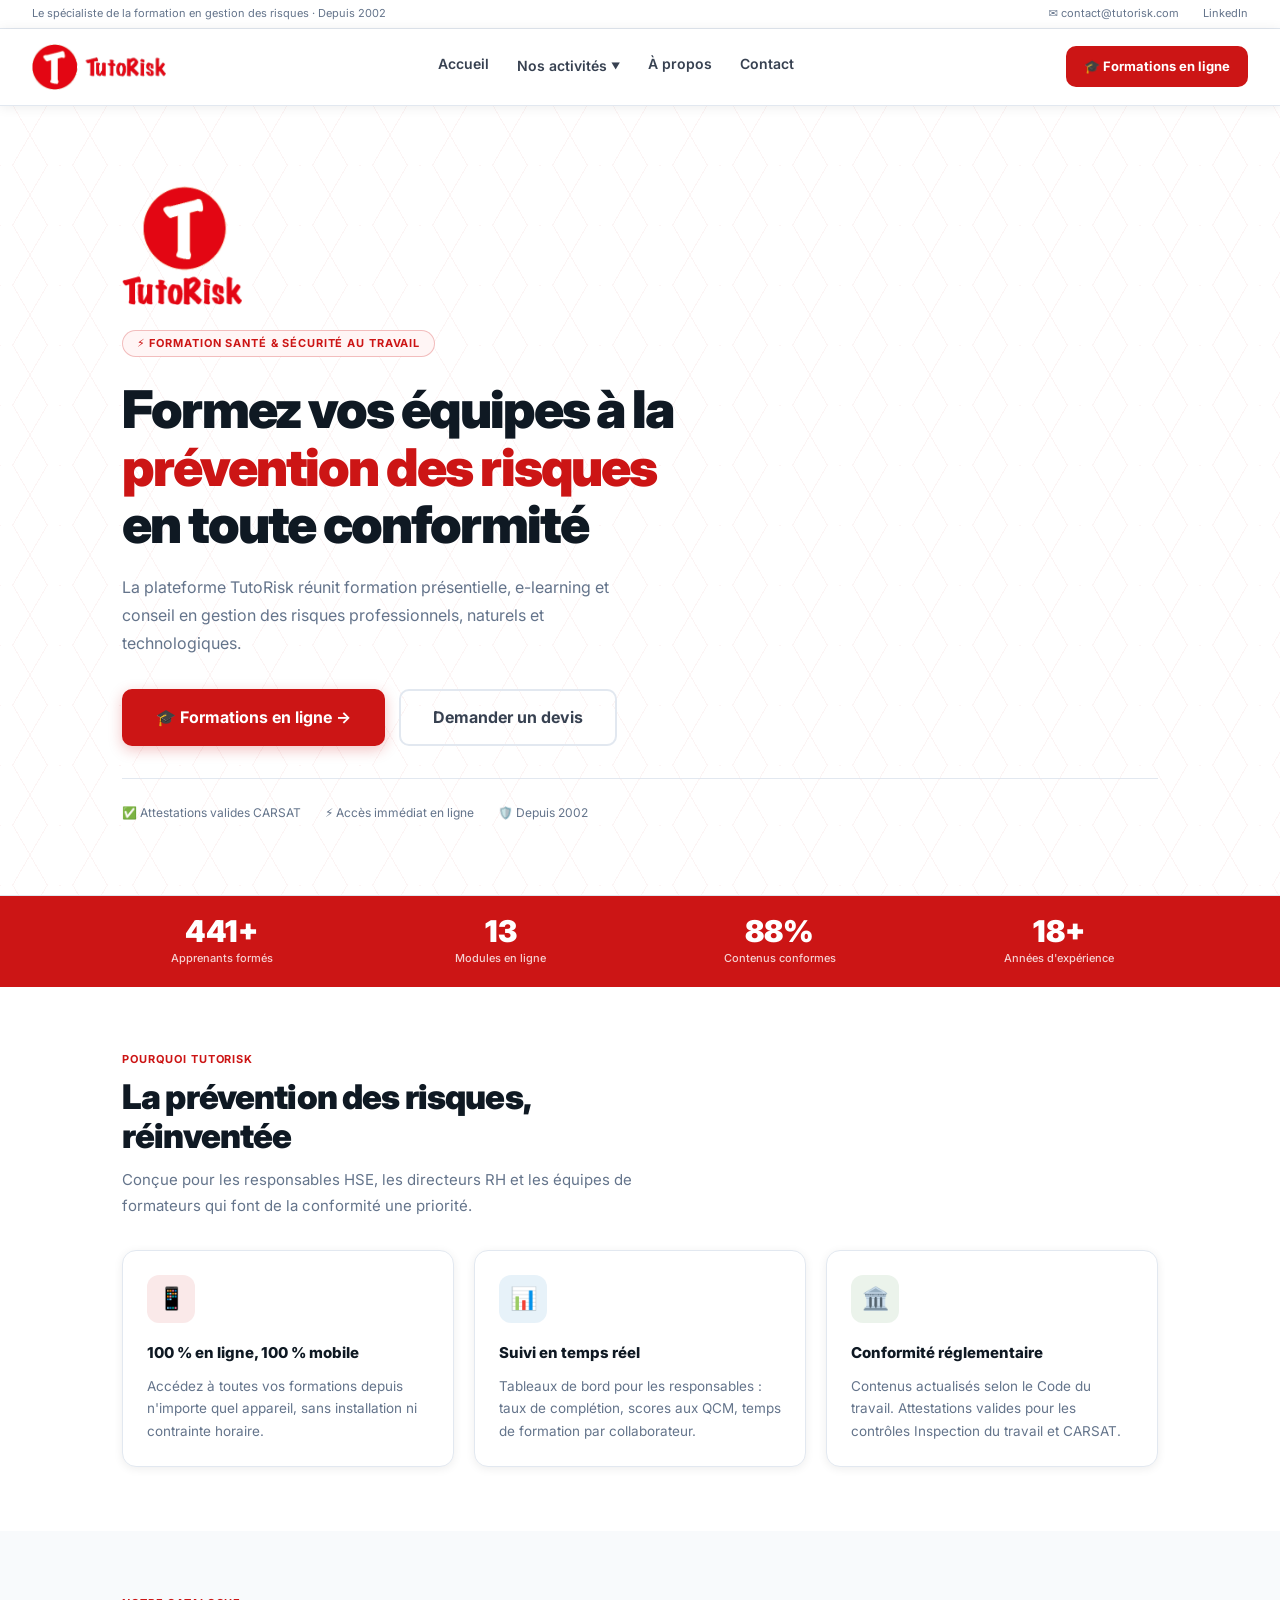
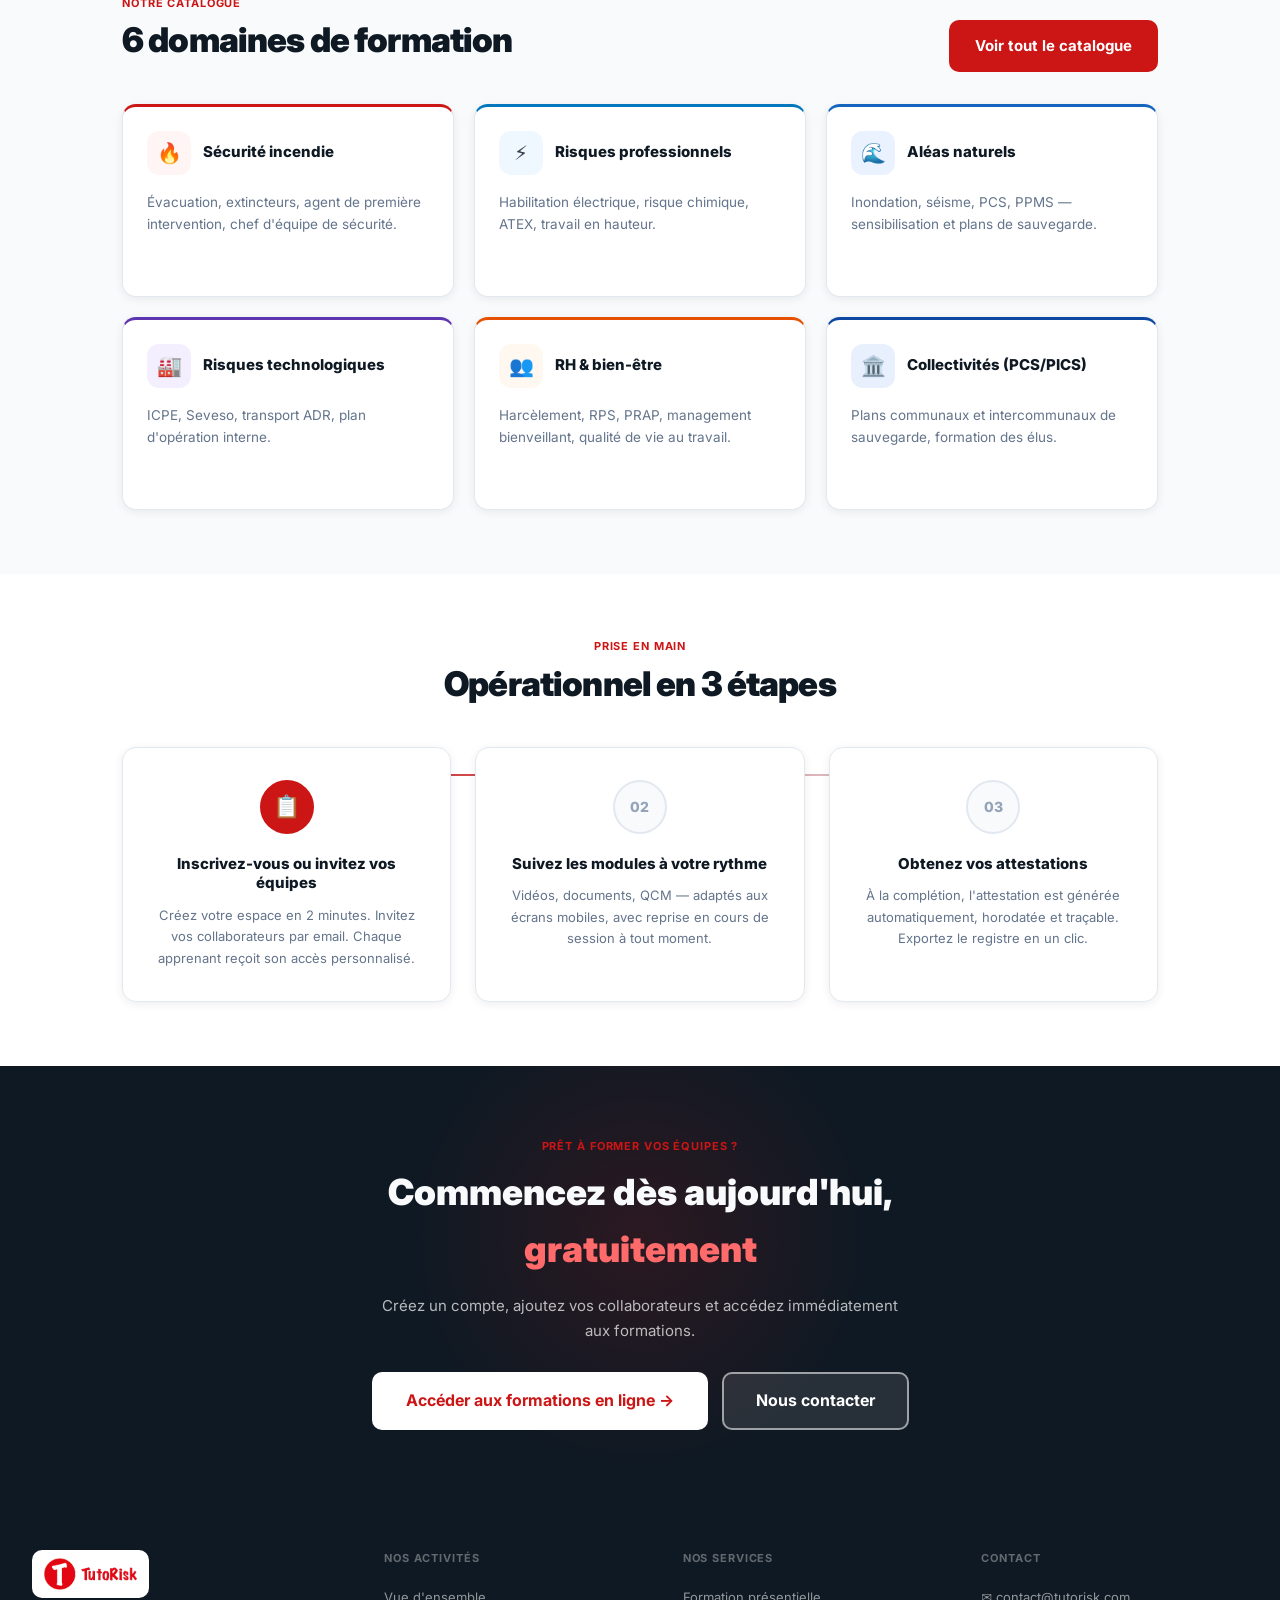
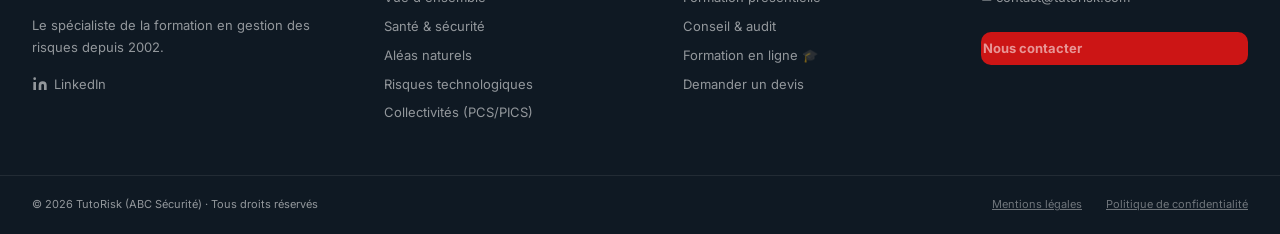
<file: index.html>
<!DOCTYPE html>
<html lang="fr">
<head>
  <meta charset="UTF-8">
  <meta name="viewport" content="width=device-width,initial-scale=1.0">
  <title>TutoRisk — Formation & conseil en gestion des risques depuis 2002</title>
  <meta name="description" content="Spécialiste de la formation en santé & sécurité au travail, aléas naturels et risques technologiques depuis 2002. Formations présentielles, e-learning et conseil.">
  <meta property="og:title" content="TutoRisk — Formation & conseil en gestion des risques depuis 2002">
  <meta property="og:description" content="Spécialiste de la formation en santé & sécurité au travail, aléas naturels et risques technologiques depuis 2002. Formations présentielles, e-learning et conseil.">
<link rel="icon" type="image/png" sizes="32x32" href="/assets/icon-32.png">
<link rel="icon" type="image/png" sizes="16x16" href="/assets/icon-16.png">
<link rel="icon" href="/assets/favicon.ico" sizes="any">
<link rel="apple-touch-icon" href="/assets/icon-180.png">
<link rel="manifest" href="/assets/site.webmanifest">
<meta name="theme-color" content="#CC1515">
<meta property="og:image" content="https://tutorisk.net/assets/icon-512.png">
  <link rel="preconnect" href="https://fonts.googleapis.com">
  <link href="https://fonts.googleapis.com/css2?family=Inter:wght@400;500;600;700;800;900&display=swap" rel="stylesheet">
  <link rel="stylesheet" href="/css/style.css?v=2">
</head>
<body>
<div class="topbar">
  <span>Le spécialiste de la formation en gestion des risques · Depuis 2002</span>
  <div class="topbar-links">
    <a href="mailto:contact@tutorisk.com">✉ contact@tutorisk.com</a>
    <a href="https://linkedin.com/company/tutorisk" target="_blank" rel="noreferrer">LinkedIn</a>
  </div>
</div>
<nav class="navbar" id="navbar">
  <div class="nav-inner">
    <a href="/index.html" class="nav-logo" aria-label="TutoRisk — accueil"><img src="/assets/logo-horizontal.png?v=2" alt="TutoRisk" class="nav-logo-img"></a>
    <div class="nav-links" id="nav-links">
      <a href="/index.html">Accueil</a>
      <div class="nav-dropdown" id="dropdown-activites">
        <button class="nav-dropdown-trigger" aria-expanded="false" aria-haspopup="true">Nos activités <span class="chevron">▼</span></button>
        <div class="nav-dropdown-menu" role="menu">
          <a href="/nos-activites.html">📋 Vue d'ensemble</a>
          <div class="dropdown-divider"></div>
          <a href="/sante-securite.html">👷 Santé &amp; sécurité au travail</a>
          <a href="/aleas-naturels.html">🌊 Aléas naturels</a>
          <a href="/risques-technologiques.html">🏭 Risques technologiques</a>
          <a href="/collectivites.html">🏛️ Collectivités (PCS/PICS)</a>
          <div class="dropdown-divider"></div>
          <a href="/formation-presentielle.html">👥 Formation présentielle</a>
          <a href="/conseil-audit.html">🔍 Conseil &amp; audit</a>
        </div>
      </div>
      <a href="/a-propos.html">À propos</a>
      <a href="/contact.html">Contact</a>
    </div>
    <div class="nav-actions">
      <a href="https://formation.tutorisk.com" target="_blank" rel="noreferrer" class="btn btn-red btn-sm">🎓 Formations en ligne</a>
      <button class="burger" id="burger" aria-label="Menu" aria-expanded="false"><span></span><span></span><span></span></button>
    </div>
  </div>
  <div class="nav-mobile" id="nav-mobile" hidden>
    <a href="/index.html">Accueil</a>
    <div class="mobile-section">Nos activités</div>
    <a href="/nos-activites.html" class="indent">Vue d'ensemble</a>
    <a href="/sante-securite.html" class="indent">👷 Santé &amp; sécurité</a>
    <a href="/aleas-naturels.html" class="indent">🌊 Aléas naturels</a>
    <a href="/risques-technologiques.html" class="indent">🏭 Risques technologiques</a>
    <a href="/collectivites.html" class="indent">🏛️ Collectivités</a>
    <a href="/formation-presentielle.html" class="indent">👥 Formation présentielle</a>
    <a href="/conseil-audit.html" class="indent">🔍 Conseil &amp; audit</a>
    <a href="/a-propos.html">À propos</a>
    <a href="/contact.html">Contact</a>
    <a href="https://formation.tutorisk.com" target="_blank" class="mobile-cta">🎓 Accéder aux formations en ligne</a>
  </div>
</nav>

<section class="hero">
  <div class="hero-pattern" aria-hidden="true"></div>
  <div class="hero-inner">
    <img src="/assets/logo-tutorisk.png?v=2" alt="TutoRisk" class="hero-logo">
    <div class="hero-tag">⚡ Formation Santé &amp; Sécurité au Travail</div>
    <h1 class="fade-in">Formez vos équipes à la<br><span class="accent">prévention des risques</span><br>en toute conformité</h1>
    <p class="hero-sub fade-in fade-in-1">La plateforme TutoRisk réunit formation présentielle, e-learning et conseil en gestion des risques professionnels, naturels et technologiques.</p>
    <div class="hero-ctas fade-in fade-in-2">
      <a href="https://formation.tutorisk.com" target="_blank" rel="noreferrer" class="btn btn-white btn-lg">🎓 Formations en ligne →</a>
      <a href="/contact.html" class="btn btn-outline-white btn-lg">Demander un devis</a>
    </div>
    <div class="hero-badges fade-in fade-in-3">
      <span>✅ Attestations valides CARSAT</span>
      <span>⚡ Accès immédiat en ligne</span>
      <span>🛡️ Depuis 2002</span>
    </div>
  </div>
</section>
<div class="stats-bar">
  <div class="stats-bar-inner">
    <div class="stat-item"><div class="stat-num"><span data-count="500" data-suffix="+">500+</span></div><div class="stat-label">Apprenants formés</div></div>
    <div class="stat-item"><div class="stat-num"><span data-count="15">15</span></div><div class="stat-label">Modules en ligne</div></div>
    <div class="stat-item"><div class="stat-num"><span data-count="100" data-suffix="%">100%</span></div><div class="stat-label">Contenus conformes</div></div>
    <div class="stat-item"><div class="stat-num"><span data-count="20" data-suffix="+">20+</span></div><div class="stat-label">Années d'expérience</div></div>
  </div>
</div>
<section class="section">
  <div class="container">
    <div class="label">Pourquoi TutoRisk</div>
    <h2 class="section-title">La prévention des risques,<br>réinventée</h2>
    <p class="section-subtitle">Conçue pour les responsables HSE, les directeurs RH et les équipes de formateurs qui font de la conformité une priorité.</p>
    <div class="grid-3" style="margin-top:2rem">
      <div class="card card-lift fade-in"><div class="feature-icon" style="background:#CC151518">📱</div><h3 style="font-size:.9375rem;font-weight:800;color:var(--dark);margin-bottom:.625rem">100 % en ligne, 100 % mobile</h3><p style="font-size:.84375rem;color:var(--text-light);line-height:1.65">Accédez à toutes vos formations depuis n'importe quel appareil, sans installation ni contrainte horaire.</p></div>
      <div class="card card-lift fade-in fade-in-1"><div class="feature-icon" style="background:#0277BD18">📊</div><h3 style="font-size:.9375rem;font-weight:800;color:var(--dark);margin-bottom:.625rem">Suivi en temps réel</h3><p style="font-size:.84375rem;color:var(--text-light);line-height:1.65">Tableaux de bord pour les responsables : taux de complétion, scores aux QCM, temps de formation par collaborateur.</p></div>
      <div class="card card-lift fade-in fade-in-2"><div class="feature-icon" style="background:#2E7D3218">🏛️</div><h3 style="font-size:.9375rem;font-weight:800;color:var(--dark);margin-bottom:.625rem">Conformité réglementaire</h3><p style="font-size:.84375rem;color:var(--text-light);line-height:1.65">Contenus actualisés selon le Code du travail. Attestations valides pour les contrôles Inspection du travail et CARSAT.</p></div>
    </div>
  </div>
</section>
<section class="section" style="background:var(--bg)">
  <div class="container">
    <div style="display:flex;justify-content:space-between;align-items:flex-end;flex-wrap:wrap;gap:1rem;margin-bottom:2rem">
      <div><div class="label">Notre catalogue</div><h2 class="section-title">6 domaines de formation</h2></div>
      <a href="https://formation.tutorisk.com" target="_blank" rel="noreferrer" class="btn btn-red">Voir tout le catalogue</a>
    </div>
    <div class="grid-3">
      <a href="/sante-securite.html" class="domain-card" style="border-top-color:#CC1515"><div class="domain-card-header"><div class="domain-card-icon" style="background:#FFF5F5">🔥</div><div class="domain-card-title">Sécurité incendie</div></div><p>Évacuation, extincteurs, agent de première intervention, chef d'équipe de sécurité.</p><div class="domain-cta" style="color:#CC1515">Découvrir →</div></a>
      <a href="/sante-securite.html" class="domain-card" style="border-top-color:#0277BD"><div class="domain-card-header"><div class="domain-card-icon" style="background:#EFF8FF">⚡</div><div class="domain-card-title">Risques professionnels</div></div><p>Habilitation électrique, risque chimique, ATEX, travail en hauteur.</p><div class="domain-cta" style="color:#0277BD">Découvrir →</div></a>
      <a href="/aleas-naturels.html" class="domain-card" style="border-top-color:#1565C0"><div class="domain-card-header"><div class="domain-card-icon" style="background:#EBF2FF">🌊</div><div class="domain-card-title">Aléas naturels</div></div><p>Inondation, séisme, PCS, PPMS — sensibilisation et plans de sauvegarde.</p><div class="domain-cta" style="color:#1565C0">Découvrir →</div></a>
      <a href="/risques-technologiques.html" class="domain-card" style="border-top-color:#5E35B1"><div class="domain-card-header"><div class="domain-card-icon" style="background:#F3EFFF">🏭</div><div class="domain-card-title">Risques technologiques</div></div><p>ICPE, Seveso, transport ADR, plan d'opération interne.</p><div class="domain-cta" style="color:#5E35B1">Découvrir →</div></a>
      <a href="/sante-securite.html" class="domain-card" style="border-top-color:#E65100"><div class="domain-card-header"><div class="domain-card-icon" style="background:#FFF8F0">👥</div><div class="domain-card-title">RH &amp; bien-être</div></div><p>Harcèlement, RPS, PRAP, management bienveillant, qualité de vie au travail.</p><div class="domain-cta" style="color:#E65100">Découvrir →</div></a>
      <a href="/collectivites.html" class="domain-card" style="border-top-color:#0D47A1"><div class="domain-card-header"><div class="domain-card-icon" style="background:#E8F0FE">🏛️</div><div class="domain-card-title">Collectivités (PCS/PICS)</div></div><p>Plans communaux et intercommunaux de sauvegarde, formation des élus.</p><div class="domain-cta" style="color:#0D47A1">Découvrir →</div></a>
    </div>
  </div>
</section>
<section class="section">
  <div class="container">
    <div style="text-align:center;margin-bottom:2.75rem"><div class="label">Prise en main</div><h2 class="section-title">Opérationnel en 3 étapes</h2></div>
    <div class="steps-grid">
      <div class="step-card card-lift fade-in"><div class="step-num active">📋</div><div class="step-title">Inscrivez-vous ou invitez vos équipes</div><p class="step-desc">Créez votre espace en 2 minutes. Invitez vos collaborateurs par email. Chaque apprenant reçoit son accès personnalisé.</p></div>
      <div class="step-card card-lift fade-in fade-in-1"><div class="step-num">02</div><div class="step-title">Suivez les modules à votre rythme</div><p class="step-desc">Vidéos, documents, QCM — adaptés aux écrans mobiles, avec reprise en cours de session à tout moment.</p></div>
      <div class="step-card card-lift fade-in fade-in-2"><div class="step-num">03</div><div class="step-title">Obtenez vos attestations</div><p class="step-desc">À la complétion, l'attestation est générée automatiquement, horodatée et traçable. Exportez le registre en un clic.</p></div>
    </div>
  </div>
</section>
<section class="cta-section">
  <div class="hero-glow" aria-hidden="true"></div>
  <div style="position:relative;z-index:1">
    <div class="label">Prêt à former vos équipes ?</div>
    <h2>Commencez dès aujourd'hui,<br><span style="color:#FF6B6B">gratuitement</span></h2>
    <p>Créez un compte, ajoutez vos collaborateurs et accédez immédiatement aux formations.</p>
    <div class="cta-buttons">
      <a href="https://formation.tutorisk.com" target="_blank" rel="noreferrer" class="btn btn-white btn-lg">Accéder aux formations en ligne →</a>
      <a href="/contact.html" class="btn btn-outline-white btn-lg">Nous contacter</a>
    </div>
  </div>
</section>
<footer class="footer">
  <div class="footer-inner">
    <div class="footer-brand">
      <a href="/index.html" class="footer-logo" aria-label="TutoRisk — accueil"><img src="/assets/logo-horizontal.png?v=2" alt="TutoRisk" class="footer-logo-img"></a>
      <p>Le spécialiste de la formation en gestion des risques depuis 2002.</p>
      <a href="https://linkedin.com/company/tutorisk" target="_blank" rel="noreferrer" class="footer-linkedin">
        <svg width="16" height="16" viewBox="0 0 24 24" fill="currentColor"><path d="M16 8a6 6 0 016 6v7h-4v-7a2 2 0 00-4 0v7h-4v-7a6 6 0 016-6zM2 9h4v12H2z"/><circle cx="4" cy="4" r="2"/></svg>
        LinkedIn
      </a>
    </div>
    <div class="footer-col">
      <div class="footer-heading">Nos activités</div>
      <a href="/nos-activites.html">Vue d'ensemble</a>
      <a href="/sante-securite.html">Santé &amp; sécurité</a>
      <a href="/aleas-naturels.html">Aléas naturels</a>
      <a href="/risques-technologiques.html">Risques technologiques</a>
      <a href="/collectivites.html">Collectivités (PCS/PICS)</a>
    </div>
    <div class="footer-col">
      <div class="footer-heading">Nos services</div>
      <a href="/formation-presentielle.html">Formation présentielle</a>
      <a href="/conseil-audit.html">Conseil &amp; audit</a>
      <a href="https://formation.tutorisk.com" target="_blank" rel="noreferrer">Formation en ligne 🎓</a>
      <a href="/contact.html">Demander un devis</a>
    </div>
    <div class="footer-col">
      <div class="footer-heading">Contact</div>
      <a href="mailto:contact@tutorisk.com">✉ contact@tutorisk.com</a>
      <div style="margin-top:1.25rem"><a href="/contact.html" class="btn btn-red btn-sm">Nous contacter</a></div>
    </div>
  </div>
  <div class="footer-bottom">
    <span>© 2026 TutoRisk (ABC Sécurité) · Tous droits réservés</span>
    <div class="footer-bottom-links">
      <a href="/mentions-legales.html">Mentions légales</a>
      <a href="/politique-confidentialite.html">Politique de confidentialité</a>
    </div>
  </div>
</footer>
<script src="/js/config.js?v=2"></script>
<script src="/js/main.js?v=2"></script>
</body></html>
</file>
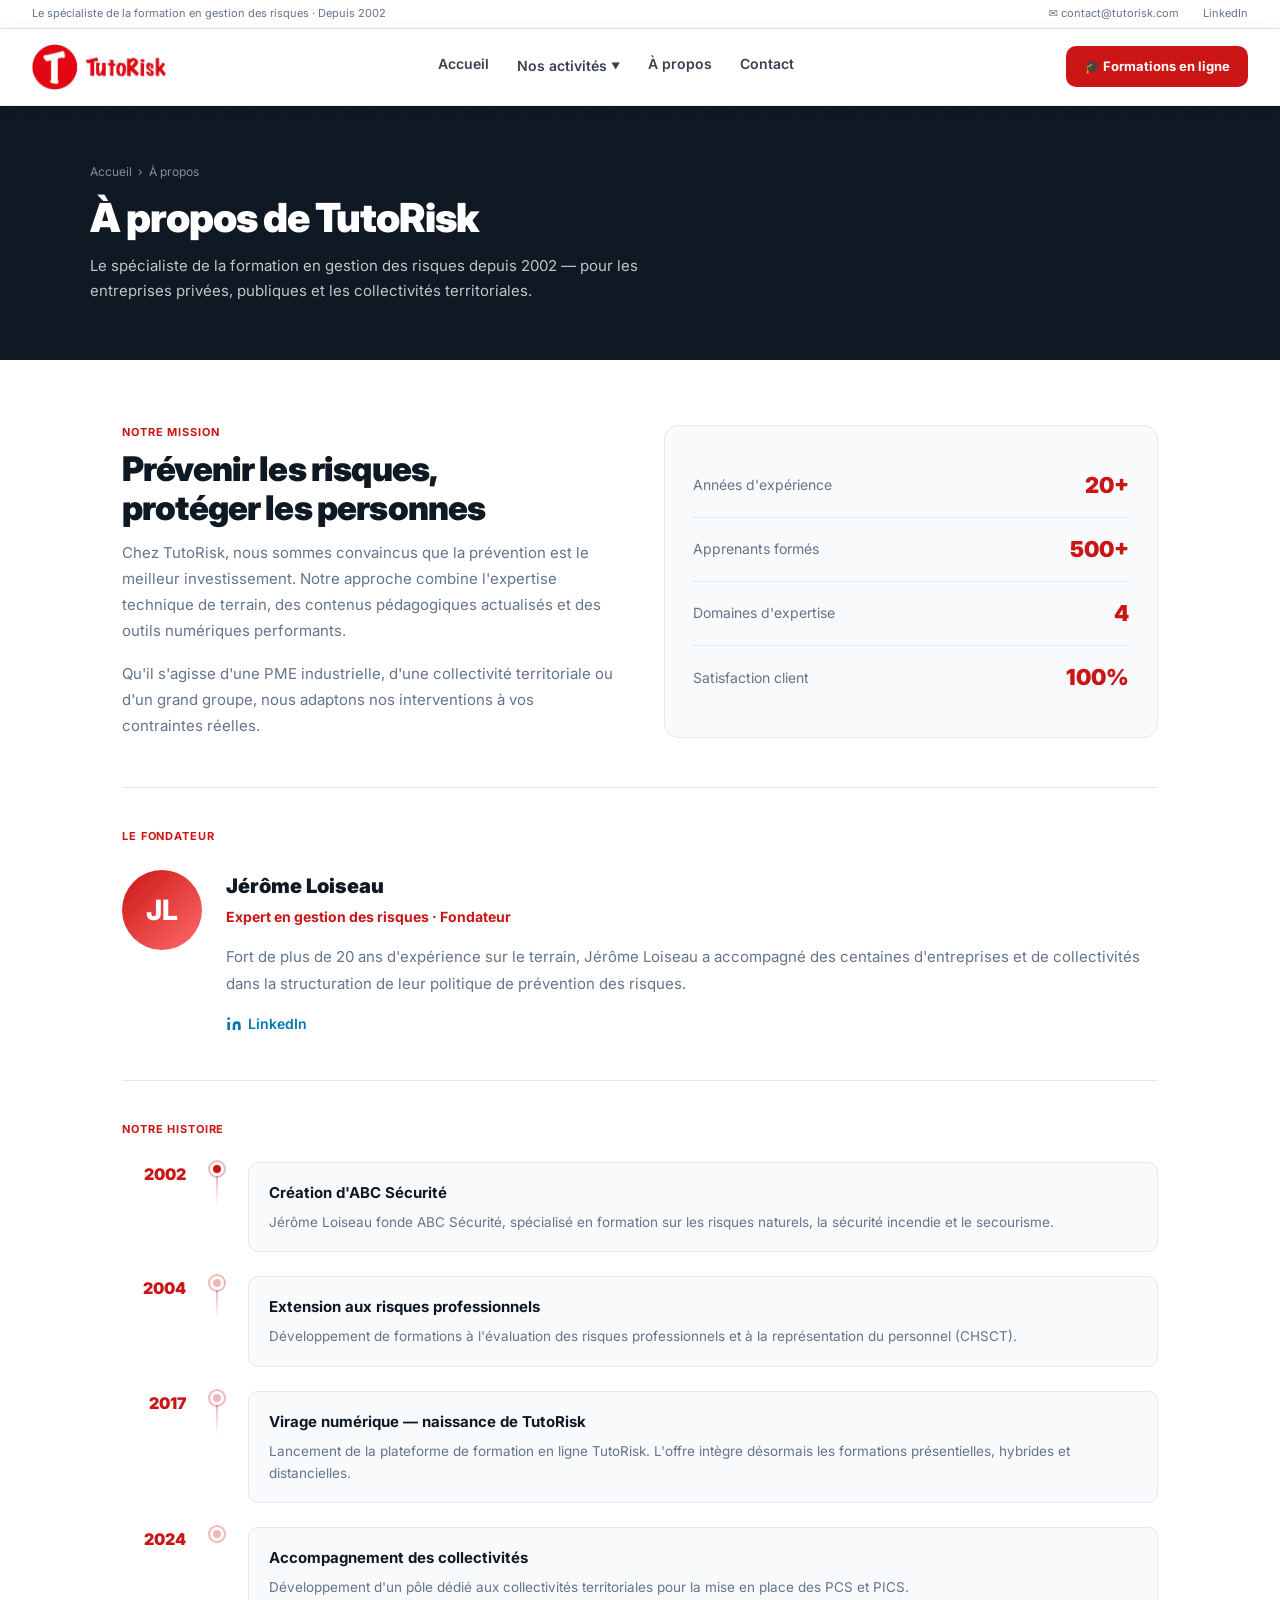
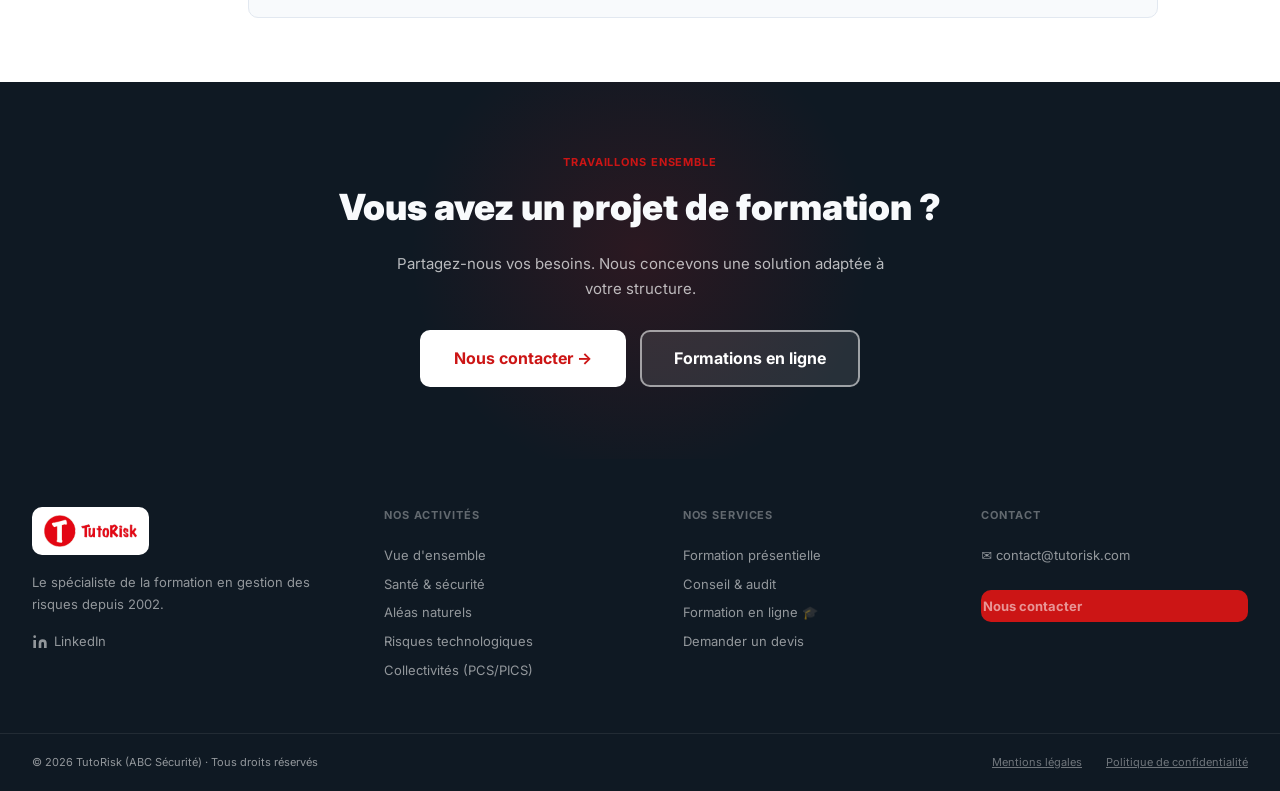
<file: a-propos.html>
<!DOCTYPE html><html lang="fr"><head>
<meta charset="UTF-8"><meta name="viewport" content="width=device-width,initial-scale=1.0">
<title>À propos — TutoRisk, expert en gestion des risques depuis 2002</title><meta name="description" content="Découvrez l'histoire de TutoRisk fondée en 2002 par Jérôme Loiseau. Spécialiste de la formation en santé-sécurité, aléas naturels et risques technologiques.">
<link rel="icon" type="image/png" sizes="32x32" href="/assets/icon-32.png">
<link rel="icon" type="image/png" sizes="16x16" href="/assets/icon-16.png">
<link rel="icon" href="/assets/favicon.ico" sizes="any">
<link rel="apple-touch-icon" href="/assets/icon-180.png">
<link rel="manifest" href="/assets/site.webmanifest">
<meta name="theme-color" content="#CC1515">
<meta property="og:image" content="https://tutorisk.net/assets/icon-512.png">
<link rel="preconnect" href="https://fonts.googleapis.com">
<link href="https://fonts.googleapis.com/css2?family=Inter:wght@400;500;600;700;800;900&display=swap" rel="stylesheet">
<link rel="stylesheet" href="/css/style.css?v=2">
</head><body>
<div class="topbar">
  <span>Le spécialiste de la formation en gestion des risques · Depuis 2002</span>
  <div class="topbar-links">
    <a href="mailto:contact@tutorisk.com">✉ contact@tutorisk.com</a>
    <a href="https://linkedin.com/company/tutorisk" target="_blank" rel="noreferrer">LinkedIn</a>
  </div>
</div>
<nav class="navbar" id="navbar">
  <div class="nav-inner">
    <a href="/index.html" class="nav-logo" aria-label="TutoRisk — accueil"><img src="/assets/logo-horizontal.png?v=2" alt="TutoRisk" class="nav-logo-img"></a>
    <div class="nav-links" id="nav-links">
      <a href="/index.html">Accueil</a>
      <div class="nav-dropdown" id="dropdown-activites">
        <button class="nav-dropdown-trigger" aria-expanded="false" aria-haspopup="true">Nos activités <span class="chevron">▼</span></button>
        <div class="nav-dropdown-menu" role="menu">
          <a href="/nos-activites.html">📋 Vue d'ensemble</a>
          <div class="dropdown-divider"></div>
          <a href="/sante-securite.html">👷 Santé &amp; sécurité au travail</a>
          <a href="/aleas-naturels.html">🌊 Aléas naturels</a>
          <a href="/risques-technologiques.html">🏭 Risques technologiques</a>
          <a href="/collectivites.html">🏛️ Collectivités (PCS/PICS)</a>
          <div class="dropdown-divider"></div>
          <a href="/formation-presentielle.html">👥 Formation présentielle</a>
          <a href="/conseil-audit.html">🔍 Conseil &amp; audit</a>
        </div>
      </div>
      <a href="/a-propos.html">À propos</a>
      <a href="/contact.html">Contact</a>
    </div>
    <div class="nav-actions">
      <a href="https://formation.tutorisk.com" target="_blank" rel="noreferrer" class="btn btn-red btn-sm">🎓 Formations en ligne</a>
      <button class="burger" id="burger" aria-label="Menu" aria-expanded="false"><span></span><span></span><span></span></button>
    </div>
  </div>
  <div class="nav-mobile" id="nav-mobile" hidden>
    <a href="/index.html">Accueil</a>
    <div class="mobile-section">Nos activités</div>
    <a href="/nos-activites.html" class="indent">Vue d'ensemble</a>
    <a href="/sante-securite.html" class="indent">👷 Santé &amp; sécurité</a>
    <a href="/aleas-naturels.html" class="indent">🌊 Aléas naturels</a>
    <a href="/risques-technologiques.html" class="indent">🏭 Risques technologiques</a>
    <a href="/collectivites.html" class="indent">🏛️ Collectivités</a>
    <a href="/formation-presentielle.html" class="indent">👥 Formation présentielle</a>
    <a href="/conseil-audit.html" class="indent">🔍 Conseil &amp; audit</a>
    <a href="/a-propos.html">À propos</a>
    <a href="/contact.html">Contact</a>
    <a href="https://formation.tutorisk.com" target="_blank" class="mobile-cta">🎓 Accéder aux formations en ligne</a>
  </div>
</nav>

<div class="page-hero"><div class="hero-pattern" aria-hidden="true"></div><div class="page-hero-inner">
  <nav class="breadcrumb"><a href="/index.html">Accueil</a><span>›</span><span>À propos</span></nav>
  <h1>À propos de TutoRisk</h1>
  <p class="subtitle">Le spécialiste de la formation en gestion des risques depuis 2002 — pour les entreprises privées, publiques et les collectivités territoriales.</p>
</div></div>
<section class="section"><div class="container">
  <div class="grid-2" style="gap:3rem;align-items:center;margin-bottom:3rem">
    <div>
      <div class="label">Notre mission</div>
      <h2 class="section-title">Prévenir les risques,<br>protéger les personnes</h2>
      <p style="font-size:.9375rem;color:var(--text-light);line-height:1.75;margin-bottom:1rem">Chez TutoRisk, nous sommes convaincus que la prévention est le meilleur investissement. Notre approche combine l'expertise technique de terrain, des contenus pédagogiques actualisés et des outils numériques performants.</p>
      <p style="font-size:.9375rem;color:var(--text-light);line-height:1.75">Qu'il s'agisse d'une PME industrielle, d'une collectivité territoriale ou d'un grand groupe, nous adaptons nos interventions à vos contraintes réelles.</p>
    </div>
    <div class="stats-box">
      <div class="stats-box-row"><span class="stats-box-lbl">Années d'expérience</span><span class="stats-box-val">20+</span></div>
      <div class="stats-box-row"><span class="stats-box-lbl">Apprenants formés</span><span class="stats-box-val">500+</span></div>
      <div class="stats-box-row"><span class="stats-box-lbl">Domaines d'expertise</span><span class="stats-box-val">4</span></div>
      <div class="stats-box-row"><span class="stats-box-lbl">Satisfaction client</span><span class="stats-box-val">100%</span></div>
    </div>
  </div>
  <div style="padding:2.5rem 0;border-top:1px solid var(--border);border-bottom:1px solid var(--border);margin-bottom:2.5rem">
    <div class="label">Le fondateur</div>
    <div class="founder-card" style="margin-top:1.5rem">
      <div class="founder-avatar">JL</div>
      <div style="flex:1;min-width:250px">
        <h2 style="font-size:1.25rem;font-weight:900;color:var(--dark);margin-bottom:.25rem">Jérôme Loiseau</h2>
        <div style="font-size:.875rem;color:var(--red);font-weight:700;margin-bottom:1rem">Expert en gestion des risques · Fondateur</div>
        <p style="font-size:.9375rem;color:var(--text-light);line-height:1.75;margin-bottom:1rem">Fort de plus de 20 ans d'expérience sur le terrain, Jérôme Loiseau a accompagné des centaines d'entreprises et de collectivités dans la structuration de leur politique de prévention des risques.</p>
        <a href="https://linkedin.com/company/tutorisk" target="_blank" rel="noreferrer" style="display:inline-flex;align-items:center;gap:.375rem;color:#0077B5;font-size:.875rem;font-weight:600;text-decoration:none">
          <svg width="16" height="16" viewBox="0 0 24 24" fill="#0077B5"><path d="M16 8a6 6 0 016 6v7h-4v-7a2 2 0 00-4 0v7h-4v-7a6 6 0 016-6zM2 9h4v12H2z"/><circle cx="4" cy="4" r="2"/></svg>LinkedIn
        </a>
      </div>
    </div>
  </div>
  <div class="label">Notre histoire</div>
  <div class="timeline-simple" style="margin-top:1.5rem">
    <div class="tl-row"><div class="tl-left"><span class="year">2002</span></div><div class="tl-dot-col"><div class="tl-dot" style="background:var(--red)"></div><div class="tl-line"></div></div><div class="tl-card" style="flex:1;background:var(--bg);border:1px solid var(--border);border-radius:var(--radius);padding:1.125rem 1.25rem"><h3 style="font-size:.9375rem;font-weight:700;color:var(--dark);margin-bottom:.375rem">Création d'ABC Sécurité</h3><p style="font-size:.84375rem;color:var(--text-light);line-height:1.65">Jérôme Loiseau fonde ABC Sécurité, spécialisé en formation sur les risques naturels, la sécurité incendie et le secourisme.</p></div></div>
    <div class="tl-row"><div class="tl-left"><span class="year">2004</span></div><div class="tl-dot-col"><div class="tl-dot" style="background:rgba(204,21,21,.3)"></div><div class="tl-line"></div></div><div class="tl-card" style="flex:1;background:var(--bg);border:1px solid var(--border);border-radius:var(--radius);padding:1.125rem 1.25rem"><h3 style="font-size:.9375rem;font-weight:700;color:var(--dark);margin-bottom:.375rem">Extension aux risques professionnels</h3><p style="font-size:.84375rem;color:var(--text-light);line-height:1.65">Développement de formations à l'évaluation des risques professionnels et à la représentation du personnel (CHSCT).</p></div></div>
    <div class="tl-row"><div class="tl-left"><span class="year">2017</span></div><div class="tl-dot-col"><div class="tl-dot" style="background:rgba(204,21,21,.3)"></div><div class="tl-line"></div></div><div class="tl-card" style="flex:1;background:var(--bg);border:1px solid var(--border);border-radius:var(--radius);padding:1.125rem 1.25rem"><h3 style="font-size:.9375rem;font-weight:700;color:var(--dark);margin-bottom:.375rem">Virage numérique — naissance de TutoRisk</h3><p style="font-size:.84375rem;color:var(--text-light);line-height:1.65">Lancement de la plateforme de formation en ligne TutoRisk. L'offre intègre désormais les formations présentielles, hybrides et distancielles.</p></div></div>
    <div class="tl-row"><div class="tl-left"><span class="year">2024</span></div><div class="tl-dot-col"><div class="tl-dot" style="background:rgba(204,21,21,.3)"></div></div><div class="tl-card" style="flex:1;background:var(--bg);border:1px solid var(--border);border-radius:var(--radius);padding:1.125rem 1.25rem"><h3 style="font-size:.9375rem;font-weight:700;color:var(--dark);margin-bottom:.375rem">Accompagnement des collectivités</h3><p style="font-size:.84375rem;color:var(--text-light);line-height:1.65">Développement d'un pôle dédié aux collectivités territoriales pour la mise en place des PCS et PICS.</p></div></div>
  </div>
</div></section>
<section class="cta-section"><div class="hero-glow" aria-hidden="true"></div><div style="position:relative;z-index:1">
  <div class="label">Travaillons ensemble</div><h2>Vous avez un projet de formation ?</h2>
  <p>Partagez-nous vos besoins. Nous concevons une solution adaptée à votre structure.</p>
  <div class="cta-buttons"><a href="/contact.html" class="btn btn-white btn-lg">Nous contacter →</a><a href="https://formation.tutorisk.com" target="_blank" rel="noreferrer" class="btn btn-outline-white btn-lg">Formations en ligne</a></div>
</div></section>
<footer class="footer">
  <div class="footer-inner">
    <div class="footer-brand">
      <a href="/index.html" class="footer-logo" aria-label="TutoRisk — accueil"><img src="/assets/logo-horizontal.png?v=2" alt="TutoRisk" class="footer-logo-img"></a>
      <p>Le spécialiste de la formation en gestion des risques depuis 2002.</p>
      <a href="https://linkedin.com/company/tutorisk" target="_blank" rel="noreferrer" class="footer-linkedin">
        <svg width="16" height="16" viewBox="0 0 24 24" fill="currentColor"><path d="M16 8a6 6 0 016 6v7h-4v-7a2 2 0 00-4 0v7h-4v-7a6 6 0 016-6zM2 9h4v12H2z"/><circle cx="4" cy="4" r="2"/></svg>
        LinkedIn
      </a>
    </div>
    <div class="footer-col">
      <div class="footer-heading">Nos activités</div>
      <a href="/nos-activites.html">Vue d'ensemble</a>
      <a href="/sante-securite.html">Santé &amp; sécurité</a>
      <a href="/aleas-naturels.html">Aléas naturels</a>
      <a href="/risques-technologiques.html">Risques technologiques</a>
      <a href="/collectivites.html">Collectivités (PCS/PICS)</a>
    </div>
    <div class="footer-col">
      <div class="footer-heading">Nos services</div>
      <a href="/formation-presentielle.html">Formation présentielle</a>
      <a href="/conseil-audit.html">Conseil &amp; audit</a>
      <a href="https://formation.tutorisk.com" target="_blank" rel="noreferrer">Formation en ligne 🎓</a>
      <a href="/contact.html">Demander un devis</a>
    </div>
    <div class="footer-col">
      <div class="footer-heading">Contact</div>
      <a href="mailto:contact@tutorisk.com">✉ contact@tutorisk.com</a>
      <div style="margin-top:1.25rem"><a href="/contact.html" class="btn btn-red btn-sm">Nous contacter</a></div>
    </div>
  </div>
  <div class="footer-bottom">
    <span>© 2026 TutoRisk (ABC Sécurité) · Tous droits réservés</span>
    <div class="footer-bottom-links">
      <a href="/mentions-legales.html">Mentions légales</a>
      <a href="/politique-confidentialite.html">Politique de confidentialité</a>
    </div>
  </div>
</footer>
<script src="/js/config.js?v=2"></script>
<script src="/js/main.js?v=2"></script>
</body></html>
</file>
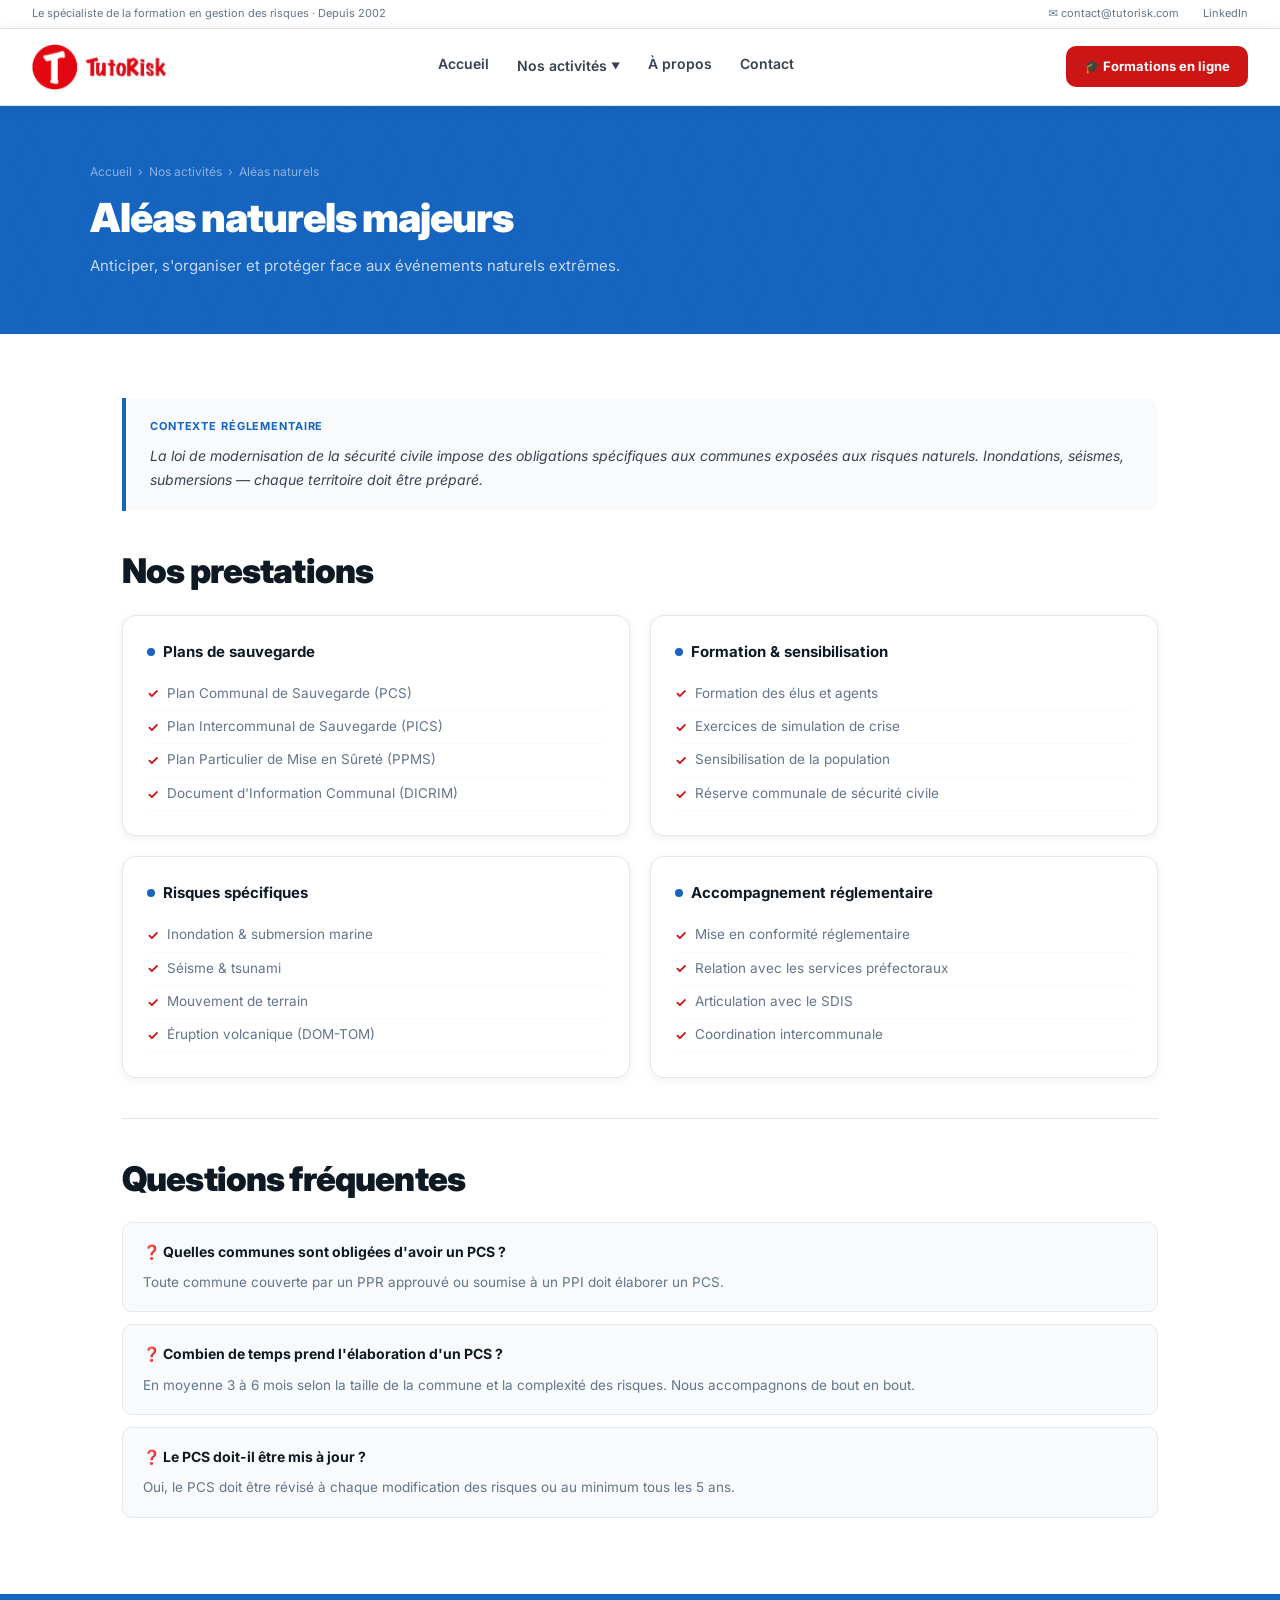
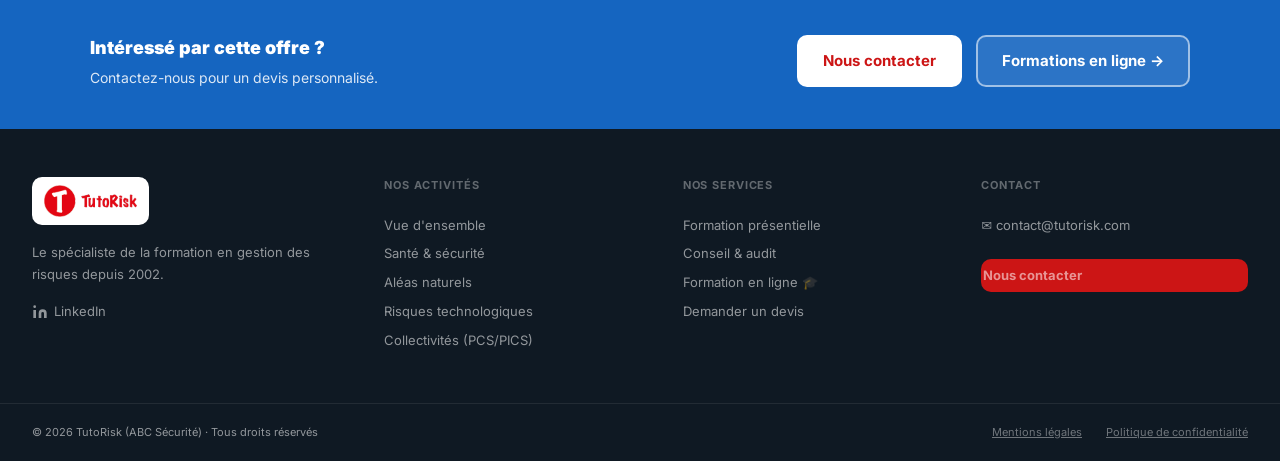
<file: aleas-naturels.html>
<!DOCTYPE html><html lang="fr"><head>
<meta charset="UTF-8"><meta name="viewport" content="width=device-width,initial-scale=1.0">
<title>Aléas naturels — PCS, PICS, Formation | TutoRisk</title><meta name="description" content="Accompagnement PCS, PICS, PPMS, DICRIM. Formations aux risques naturels pour entreprises et collectivités.">
<link rel="icon" type="image/png" sizes="32x32" href="/assets/icon-32.png">
<link rel="icon" type="image/png" sizes="16x16" href="/assets/icon-16.png">
<link rel="icon" href="/assets/favicon.ico" sizes="any">
<link rel="apple-touch-icon" href="/assets/icon-180.png">
<link rel="manifest" href="/assets/site.webmanifest">
<meta name="theme-color" content="#CC1515">
<meta property="og:image" content="https://tutorisk.net/assets/icon-512.png">
<link rel="preconnect" href="https://fonts.googleapis.com">
<link href="https://fonts.googleapis.com/css2?family=Inter:wght@400;500;600;700;800;900&display=swap" rel="stylesheet">
<link rel="stylesheet" href="/css/style.css?v=2">
</head><body>
<div class="topbar">
  <span>Le spécialiste de la formation en gestion des risques · Depuis 2002</span>
  <div class="topbar-links">
    <a href="mailto:contact@tutorisk.com">✉ contact@tutorisk.com</a>
    <a href="https://linkedin.com/company/tutorisk" target="_blank" rel="noreferrer">LinkedIn</a>
  </div>
</div>
<nav class="navbar" id="navbar">
  <div class="nav-inner">
    <a href="/index.html" class="nav-logo" aria-label="TutoRisk — accueil"><img src="/assets/logo-horizontal.png?v=2" alt="TutoRisk" class="nav-logo-img"></a>
    <div class="nav-links" id="nav-links">
      <a href="/index.html">Accueil</a>
      <div class="nav-dropdown" id="dropdown-activites">
        <button class="nav-dropdown-trigger" aria-expanded="false" aria-haspopup="true">Nos activités <span class="chevron">▼</span></button>
        <div class="nav-dropdown-menu" role="menu">
          <a href="/nos-activites.html">📋 Vue d'ensemble</a>
          <div class="dropdown-divider"></div>
          <a href="/sante-securite.html">👷 Santé &amp; sécurité au travail</a>
          <a href="/aleas-naturels.html">🌊 Aléas naturels</a>
          <a href="/risques-technologiques.html">🏭 Risques technologiques</a>
          <a href="/collectivites.html">🏛️ Collectivités (PCS/PICS)</a>
          <div class="dropdown-divider"></div>
          <a href="/formation-presentielle.html">👥 Formation présentielle</a>
          <a href="/conseil-audit.html">🔍 Conseil &amp; audit</a>
        </div>
      </div>
      <a href="/a-propos.html">À propos</a>
      <a href="/contact.html">Contact</a>
    </div>
    <div class="nav-actions">
      <a href="https://formation.tutorisk.com" target="_blank" rel="noreferrer" class="btn btn-red btn-sm">🎓 Formations en ligne</a>
      <button class="burger" id="burger" aria-label="Menu" aria-expanded="false"><span></span><span></span><span></span></button>
    </div>
  </div>
  <div class="nav-mobile" id="nav-mobile" hidden>
    <a href="/index.html">Accueil</a>
    <div class="mobile-section">Nos activités</div>
    <a href="/nos-activites.html" class="indent">Vue d'ensemble</a>
    <a href="/sante-securite.html" class="indent">👷 Santé &amp; sécurité</a>
    <a href="/aleas-naturels.html" class="indent">🌊 Aléas naturels</a>
    <a href="/risques-technologiques.html" class="indent">🏭 Risques technologiques</a>
    <a href="/collectivites.html" class="indent">🏛️ Collectivités</a>
    <a href="/formation-presentielle.html" class="indent">👥 Formation présentielle</a>
    <a href="/conseil-audit.html" class="indent">🔍 Conseil &amp; audit</a>
    <a href="/a-propos.html">À propos</a>
    <a href="/contact.html">Contact</a>
    <a href="https://formation.tutorisk.com" target="_blank" class="mobile-cta">🎓 Accéder aux formations en ligne</a>
  </div>
</nav>

<div class="page-hero hero-aleas"><div class="hero-pattern" aria-hidden="true"></div><div class="page-hero-inner">
  <nav class="breadcrumb"><a href="/index.html">Accueil</a><span>›</span><a href="/nos-activites.html">Nos activités</a><span>›</span><span>Aléas naturels</span></nav>
  <h1>Aléas naturels majeurs</h1><p class="subtitle">Anticiper, s'organiser et protéger face aux événements naturels extrêmes.</p>
</div></div>
<section class="section"><div class="container">
  <div class="reglement-box" style="border-left-color:#1565C0"><div class="label" style="color:#1565C0">Contexte réglementaire</div><p>La loi de modernisation de la sécurité civile impose des obligations spécifiques aux communes exposées aux risques naturels. Inondations, séismes, submersions — chaque territoire doit être préparé.</p></div>
  <h2 class="section-title" style="margin-bottom:1.5rem">Nos prestations</h2>
  <div class="grid-2" style="margin-bottom:2.5rem"><div class="card"><h3 style="font-size:.9375rem;font-weight:700;color:var(--dark);margin-bottom:.875rem;display:flex;align-items:center;gap:.5rem"><span style="width:8px;height:8px;border-radius:50%;background:#1565C0;display:inline-block;flex-shrink:0"></span>Plans de sauvegarde</h3><ul class="check-list"><li>Plan Communal de Sauvegarde (PCS)</li><li>Plan Intercommunal de Sauvegarde (PICS)</li><li>Plan Particulier de Mise en Sûreté (PPMS)</li><li>Document d'Information Communal (DICRIM)</li></ul></div><div class="card"><h3 style="font-size:.9375rem;font-weight:700;color:var(--dark);margin-bottom:.875rem;display:flex;align-items:center;gap:.5rem"><span style="width:8px;height:8px;border-radius:50%;background:#1565C0;display:inline-block;flex-shrink:0"></span>Formation &amp; sensibilisation</h3><ul class="check-list"><li>Formation des élus et agents</li><li>Exercices de simulation de crise</li><li>Sensibilisation de la population</li><li>Réserve communale de sécurité civile</li></ul></div><div class="card"><h3 style="font-size:.9375rem;font-weight:700;color:var(--dark);margin-bottom:.875rem;display:flex;align-items:center;gap:.5rem"><span style="width:8px;height:8px;border-radius:50%;background:#1565C0;display:inline-block;flex-shrink:0"></span>Risques spécifiques</h3><ul class="check-list"><li>Inondation &amp; submersion marine</li><li>Séisme &amp; tsunami</li><li>Mouvement de terrain</li><li>Éruption volcanique (DOM-TOM)</li></ul></div><div class="card"><h3 style="font-size:.9375rem;font-weight:700;color:var(--dark);margin-bottom:.875rem;display:flex;align-items:center;gap:.5rem"><span style="width:8px;height:8px;border-radius:50%;background:#1565C0;display:inline-block;flex-shrink:0"></span>Accompagnement réglementaire</h3><ul class="check-list"><li>Mise en conformité réglementaire</li><li>Relation avec les services préfectoraux</li><li>Articulation avec le SDIS</li><li>Coordination intercommunale</li></ul></div></div>
  <div style="border-top:1px solid var(--border);padding-top:2.5rem">
    <h2 class="section-title" style="margin-bottom:1.5rem">Questions fréquentes</h2><div class="faq-item"><div class="faq-q">❓ Quelles communes sont obligées d'avoir un PCS ?</div><div class="faq-a">Toute commune couverte par un PPR approuvé ou soumise à un PPI doit élaborer un PCS.</div></div><div class="faq-item"><div class="faq-q">❓ Combien de temps prend l'élaboration d'un PCS ?</div><div class="faq-a">En moyenne 3 à 6 mois selon la taille de la commune et la complexité des risques. Nous accompagnons de bout en bout.</div></div><div class="faq-item"><div class="faq-q">❓ Le PCS doit-il être mis à jour ?</div><div class="faq-a">Oui, le PCS doit être révisé à chaque modification des risques ou au minimum tous les 5 ans.</div></div>
  </div>
</div></section>
<section style="background:#1565C0;padding:2.5rem 2rem;color:#fff"><div style="max-width:var(--max-width);margin:0 auto;display:flex;justify-content:space-between;align-items:center;flex-wrap:wrap;gap:1rem">
  <div><div style="font-size:1.125rem;font-weight:900;margin-bottom:.25rem">Intéressé par cette offre ?</div><div style="font-size:.875rem;opacity:.85">Contactez-nous pour un devis personnalisé.</div></div>
  <div style="display:flex;gap:.875rem;flex-wrap:wrap"><a href="/contact.html" class="btn btn-white">Nous contacter</a><a href="https://formation.tutorisk.com" target="_blank" rel="noreferrer" class="btn btn-outline-white">Formations en ligne →</a></div>
</div></section>
<footer class="footer">
  <div class="footer-inner">
    <div class="footer-brand">
      <a href="/index.html" class="footer-logo" aria-label="TutoRisk — accueil"><img src="/assets/logo-horizontal.png?v=2" alt="TutoRisk" class="footer-logo-img"></a>
      <p>Le spécialiste de la formation en gestion des risques depuis 2002.</p>
      <a href="https://linkedin.com/company/tutorisk" target="_blank" rel="noreferrer" class="footer-linkedin">
        <svg width="16" height="16" viewBox="0 0 24 24" fill="currentColor"><path d="M16 8a6 6 0 016 6v7h-4v-7a2 2 0 00-4 0v7h-4v-7a6 6 0 016-6zM2 9h4v12H2z"/><circle cx="4" cy="4" r="2"/></svg>
        LinkedIn
      </a>
    </div>
    <div class="footer-col">
      <div class="footer-heading">Nos activités</div>
      <a href="/nos-activites.html">Vue d'ensemble</a>
      <a href="/sante-securite.html">Santé &amp; sécurité</a>
      <a href="/aleas-naturels.html">Aléas naturels</a>
      <a href="/risques-technologiques.html">Risques technologiques</a>
      <a href="/collectivites.html">Collectivités (PCS/PICS)</a>
    </div>
    <div class="footer-col">
      <div class="footer-heading">Nos services</div>
      <a href="/formation-presentielle.html">Formation présentielle</a>
      <a href="/conseil-audit.html">Conseil &amp; audit</a>
      <a href="https://formation.tutorisk.com" target="_blank" rel="noreferrer">Formation en ligne 🎓</a>
      <a href="/contact.html">Demander un devis</a>
    </div>
    <div class="footer-col">
      <div class="footer-heading">Contact</div>
      <a href="mailto:contact@tutorisk.com">✉ contact@tutorisk.com</a>
      <div style="margin-top:1.25rem"><a href="/contact.html" class="btn btn-red btn-sm">Nous contacter</a></div>
    </div>
  </div>
  <div class="footer-bottom">
    <span>© 2026 TutoRisk (ABC Sécurité) · Tous droits réservés</span>
    <div class="footer-bottom-links">
      <a href="/mentions-legales.html">Mentions légales</a>
      <a href="/politique-confidentialite.html">Politique de confidentialité</a>
    </div>
  </div>
</footer>
<script src="/js/config.js?v=2"></script>
<script src="/js/main.js?v=2"></script>
</body></html>
</file>
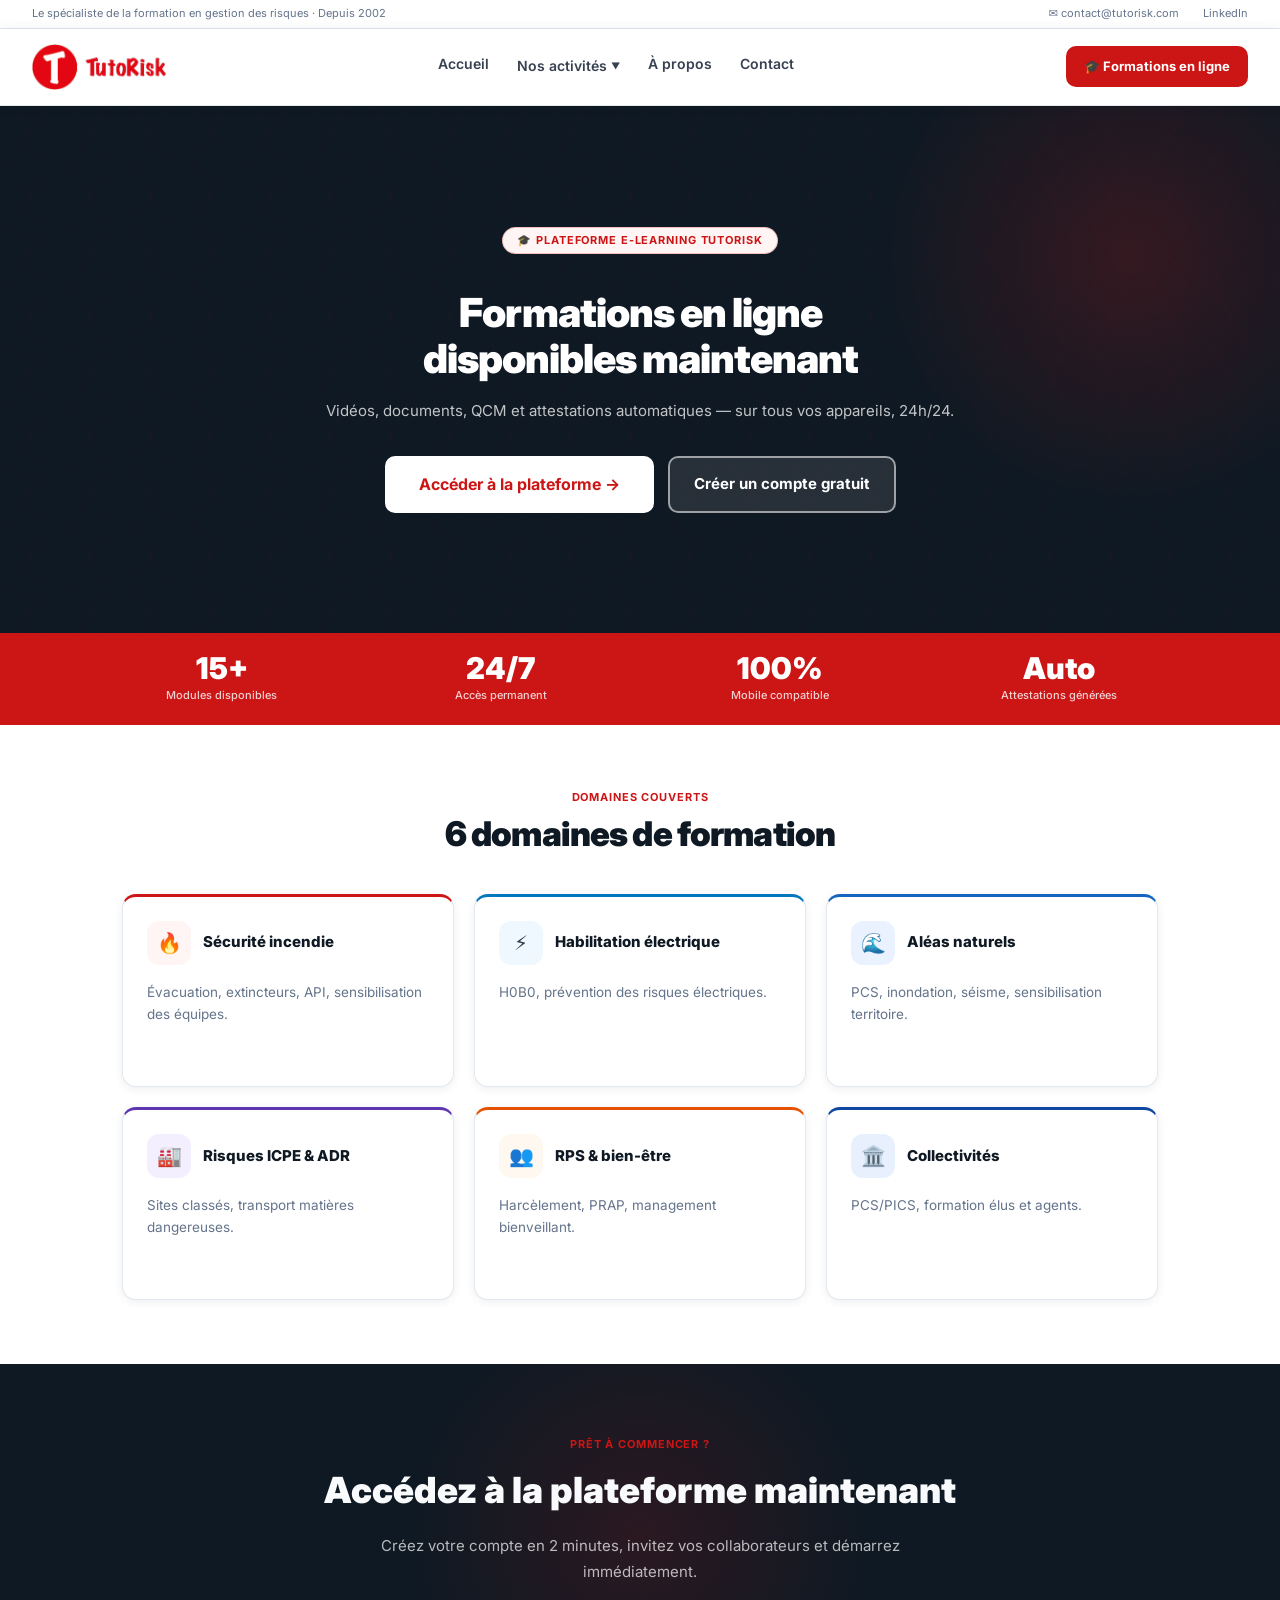
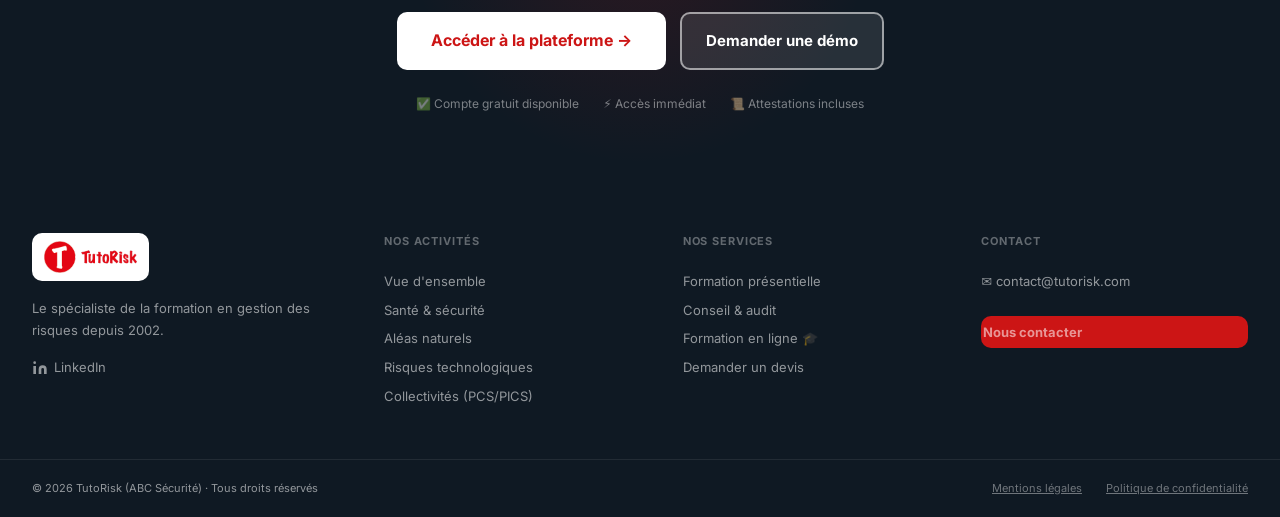
<file: catalogue.html>
<!DOCTYPE html><html lang="fr"><head>
<meta charset="UTF-8"><meta name="viewport" content="width=device-width,initial-scale=1.0">
<title>Formations en ligne — Catalogue e-learning | TutoRisk</title><meta name="description" content="Accédez au catalogue de formations en ligne TutoRisk : sécurité incendie, risques professionnels, aléas naturels. Attestations automatiques.">
<link rel="icon" type="image/png" sizes="32x32" href="/assets/icon-32.png">
<link rel="icon" type="image/png" sizes="16x16" href="/assets/icon-16.png">
<link rel="icon" href="/assets/favicon.ico" sizes="any">
<link rel="apple-touch-icon" href="/assets/icon-180.png">
<link rel="manifest" href="/assets/site.webmanifest">
<meta name="theme-color" content="#CC1515">
<meta property="og:image" content="https://tutorisk.net/assets/icon-512.png">
<link rel="preconnect" href="https://fonts.googleapis.com">
<link href="https://fonts.googleapis.com/css2?family=Inter:wght@400;500;600;700;800;900&display=swap" rel="stylesheet">
<link rel="stylesheet" href="/css/style.css?v=2">
</head><body>
<div class="topbar">
  <span>Le spécialiste de la formation en gestion des risques · Depuis 2002</span>
  <div class="topbar-links">
    <a href="mailto:contact@tutorisk.com">✉ contact@tutorisk.com</a>
    <a href="https://linkedin.com/company/tutorisk" target="_blank" rel="noreferrer">LinkedIn</a>
  </div>
</div>
<nav class="navbar" id="navbar">
  <div class="nav-inner">
    <a href="/index.html" class="nav-logo" aria-label="TutoRisk — accueil"><img src="/assets/logo-horizontal.png?v=2" alt="TutoRisk" class="nav-logo-img"></a>
    <div class="nav-links" id="nav-links">
      <a href="/index.html">Accueil</a>
      <div class="nav-dropdown" id="dropdown-activites">
        <button class="nav-dropdown-trigger" aria-expanded="false" aria-haspopup="true">Nos activités <span class="chevron">▼</span></button>
        <div class="nav-dropdown-menu" role="menu">
          <a href="/nos-activites.html">📋 Vue d'ensemble</a>
          <div class="dropdown-divider"></div>
          <a href="/sante-securite.html">👷 Santé &amp; sécurité au travail</a>
          <a href="/aleas-naturels.html">🌊 Aléas naturels</a>
          <a href="/risques-technologiques.html">🏭 Risques technologiques</a>
          <a href="/collectivites.html">🏛️ Collectivités (PCS/PICS)</a>
          <div class="dropdown-divider"></div>
          <a href="/formation-presentielle.html">👥 Formation présentielle</a>
          <a href="/conseil-audit.html">🔍 Conseil &amp; audit</a>
        </div>
      </div>
      <a href="/a-propos.html">À propos</a>
      <a href="/contact.html">Contact</a>
    </div>
    <div class="nav-actions">
      <a href="https://formation.tutorisk.com" target="_blank" rel="noreferrer" class="btn btn-red btn-sm">🎓 Formations en ligne</a>
      <button class="burger" id="burger" aria-label="Menu" aria-expanded="false"><span></span><span></span><span></span></button>
    </div>
  </div>
  <div class="nav-mobile" id="nav-mobile" hidden>
    <a href="/index.html">Accueil</a>
    <div class="mobile-section">Nos activités</div>
    <a href="/nos-activites.html" class="indent">Vue d'ensemble</a>
    <a href="/sante-securite.html" class="indent">👷 Santé &amp; sécurité</a>
    <a href="/aleas-naturels.html" class="indent">🌊 Aléas naturels</a>
    <a href="/risques-technologiques.html" class="indent">🏭 Risques technologiques</a>
    <a href="/collectivites.html" class="indent">🏛️ Collectivités</a>
    <a href="/formation-presentielle.html" class="indent">👥 Formation présentielle</a>
    <a href="/conseil-audit.html" class="indent">🔍 Conseil &amp; audit</a>
    <a href="/a-propos.html">À propos</a>
    <a href="/contact.html">Contact</a>
    <a href="https://formation.tutorisk.com" target="_blank" class="mobile-cta">🎓 Accéder aux formations en ligne</a>
  </div>
</nav>

<div class="page-hero" style="text-align:center"><div class="hero-pattern" aria-hidden="true"></div><div class="hero-glow" aria-hidden="true"></div>
<div style="max-width:720px;margin:0 auto;position:relative;z-index:1;padding:4rem 1.25rem">
  <div class="hero-tag" style="justify-content:center">🎓 Plateforme e-learning TutoRisk</div>
  <h1 style="margin-top:.75rem">Formations en ligne<br>disponibles maintenant</h1>
  <p class="subtitle" style="max-width:none;margin:1rem auto 2rem">Vidéos, documents, QCM et attestations automatiques — sur tous vos appareils, 24h/24.</p>
  <div style="display:flex;gap:.875rem;justify-content:center;flex-wrap:wrap">
    <a href="https://formation.tutorisk.com" target="_blank" rel="noreferrer" class="btn btn-white btn-lg">Accéder à la plateforme →</a>
    <a href="https://formation.tutorisk.com" target="_blank" rel="noreferrer" class="btn btn-outline-white">Créer un compte gratuit</a>
  </div>
</div></div>
<div class="stats-bar"><div class="stats-bar-inner">
  <div class="stat-item"><div class="stat-num">15+</div><div class="stat-label">Modules disponibles</div></div>
  <div class="stat-item"><div class="stat-num">24/7</div><div class="stat-label">Accès permanent</div></div>
  <div class="stat-item"><div class="stat-num">100%</div><div class="stat-label">Mobile compatible</div></div>
  <div class="stat-item"><div class="stat-num">Auto</div><div class="stat-label">Attestations générées</div></div>
</div></div>
<section class="section"><div class="container">
  <div style="text-align:center;margin-bottom:2.5rem"><div class="label">Domaines couverts</div><h2 class="section-title">6 domaines de formation</h2></div>
  <div class="grid-3">
    <a href="https://formation.tutorisk.com" target="_blank" rel="noreferrer" class="domain-card" style="border-top-color:#CC1515"><div class="domain-card-header"><div class="domain-card-icon" style="background:#FFF5F5">🔥</div><div class="domain-card-title">Sécurité incendie</div></div><p>Évacuation, extincteurs, API, sensibilisation des équipes.</p><div class="domain-cta" style="color:#CC1515">Voir les modules ↗</div></a>
    <a href="https://formation.tutorisk.com" target="_blank" rel="noreferrer" class="domain-card" style="border-top-color:#0277BD"><div class="domain-card-header"><div class="domain-card-icon" style="background:#EFF8FF">⚡</div><div class="domain-card-title">Habilitation électrique</div></div><p>H0B0, prévention des risques électriques.</p><div class="domain-cta" style="color:#0277BD">Voir les modules ↗</div></a>
    <a href="https://formation.tutorisk.com" target="_blank" rel="noreferrer" class="domain-card" style="border-top-color:#1565C0"><div class="domain-card-header"><div class="domain-card-icon" style="background:#EBF2FF">🌊</div><div class="domain-card-title">Aléas naturels</div></div><p>PCS, inondation, séisme, sensibilisation territoire.</p><div class="domain-cta" style="color:#1565C0">Voir les modules ↗</div></a>
    <a href="https://formation.tutorisk.com" target="_blank" rel="noreferrer" class="domain-card" style="border-top-color:#5E35B1"><div class="domain-card-header"><div class="domain-card-icon" style="background:#F3EFFF">🏭</div><div class="domain-card-title">Risques ICPE &amp; ADR</div></div><p>Sites classés, transport matières dangereuses.</p><div class="domain-cta" style="color:#5E35B1">Voir les modules ↗</div></a>
    <a href="https://formation.tutorisk.com" target="_blank" rel="noreferrer" class="domain-card" style="border-top-color:#E65100"><div class="domain-card-header"><div class="domain-card-icon" style="background:#FFF8F0">👥</div><div class="domain-card-title">RPS &amp; bien-être</div></div><p>Harcèlement, PRAP, management bienveillant.</p><div class="domain-cta" style="color:#E65100">Voir les modules ↗</div></a>
    <a href="https://formation.tutorisk.com" target="_blank" rel="noreferrer" class="domain-card" style="border-top-color:#0D47A1"><div class="domain-card-header"><div class="domain-card-icon" style="background:#E8F0FE">🏛️</div><div class="domain-card-title">Collectivités</div></div><p>PCS/PICS, formation élus et agents.</p><div class="domain-cta" style="color:#0D47A1">Voir les modules ↗</div></a>
  </div>
</div></section>
<section class="cta-section"><div class="hero-glow" aria-hidden="true"></div><div style="position:relative;z-index:1">
  <div class="label">Prêt à commencer ?</div><h2>Accédez à la plateforme maintenant</h2>
  <p>Créez votre compte en 2 minutes, invitez vos collaborateurs et démarrez immédiatement.</p>
  <div class="cta-buttons"><a href="https://formation.tutorisk.com" target="_blank" rel="noreferrer" class="btn btn-white btn-lg">Accéder à la plateforme →</a><a href="/contact.html" class="btn btn-outline-white">Demander une démo</a></div>
  <div class="cta-badges"><span>✅ Compte gratuit disponible</span><span>⚡ Accès immédiat</span><span>📜 Attestations incluses</span></div>
</div></section>
<footer class="footer">
  <div class="footer-inner">
    <div class="footer-brand">
      <a href="/index.html" class="footer-logo" aria-label="TutoRisk — accueil"><img src="/assets/logo-horizontal.png?v=2" alt="TutoRisk" class="footer-logo-img"></a>
      <p>Le spécialiste de la formation en gestion des risques depuis 2002.</p>
      <a href="https://linkedin.com/company/tutorisk" target="_blank" rel="noreferrer" class="footer-linkedin">
        <svg width="16" height="16" viewBox="0 0 24 24" fill="currentColor"><path d="M16 8a6 6 0 016 6v7h-4v-7a2 2 0 00-4 0v7h-4v-7a6 6 0 016-6zM2 9h4v12H2z"/><circle cx="4" cy="4" r="2"/></svg>
        LinkedIn
      </a>
    </div>
    <div class="footer-col">
      <div class="footer-heading">Nos activités</div>
      <a href="/nos-activites.html">Vue d'ensemble</a>
      <a href="/sante-securite.html">Santé &amp; sécurité</a>
      <a href="/aleas-naturels.html">Aléas naturels</a>
      <a href="/risques-technologiques.html">Risques technologiques</a>
      <a href="/collectivites.html">Collectivités (PCS/PICS)</a>
    </div>
    <div class="footer-col">
      <div class="footer-heading">Nos services</div>
      <a href="/formation-presentielle.html">Formation présentielle</a>
      <a href="/conseil-audit.html">Conseil &amp; audit</a>
      <a href="https://formation.tutorisk.com" target="_blank" rel="noreferrer">Formation en ligne 🎓</a>
      <a href="/contact.html">Demander un devis</a>
    </div>
    <div class="footer-col">
      <div class="footer-heading">Contact</div>
      <a href="mailto:contact@tutorisk.com">✉ contact@tutorisk.com</a>
      <div style="margin-top:1.25rem"><a href="/contact.html" class="btn btn-red btn-sm">Nous contacter</a></div>
    </div>
  </div>
  <div class="footer-bottom">
    <span>© 2026 TutoRisk (ABC Sécurité) · Tous droits réservés</span>
    <div class="footer-bottom-links">
      <a href="/mentions-legales.html">Mentions légales</a>
      <a href="/politique-confidentialite.html">Politique de confidentialité</a>
    </div>
  </div>
</footer>
<script src="/js/config.js?v=2"></script>
<script src="/js/main.js?v=2"></script>
</body></html>
</file>
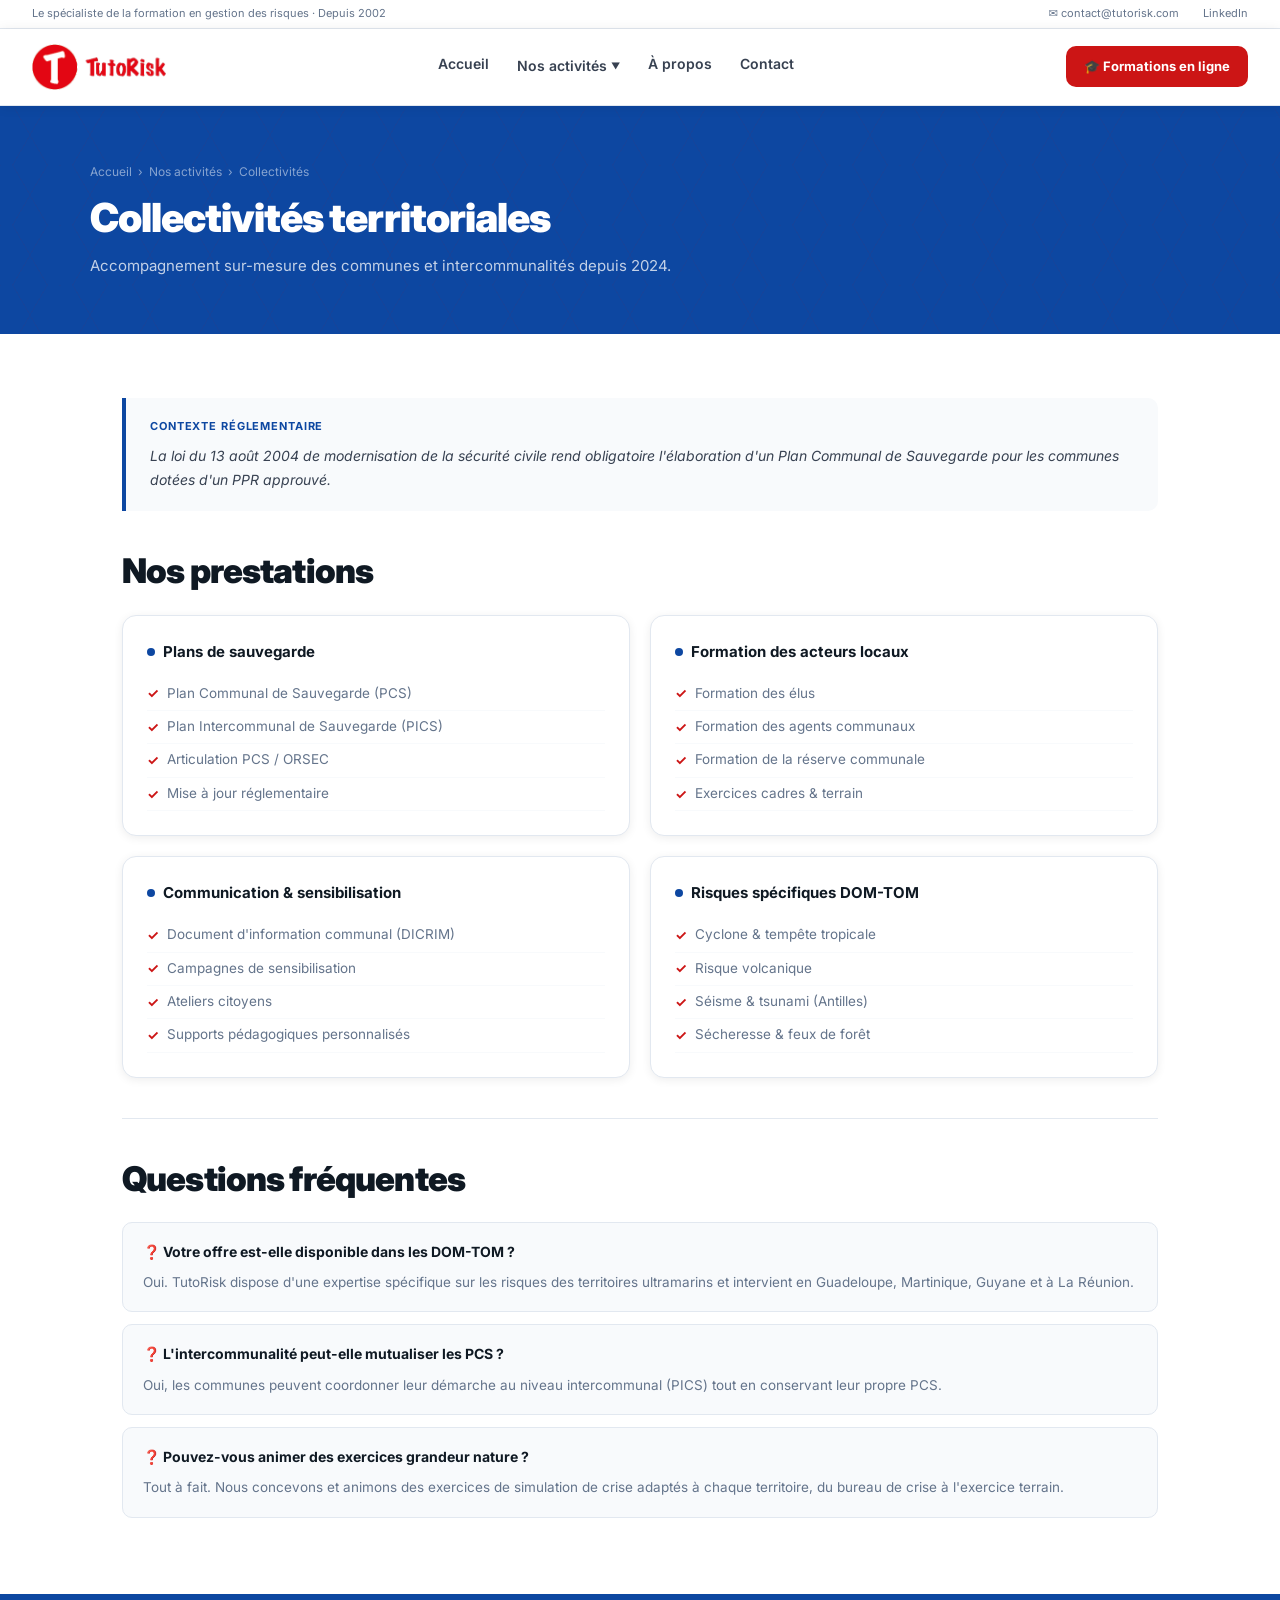
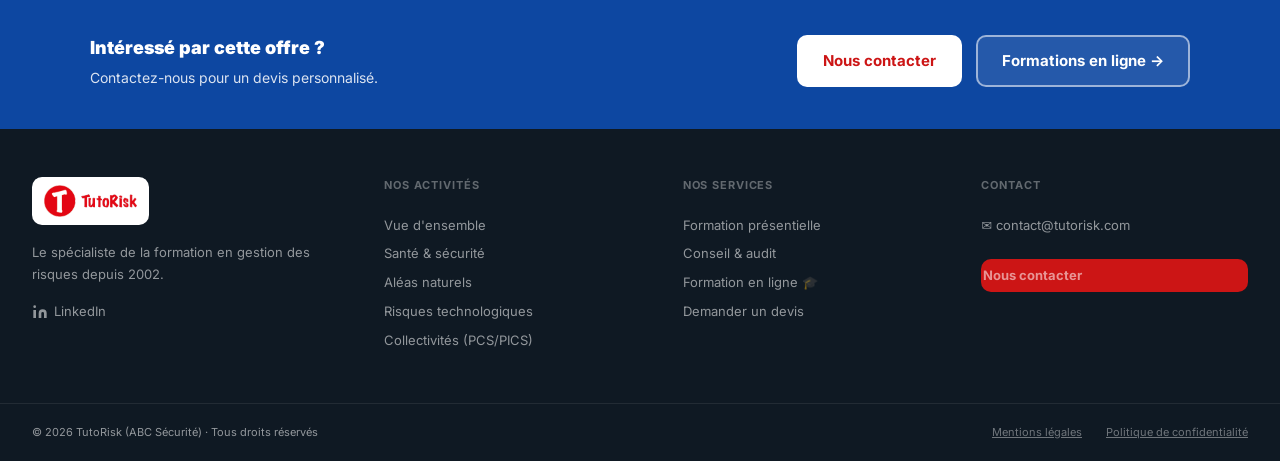
<file: collectivites.html>
<!DOCTYPE html><html lang="fr"><head>
<meta charset="UTF-8"><meta name="viewport" content="width=device-width,initial-scale=1.0">
<title>Collectivités — PCS, PICS, Formation élus & agents | TutoRisk</title><meta name="description" content="TutoRisk accompagne les communes et intercommunalités dans l'élaboration des PCS/PICS et la formation des élus.">
<link rel="icon" type="image/png" sizes="32x32" href="/assets/icon-32.png">
<link rel="icon" type="image/png" sizes="16x16" href="/assets/icon-16.png">
<link rel="icon" href="/assets/favicon.ico" sizes="any">
<link rel="apple-touch-icon" href="/assets/icon-180.png">
<link rel="manifest" href="/assets/site.webmanifest">
<meta name="theme-color" content="#CC1515">
<meta property="og:image" content="https://tutorisk.net/assets/icon-512.png">
<link rel="preconnect" href="https://fonts.googleapis.com">
<link href="https://fonts.googleapis.com/css2?family=Inter:wght@400;500;600;700;800;900&display=swap" rel="stylesheet">
<link rel="stylesheet" href="/css/style.css?v=2">
</head><body>
<div class="topbar">
  <span>Le spécialiste de la formation en gestion des risques · Depuis 2002</span>
  <div class="topbar-links">
    <a href="mailto:contact@tutorisk.com">✉ contact@tutorisk.com</a>
    <a href="https://linkedin.com/company/tutorisk" target="_blank" rel="noreferrer">LinkedIn</a>
  </div>
</div>
<nav class="navbar" id="navbar">
  <div class="nav-inner">
    <a href="/index.html" class="nav-logo" aria-label="TutoRisk — accueil"><img src="/assets/logo-horizontal.png?v=2" alt="TutoRisk" class="nav-logo-img"></a>
    <div class="nav-links" id="nav-links">
      <a href="/index.html">Accueil</a>
      <div class="nav-dropdown" id="dropdown-activites">
        <button class="nav-dropdown-trigger" aria-expanded="false" aria-haspopup="true">Nos activités <span class="chevron">▼</span></button>
        <div class="nav-dropdown-menu" role="menu">
          <a href="/nos-activites.html">📋 Vue d'ensemble</a>
          <div class="dropdown-divider"></div>
          <a href="/sante-securite.html">👷 Santé &amp; sécurité au travail</a>
          <a href="/aleas-naturels.html">🌊 Aléas naturels</a>
          <a href="/risques-technologiques.html">🏭 Risques technologiques</a>
          <a href="/collectivites.html">🏛️ Collectivités (PCS/PICS)</a>
          <div class="dropdown-divider"></div>
          <a href="/formation-presentielle.html">👥 Formation présentielle</a>
          <a href="/conseil-audit.html">🔍 Conseil &amp; audit</a>
        </div>
      </div>
      <a href="/a-propos.html">À propos</a>
      <a href="/contact.html">Contact</a>
    </div>
    <div class="nav-actions">
      <a href="https://formation.tutorisk.com" target="_blank" rel="noreferrer" class="btn btn-red btn-sm">🎓 Formations en ligne</a>
      <button class="burger" id="burger" aria-label="Menu" aria-expanded="false"><span></span><span></span><span></span></button>
    </div>
  </div>
  <div class="nav-mobile" id="nav-mobile" hidden>
    <a href="/index.html">Accueil</a>
    <div class="mobile-section">Nos activités</div>
    <a href="/nos-activites.html" class="indent">Vue d'ensemble</a>
    <a href="/sante-securite.html" class="indent">👷 Santé &amp; sécurité</a>
    <a href="/aleas-naturels.html" class="indent">🌊 Aléas naturels</a>
    <a href="/risques-technologiques.html" class="indent">🏭 Risques technologiques</a>
    <a href="/collectivites.html" class="indent">🏛️ Collectivités</a>
    <a href="/formation-presentielle.html" class="indent">👥 Formation présentielle</a>
    <a href="/conseil-audit.html" class="indent">🔍 Conseil &amp; audit</a>
    <a href="/a-propos.html">À propos</a>
    <a href="/contact.html">Contact</a>
    <a href="https://formation.tutorisk.com" target="_blank" class="mobile-cta">🎓 Accéder aux formations en ligne</a>
  </div>
</nav>

<div class="page-hero hero-coll"><div class="hero-pattern" aria-hidden="true"></div><div class="page-hero-inner">
  <nav class="breadcrumb"><a href="/index.html">Accueil</a><span>›</span><a href="/nos-activites.html">Nos activités</a><span>›</span><span>Collectivités</span></nav>
  <h1>Collectivités territoriales</h1><p class="subtitle">Accompagnement sur-mesure des communes et intercommunalités depuis 2024.</p>
</div></div>
<section class="section"><div class="container">
  <div class="reglement-box" style="border-left-color:#0D47A1"><div class="label" style="color:#0D47A1">Contexte réglementaire</div><p>La loi du 13 août 2004 de modernisation de la sécurité civile rend obligatoire l'élaboration d'un Plan Communal de Sauvegarde pour les communes dotées d'un PPR approuvé.</p></div>
  <h2 class="section-title" style="margin-bottom:1.5rem">Nos prestations</h2>
  <div class="grid-2" style="margin-bottom:2.5rem"><div class="card"><h3 style="font-size:.9375rem;font-weight:700;color:var(--dark);margin-bottom:.875rem;display:flex;align-items:center;gap:.5rem"><span style="width:8px;height:8px;border-radius:50%;background:#0D47A1;display:inline-block;flex-shrink:0"></span>Plans de sauvegarde</h3><ul class="check-list"><li>Plan Communal de Sauvegarde (PCS)</li><li>Plan Intercommunal de Sauvegarde (PICS)</li><li>Articulation PCS / ORSEC</li><li>Mise à jour réglementaire</li></ul></div><div class="card"><h3 style="font-size:.9375rem;font-weight:700;color:var(--dark);margin-bottom:.875rem;display:flex;align-items:center;gap:.5rem"><span style="width:8px;height:8px;border-radius:50%;background:#0D47A1;display:inline-block;flex-shrink:0"></span>Formation des acteurs locaux</h3><ul class="check-list"><li>Formation des élus</li><li>Formation des agents communaux</li><li>Formation de la réserve communale</li><li>Exercices cadres &amp; terrain</li></ul></div><div class="card"><h3 style="font-size:.9375rem;font-weight:700;color:var(--dark);margin-bottom:.875rem;display:flex;align-items:center;gap:.5rem"><span style="width:8px;height:8px;border-radius:50%;background:#0D47A1;display:inline-block;flex-shrink:0"></span>Communication &amp; sensibilisation</h3><ul class="check-list"><li>Document d'information communal (DICRIM)</li><li>Campagnes de sensibilisation</li><li>Ateliers citoyens</li><li>Supports pédagogiques personnalisés</li></ul></div><div class="card"><h3 style="font-size:.9375rem;font-weight:700;color:var(--dark);margin-bottom:.875rem;display:flex;align-items:center;gap:.5rem"><span style="width:8px;height:8px;border-radius:50%;background:#0D47A1;display:inline-block;flex-shrink:0"></span>Risques spécifiques DOM-TOM</h3><ul class="check-list"><li>Cyclone &amp; tempête tropicale</li><li>Risque volcanique</li><li>Séisme &amp; tsunami (Antilles)</li><li>Sécheresse &amp; feux de forêt</li></ul></div></div>
  <div style="border-top:1px solid var(--border);padding-top:2.5rem">
    <h2 class="section-title" style="margin-bottom:1.5rem">Questions fréquentes</h2><div class="faq-item"><div class="faq-q">❓ Votre offre est-elle disponible dans les DOM-TOM ?</div><div class="faq-a">Oui. TutoRisk dispose d'une expertise spécifique sur les risques des territoires ultramarins et intervient en Guadeloupe, Martinique, Guyane et à La Réunion.</div></div><div class="faq-item"><div class="faq-q">❓ L'intercommunalité peut-elle mutualiser les PCS ?</div><div class="faq-a">Oui, les communes peuvent coordonner leur démarche au niveau intercommunal (PICS) tout en conservant leur propre PCS.</div></div><div class="faq-item"><div class="faq-q">❓ Pouvez-vous animer des exercices grandeur nature ?</div><div class="faq-a">Tout à fait. Nous concevons et animons des exercices de simulation de crise adaptés à chaque territoire, du bureau de crise à l'exercice terrain.</div></div>
  </div>
</div></section>
<section style="background:#0D47A1;padding:2.5rem 2rem;color:#fff"><div style="max-width:var(--max-width);margin:0 auto;display:flex;justify-content:space-between;align-items:center;flex-wrap:wrap;gap:1rem">
  <div><div style="font-size:1.125rem;font-weight:900;margin-bottom:.25rem">Intéressé par cette offre ?</div><div style="font-size:.875rem;opacity:.85">Contactez-nous pour un devis personnalisé.</div></div>
  <div style="display:flex;gap:.875rem;flex-wrap:wrap"><a href="/contact.html" class="btn btn-white">Nous contacter</a><a href="https://formation.tutorisk.com" target="_blank" rel="noreferrer" class="btn btn-outline-white">Formations en ligne →</a></div>
</div></section>
<footer class="footer">
  <div class="footer-inner">
    <div class="footer-brand">
      <a href="/index.html" class="footer-logo" aria-label="TutoRisk — accueil"><img src="/assets/logo-horizontal.png?v=2" alt="TutoRisk" class="footer-logo-img"></a>
      <p>Le spécialiste de la formation en gestion des risques depuis 2002.</p>
      <a href="https://linkedin.com/company/tutorisk" target="_blank" rel="noreferrer" class="footer-linkedin">
        <svg width="16" height="16" viewBox="0 0 24 24" fill="currentColor"><path d="M16 8a6 6 0 016 6v7h-4v-7a2 2 0 00-4 0v7h-4v-7a6 6 0 016-6zM2 9h4v12H2z"/><circle cx="4" cy="4" r="2"/></svg>
        LinkedIn
      </a>
    </div>
    <div class="footer-col">
      <div class="footer-heading">Nos activités</div>
      <a href="/nos-activites.html">Vue d'ensemble</a>
      <a href="/sante-securite.html">Santé &amp; sécurité</a>
      <a href="/aleas-naturels.html">Aléas naturels</a>
      <a href="/risques-technologiques.html">Risques technologiques</a>
      <a href="/collectivites.html">Collectivités (PCS/PICS)</a>
    </div>
    <div class="footer-col">
      <div class="footer-heading">Nos services</div>
      <a href="/formation-presentielle.html">Formation présentielle</a>
      <a href="/conseil-audit.html">Conseil &amp; audit</a>
      <a href="https://formation.tutorisk.com" target="_blank" rel="noreferrer">Formation en ligne 🎓</a>
      <a href="/contact.html">Demander un devis</a>
    </div>
    <div class="footer-col">
      <div class="footer-heading">Contact</div>
      <a href="mailto:contact@tutorisk.com">✉ contact@tutorisk.com</a>
      <div style="margin-top:1.25rem"><a href="/contact.html" class="btn btn-red btn-sm">Nous contacter</a></div>
    </div>
  </div>
  <div class="footer-bottom">
    <span>© 2026 TutoRisk (ABC Sécurité) · Tous droits réservés</span>
    <div class="footer-bottom-links">
      <a href="/mentions-legales.html">Mentions légales</a>
      <a href="/politique-confidentialite.html">Politique de confidentialité</a>
    </div>
  </div>
</footer>
<script src="/js/config.js?v=2"></script>
<script src="/js/main.js?v=2"></script>
</body></html>
</file>
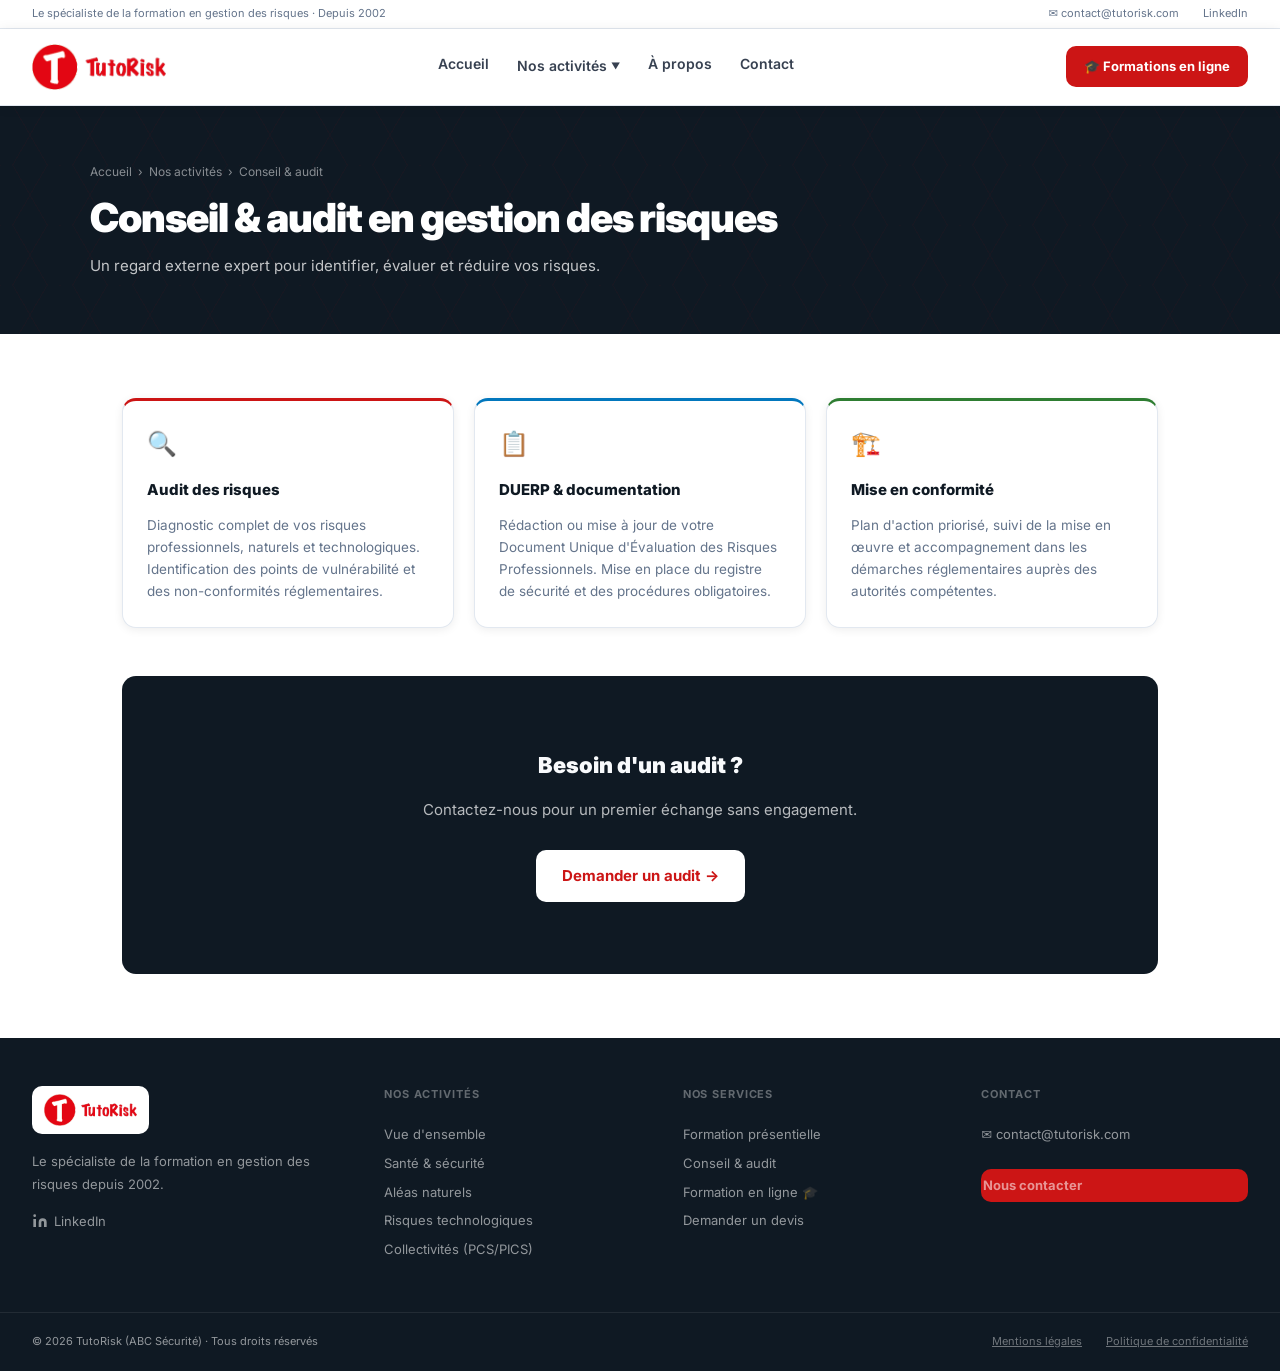
<file: conseil-audit.html>
<!DOCTYPE html><html lang="fr"><head>
<meta charset="UTF-8"><meta name="viewport" content="width=device-width,initial-scale=1.0">
<title>Conseil & audit en gestion des risques | TutoRisk</title><meta name="description" content="Diagnostic de risques, rédaction du DUERP, mise en conformité réglementaire. TutoRisk accompagne entreprises et collectivités.">
<link rel="icon" type="image/png" sizes="32x32" href="/assets/icon-32.png">
<link rel="icon" type="image/png" sizes="16x16" href="/assets/icon-16.png">
<link rel="icon" href="/assets/favicon.ico" sizes="any">
<link rel="apple-touch-icon" href="/assets/icon-180.png">
<link rel="manifest" href="/assets/site.webmanifest">
<meta name="theme-color" content="#CC1515">
<meta property="og:image" content="https://tutorisk.net/assets/icon-512.png">
<link rel="preconnect" href="https://fonts.googleapis.com">
<link href="https://fonts.googleapis.com/css2?family=Inter:wght@400;500;600;700;800;900&display=swap" rel="stylesheet">
<link rel="stylesheet" href="/css/style.css?v=2">
</head><body>
<div class="topbar">
  <span>Le spécialiste de la formation en gestion des risques · Depuis 2002</span>
  <div class="topbar-links">
    <a href="mailto:contact@tutorisk.com">✉ contact@tutorisk.com</a>
    <a href="https://linkedin.com/company/tutorisk" target="_blank" rel="noreferrer">LinkedIn</a>
  </div>
</div>
<nav class="navbar" id="navbar">
  <div class="nav-inner">
    <a href="/index.html" class="nav-logo" aria-label="TutoRisk — accueil"><img src="/assets/logo-horizontal.png?v=2" alt="TutoRisk" class="nav-logo-img"></a>
    <div class="nav-links" id="nav-links">
      <a href="/index.html">Accueil</a>
      <div class="nav-dropdown" id="dropdown-activites">
        <button class="nav-dropdown-trigger" aria-expanded="false" aria-haspopup="true">Nos activités <span class="chevron">▼</span></button>
        <div class="nav-dropdown-menu" role="menu">
          <a href="/nos-activites.html">📋 Vue d'ensemble</a>
          <div class="dropdown-divider"></div>
          <a href="/sante-securite.html">👷 Santé &amp; sécurité au travail</a>
          <a href="/aleas-naturels.html">🌊 Aléas naturels</a>
          <a href="/risques-technologiques.html">🏭 Risques technologiques</a>
          <a href="/collectivites.html">🏛️ Collectivités (PCS/PICS)</a>
          <div class="dropdown-divider"></div>
          <a href="/formation-presentielle.html">👥 Formation présentielle</a>
          <a href="/conseil-audit.html">🔍 Conseil &amp; audit</a>
        </div>
      </div>
      <a href="/a-propos.html">À propos</a>
      <a href="/contact.html">Contact</a>
    </div>
    <div class="nav-actions">
      <a href="https://formation.tutorisk.com" target="_blank" rel="noreferrer" class="btn btn-red btn-sm">🎓 Formations en ligne</a>
      <button class="burger" id="burger" aria-label="Menu" aria-expanded="false"><span></span><span></span><span></span></button>
    </div>
  </div>
  <div class="nav-mobile" id="nav-mobile" hidden>
    <a href="/index.html">Accueil</a>
    <div class="mobile-section">Nos activités</div>
    <a href="/nos-activites.html" class="indent">Vue d'ensemble</a>
    <a href="/sante-securite.html" class="indent">👷 Santé &amp; sécurité</a>
    <a href="/aleas-naturels.html" class="indent">🌊 Aléas naturels</a>
    <a href="/risques-technologiques.html" class="indent">🏭 Risques technologiques</a>
    <a href="/collectivites.html" class="indent">🏛️ Collectivités</a>
    <a href="/formation-presentielle.html" class="indent">👥 Formation présentielle</a>
    <a href="/conseil-audit.html" class="indent">🔍 Conseil &amp; audit</a>
    <a href="/a-propos.html">À propos</a>
    <a href="/contact.html">Contact</a>
    <a href="https://formation.tutorisk.com" target="_blank" class="mobile-cta">🎓 Accéder aux formations en ligne</a>
  </div>
</nav>

<div class="page-hero"><div class="hero-pattern" aria-hidden="true"></div><div class="page-hero-inner">
  <nav class="breadcrumb"><a href="/index.html">Accueil</a><span>›</span><a href="/nos-activites.html">Nos activités</a><span>›</span><span>Conseil &amp; audit</span></nav>
  <h1>Conseil &amp; audit en gestion des risques</h1><p class="subtitle">Un regard externe expert pour identifier, évaluer et réduire vos risques.</p>
</div></div>
<section class="section"><div class="container">
  <div class="grid-3" style="margin-bottom:3rem">
    <div class="card" style="border-top:3px solid #CC1515"><div style="font-size:1.5rem;margin-bottom:.875rem">🔍</div><h3 style="font-size:.9375rem;font-weight:800;color:var(--dark);margin-bottom:.75rem">Audit des risques</h3><p style="font-size:.84375rem;color:var(--text-light);line-height:1.65">Diagnostic complet de vos risques professionnels, naturels et technologiques. Identification des points de vulnérabilité et des non-conformités réglementaires.</p></div>
    <div class="card" style="border-top:3px solid #0277BD"><div style="font-size:1.5rem;margin-bottom:.875rem">📋</div><h3 style="font-size:.9375rem;font-weight:800;color:var(--dark);margin-bottom:.75rem">DUERP &amp; documentation</h3><p style="font-size:.84375rem;color:var(--text-light);line-height:1.65">Rédaction ou mise à jour de votre Document Unique d'Évaluation des Risques Professionnels. Mise en place du registre de sécurité et des procédures obligatoires.</p></div>
    <div class="card" style="border-top:3px solid #2E7D32"><div style="font-size:1.5rem;margin-bottom:.875rem">🏗️</div><h3 style="font-size:.9375rem;font-weight:800;color:var(--dark);margin-bottom:.75rem">Mise en conformité</h3><p style="font-size:.84375rem;color:var(--text-light);line-height:1.65">Plan d'action priorisé, suivi de la mise en œuvre et accompagnement dans les démarches réglementaires auprès des autorités compétentes.</p></div>
  </div>
  <div class="cta-section" style="border-radius:var(--radius-lg)"><div style="position:relative;z-index:1"><h2 style="font-size:1.375rem">Besoin d'un audit ?</h2><p>Contactez-nous pour un premier échange sans engagement.</p><div class="cta-buttons"><a href="/contact.html" class="btn btn-white">Demander un audit →</a></div></div></div>
</div></section>
<footer class="footer">
  <div class="footer-inner">
    <div class="footer-brand">
      <a href="/index.html" class="footer-logo" aria-label="TutoRisk — accueil"><img src="/assets/logo-horizontal.png?v=2" alt="TutoRisk" class="footer-logo-img"></a>
      <p>Le spécialiste de la formation en gestion des risques depuis 2002.</p>
      <a href="https://linkedin.com/company/tutorisk" target="_blank" rel="noreferrer" class="footer-linkedin">
        <svg width="16" height="16" viewBox="0 0 24 24" fill="currentColor"><path d="M16 8a6 6 0 016 6v7h-4v-7a2 2 0 00-4 0v7h-4v-7a6 6 0 016-6zM2 9h4v12H2z"/><circle cx="4" cy="4" r="2"/></svg>
        LinkedIn
      </a>
    </div>
    <div class="footer-col">
      <div class="footer-heading">Nos activités</div>
      <a href="/nos-activites.html">Vue d'ensemble</a>
      <a href="/sante-securite.html">Santé &amp; sécurité</a>
      <a href="/aleas-naturels.html">Aléas naturels</a>
      <a href="/risques-technologiques.html">Risques technologiques</a>
      <a href="/collectivites.html">Collectivités (PCS/PICS)</a>
    </div>
    <div class="footer-col">
      <div class="footer-heading">Nos services</div>
      <a href="/formation-presentielle.html">Formation présentielle</a>
      <a href="/conseil-audit.html">Conseil &amp; audit</a>
      <a href="https://formation.tutorisk.com" target="_blank" rel="noreferrer">Formation en ligne 🎓</a>
      <a href="/contact.html">Demander un devis</a>
    </div>
    <div class="footer-col">
      <div class="footer-heading">Contact</div>
      <a href="mailto:contact@tutorisk.com">✉ contact@tutorisk.com</a>
      <div style="margin-top:1.25rem"><a href="/contact.html" class="btn btn-red btn-sm">Nous contacter</a></div>
    </div>
  </div>
  <div class="footer-bottom">
    <span>© 2026 TutoRisk (ABC Sécurité) · Tous droits réservés</span>
    <div class="footer-bottom-links">
      <a href="/mentions-legales.html">Mentions légales</a>
      <a href="/politique-confidentialite.html">Politique de confidentialité</a>
    </div>
  </div>
</footer>
<script src="/js/config.js?v=2"></script>
<script src="/js/main.js?v=2"></script>
</body></html>
</file>
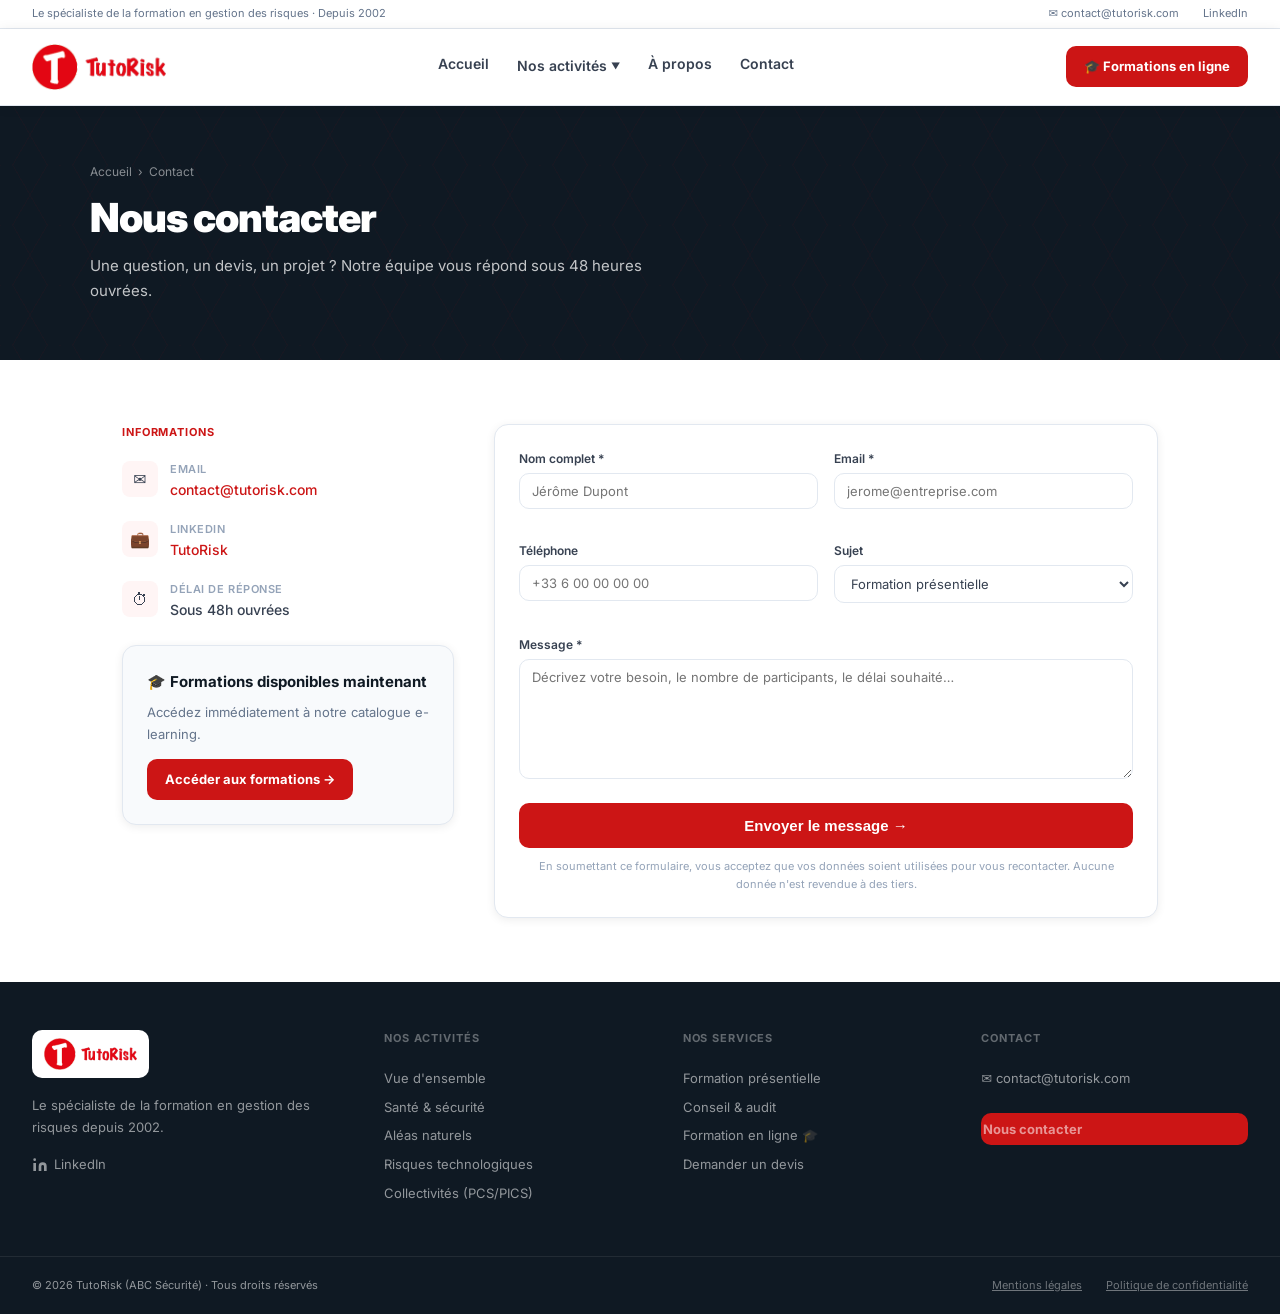
<file: contact.html>
<!DOCTYPE html><html lang="fr"><head>
<meta charset="UTF-8"><meta name="viewport" content="width=device-width,initial-scale=1.0">
<title>Contact — TutoRisk</title><meta name="description" content="Contactez l'équipe TutoRisk pour toute demande de formation, devis ou information.">
<link rel="icon" type="image/png" sizes="32x32" href="/assets/icon-32.png">
<link rel="icon" type="image/png" sizes="16x16" href="/assets/icon-16.png">
<link rel="icon" href="/assets/favicon.ico" sizes="any">
<link rel="apple-touch-icon" href="/assets/icon-180.png">
<link rel="manifest" href="/assets/site.webmanifest">
<meta name="theme-color" content="#CC1515">
<meta property="og:image" content="https://tutorisk.net/assets/icon-512.png">
<link rel="preconnect" href="https://fonts.googleapis.com">
<link href="https://fonts.googleapis.com/css2?family=Inter:wght@400;500;600;700;800;900&display=swap" rel="stylesheet">
<link rel="stylesheet" href="/css/style.css?v=2">
</head><body>
<div class="topbar">
  <span>Le spécialiste de la formation en gestion des risques · Depuis 2002</span>
  <div class="topbar-links">
    <a href="mailto:contact@tutorisk.com">✉ contact@tutorisk.com</a>
    <a href="https://linkedin.com/company/tutorisk" target="_blank" rel="noreferrer">LinkedIn</a>
  </div>
</div>
<nav class="navbar" id="navbar">
  <div class="nav-inner">
    <a href="/index.html" class="nav-logo" aria-label="TutoRisk — accueil"><img src="/assets/logo-horizontal.png?v=2" alt="TutoRisk" class="nav-logo-img"></a>
    <div class="nav-links" id="nav-links">
      <a href="/index.html">Accueil</a>
      <div class="nav-dropdown" id="dropdown-activites">
        <button class="nav-dropdown-trigger" aria-expanded="false" aria-haspopup="true">Nos activités <span class="chevron">▼</span></button>
        <div class="nav-dropdown-menu" role="menu">
          <a href="/nos-activites.html">📋 Vue d'ensemble</a>
          <div class="dropdown-divider"></div>
          <a href="/sante-securite.html">👷 Santé &amp; sécurité au travail</a>
          <a href="/aleas-naturels.html">🌊 Aléas naturels</a>
          <a href="/risques-technologiques.html">🏭 Risques technologiques</a>
          <a href="/collectivites.html">🏛️ Collectivités (PCS/PICS)</a>
          <div class="dropdown-divider"></div>
          <a href="/formation-presentielle.html">👥 Formation présentielle</a>
          <a href="/conseil-audit.html">🔍 Conseil &amp; audit</a>
        </div>
      </div>
      <a href="/a-propos.html">À propos</a>
      <a href="/contact.html">Contact</a>
    </div>
    <div class="nav-actions">
      <a href="https://formation.tutorisk.com" target="_blank" rel="noreferrer" class="btn btn-red btn-sm">🎓 Formations en ligne</a>
      <button class="burger" id="burger" aria-label="Menu" aria-expanded="false"><span></span><span></span><span></span></button>
    </div>
  </div>
  <div class="nav-mobile" id="nav-mobile" hidden>
    <a href="/index.html">Accueil</a>
    <div class="mobile-section">Nos activités</div>
    <a href="/nos-activites.html" class="indent">Vue d'ensemble</a>
    <a href="/sante-securite.html" class="indent">👷 Santé &amp; sécurité</a>
    <a href="/aleas-naturels.html" class="indent">🌊 Aléas naturels</a>
    <a href="/risques-technologiques.html" class="indent">🏭 Risques technologiques</a>
    <a href="/collectivites.html" class="indent">🏛️ Collectivités</a>
    <a href="/formation-presentielle.html" class="indent">👥 Formation présentielle</a>
    <a href="/conseil-audit.html" class="indent">🔍 Conseil &amp; audit</a>
    <a href="/a-propos.html">À propos</a>
    <a href="/contact.html">Contact</a>
    <a href="https://formation.tutorisk.com" target="_blank" class="mobile-cta">🎓 Accéder aux formations en ligne</a>
  </div>
</nav>

<div class="page-hero"><div class="hero-pattern" aria-hidden="true"></div><div class="page-hero-inner">
  <nav class="breadcrumb"><a href="/index.html">Accueil</a><span>›</span><span>Contact</span></nav>
  <h1>Nous contacter</h1><p class="subtitle">Une question, un devis, un projet ? Notre équipe vous répond sous 48 heures ouvrées.</p>
</div></div>
<section class="section"><div class="container">
  <div class="contact-grid">
    <div>
      <div class="label" style="margin-bottom:1.25rem">Informations</div>
      <div class="contact-info-item"><div class="contact-info-icon">✉️</div><div><div class="contact-info-label">Email</div><div class="contact-info-val"><a href="mailto:contact@tutorisk.com">contact@tutorisk.com</a></div></div></div>
      <div class="contact-info-item"><div class="contact-info-icon">💼</div><div><div class="contact-info-label">LinkedIn</div><div class="contact-info-val"><a href="https://linkedin.com/company/tutorisk" target="_blank" rel="noreferrer">TutoRisk</a></div></div></div>
      <div class="contact-info-item"><div class="contact-info-icon">⏱</div><div><div class="contact-info-label">Délai de réponse</div><div class="contact-info-val">Sous 48h ouvrées</div></div></div>
      <div class="card" style="margin-top:1.5rem;background:var(--bg)">
        <div style="font-size:.9375rem;font-weight:700;color:var(--dark);margin-bottom:.5rem">🎓 Formations disponibles maintenant</div>
        <p style="font-size:.8125rem;color:var(--text-light);line-height:1.65;margin-bottom:.875rem">Accédez immédiatement à notre catalogue e-learning.</p>
        <a href="https://formation.tutorisk.com" target="_blank" rel="noreferrer" class="btn btn-red btn-sm">Accéder aux formations →</a>
      </div>
    </div>
    <div class="card" id="contact-card">
      <div id="form-success" style="display:none;text-align:center;padding:2rem 0">
        <div style="font-size:3rem;margin-bottom:1rem">✅</div>
        <h3 style="font-size:1.0625rem;font-weight:800;color:var(--dark);margin-bottom:.5rem">Message envoyé !</h3>
        <p style="font-size:.875rem;color:var(--text-light)">Nous vous répondrons sous 48 heures ouvrées.</p>
        <button onclick="document.getElementById('form-success').style.display='none';document.getElementById('contact-form').style.display='block'" style="margin-top:1rem;font-size:.8125rem;color:var(--text-muted);background:none;border:none;cursor:pointer;text-decoration:underline">Envoyer un autre message</button>
      </div>
      <form id="contact-form" data-form="contact">
        <div id="form-error" class="form-error" style="display:none"></div>
        <div class="form-row">
          <div class="form-group"><label for="name">Nom complet *</label><input type="text" id="name" name="name" placeholder="Jérôme Dupont" required autocomplete="name"></div>
          <div class="form-group"><label for="email">Email *</label><input type="email" id="email" name="email" placeholder="jerome@entreprise.com" required autocomplete="email"></div>
        </div>
        <div class="form-row">
          <div class="form-group"><label for="phone">Téléphone</label><input type="tel" id="phone" name="phone" placeholder="+33 6 00 00 00 00"></div>
          <div class="form-group"><label for="subject">Sujet</label>
            <select id="subject" name="subject">
              <option value="formation-presentielle">Formation présentielle</option>
              <option value="conseil-audit">Conseil &amp; audit</option>
              <option value="formation-enligne">Formation en ligne</option>
              <option value="pcs-pics">PCS / PICS collectivités</option>
              <option value="autre">Autre demande</option>
            </select>
          </div>
        </div>
        <div class="form-group"><label for="message">Message *</label><textarea id="message" name="message" placeholder="Décrivez votre besoin, le nombre de participants, le délai souhaité…" required rows="5"></textarea></div>
        <button type="submit" class="btn btn-red" style="width:100%;justify-content:center" id="submit-btn">Envoyer le message →</button>
        <p class="form-notice">En soumettant ce formulaire, vous acceptez que vos données soient utilisées pour vous recontacter. Aucune donnée n'est revendue à des tiers.</p>
      </form>
    </div>
  </div>
</div></section>
<script>
document.getElementById("contact-form").addEventListener("submit", async function(e) {
  e.preventDefault();
  const btn = document.getElementById("submit-btn");
  const err = document.getElementById("form-error");
  btn.textContent = "Envoi en cours…"; btn.disabled = true; err.style.display = "none";
  const data = Object.fromEntries(new FormData(this).entries());
  try {
    const r = await fetch(CONFIG.FORMSPREE_URL, {method:"POST",headers:{"Content-Type":"application/json","Accept":"application/json"},body:JSON.stringify(data)});
    if (r.ok) { document.getElementById("form-success").style.display="block"; this.style.display="none"; }
    else { throw new Error("Erreur serveur"); }
  } catch(ex) {
    err.textContent = "Erreur lors de l'envoi. Écrivez-nous directement à contact@tutorisk.com";
    err.style.display = "block";
    btn.textContent = "Envoyer le message →"; btn.disabled = false;
  }
});
</script>
<footer class="footer">
  <div class="footer-inner">
    <div class="footer-brand">
      <a href="/index.html" class="footer-logo" aria-label="TutoRisk — accueil"><img src="/assets/logo-horizontal.png?v=2" alt="TutoRisk" class="footer-logo-img"></a>
      <p>Le spécialiste de la formation en gestion des risques depuis 2002.</p>
      <a href="https://linkedin.com/company/tutorisk" target="_blank" rel="noreferrer" class="footer-linkedin">
        <svg width="16" height="16" viewBox="0 0 24 24" fill="currentColor"><path d="M16 8a6 6 0 016 6v7h-4v-7a2 2 0 00-4 0v7h-4v-7a6 6 0 016-6zM2 9h4v12H2z"/><circle cx="4" cy="4" r="2"/></svg>
        LinkedIn
      </a>
    </div>
    <div class="footer-col">
      <div class="footer-heading">Nos activités</div>
      <a href="/nos-activites.html">Vue d'ensemble</a>
      <a href="/sante-securite.html">Santé &amp; sécurité</a>
      <a href="/aleas-naturels.html">Aléas naturels</a>
      <a href="/risques-technologiques.html">Risques technologiques</a>
      <a href="/collectivites.html">Collectivités (PCS/PICS)</a>
    </div>
    <div class="footer-col">
      <div class="footer-heading">Nos services</div>
      <a href="/formation-presentielle.html">Formation présentielle</a>
      <a href="/conseil-audit.html">Conseil &amp; audit</a>
      <a href="https://formation.tutorisk.com" target="_blank" rel="noreferrer">Formation en ligne 🎓</a>
      <a href="/contact.html">Demander un devis</a>
    </div>
    <div class="footer-col">
      <div class="footer-heading">Contact</div>
      <a href="mailto:contact@tutorisk.com">✉ contact@tutorisk.com</a>
      <div style="margin-top:1.25rem"><a href="/contact.html" class="btn btn-red btn-sm">Nous contacter</a></div>
    </div>
  </div>
  <div class="footer-bottom">
    <span>© 2026 TutoRisk (ABC Sécurité) · Tous droits réservés</span>
    <div class="footer-bottom-links">
      <a href="/mentions-legales.html">Mentions légales</a>
      <a href="/politique-confidentialite.html">Politique de confidentialité</a>
    </div>
  </div>
</footer>
<script src="/js/config.js?v=2"></script>
<script src="/js/main.js?v=2"></script>
</body></html>
</file>
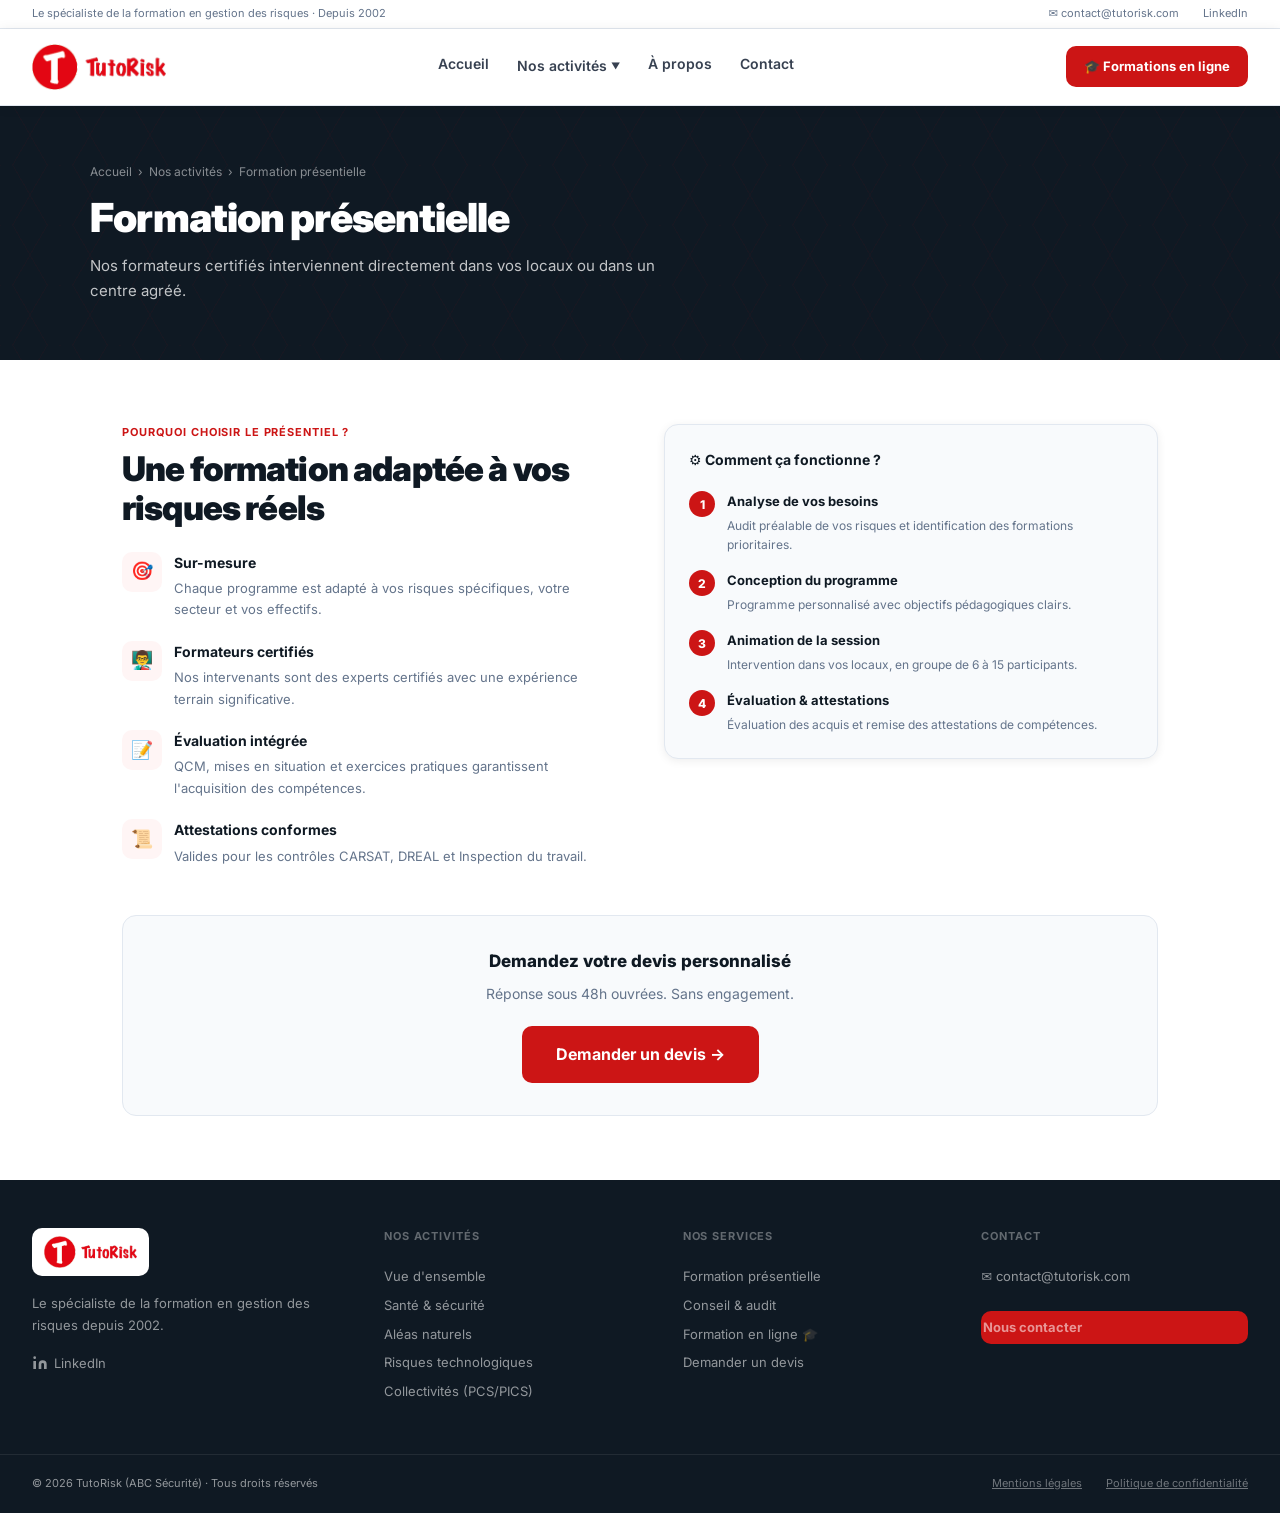
<file: formation-presentielle.html>
<!DOCTYPE html><html lang="fr"><head>
<meta charset="UTF-8"><meta name="viewport" content="width=device-width,initial-scale=1.0">
<title>Formation présentielle en gestion des risques | TutoRisk</title><meta name="description" content="Formations présentielles sur site ou en centre agréé. Incendie, risques professionnels, aléas naturels. Devis sur mesure.">
<link rel="icon" type="image/png" sizes="32x32" href="/assets/icon-32.png">
<link rel="icon" type="image/png" sizes="16x16" href="/assets/icon-16.png">
<link rel="icon" href="/assets/favicon.ico" sizes="any">
<link rel="apple-touch-icon" href="/assets/icon-180.png">
<link rel="manifest" href="/assets/site.webmanifest">
<meta name="theme-color" content="#CC1515">
<meta property="og:image" content="https://tutorisk.net/assets/icon-512.png">
<link rel="preconnect" href="https://fonts.googleapis.com">
<link href="https://fonts.googleapis.com/css2?family=Inter:wght@400;500;600;700;800;900&display=swap" rel="stylesheet">
<link rel="stylesheet" href="/css/style.css?v=2">
</head><body>
<div class="topbar">
  <span>Le spécialiste de la formation en gestion des risques · Depuis 2002</span>
  <div class="topbar-links">
    <a href="mailto:contact@tutorisk.com">✉ contact@tutorisk.com</a>
    <a href="https://linkedin.com/company/tutorisk" target="_blank" rel="noreferrer">LinkedIn</a>
  </div>
</div>
<nav class="navbar" id="navbar">
  <div class="nav-inner">
    <a href="/index.html" class="nav-logo" aria-label="TutoRisk — accueil"><img src="/assets/logo-horizontal.png?v=2" alt="TutoRisk" class="nav-logo-img"></a>
    <div class="nav-links" id="nav-links">
      <a href="/index.html">Accueil</a>
      <div class="nav-dropdown" id="dropdown-activites">
        <button class="nav-dropdown-trigger" aria-expanded="false" aria-haspopup="true">Nos activités <span class="chevron">▼</span></button>
        <div class="nav-dropdown-menu" role="menu">
          <a href="/nos-activites.html">📋 Vue d'ensemble</a>
          <div class="dropdown-divider"></div>
          <a href="/sante-securite.html">👷 Santé &amp; sécurité au travail</a>
          <a href="/aleas-naturels.html">🌊 Aléas naturels</a>
          <a href="/risques-technologiques.html">🏭 Risques technologiques</a>
          <a href="/collectivites.html">🏛️ Collectivités (PCS/PICS)</a>
          <div class="dropdown-divider"></div>
          <a href="/formation-presentielle.html">👥 Formation présentielle</a>
          <a href="/conseil-audit.html">🔍 Conseil &amp; audit</a>
        </div>
      </div>
      <a href="/a-propos.html">À propos</a>
      <a href="/contact.html">Contact</a>
    </div>
    <div class="nav-actions">
      <a href="https://formation.tutorisk.com" target="_blank" rel="noreferrer" class="btn btn-red btn-sm">🎓 Formations en ligne</a>
      <button class="burger" id="burger" aria-label="Menu" aria-expanded="false"><span></span><span></span><span></span></button>
    </div>
  </div>
  <div class="nav-mobile" id="nav-mobile" hidden>
    <a href="/index.html">Accueil</a>
    <div class="mobile-section">Nos activités</div>
    <a href="/nos-activites.html" class="indent">Vue d'ensemble</a>
    <a href="/sante-securite.html" class="indent">👷 Santé &amp; sécurité</a>
    <a href="/aleas-naturels.html" class="indent">🌊 Aléas naturels</a>
    <a href="/risques-technologiques.html" class="indent">🏭 Risques technologiques</a>
    <a href="/collectivites.html" class="indent">🏛️ Collectivités</a>
    <a href="/formation-presentielle.html" class="indent">👥 Formation présentielle</a>
    <a href="/conseil-audit.html" class="indent">🔍 Conseil &amp; audit</a>
    <a href="/a-propos.html">À propos</a>
    <a href="/contact.html">Contact</a>
    <a href="https://formation.tutorisk.com" target="_blank" class="mobile-cta">🎓 Accéder aux formations en ligne</a>
  </div>
</nav>

<div class="page-hero"><div class="hero-pattern" aria-hidden="true"></div><div class="page-hero-inner">
  <nav class="breadcrumb"><a href="/index.html">Accueil</a><span>›</span><a href="/nos-activites.html">Nos activités</a><span>›</span><span>Formation présentielle</span></nav>
  <h1>Formation présentielle</h1><p class="subtitle">Nos formateurs certifiés interviennent directement dans vos locaux ou dans un centre agréé.</p>
</div></div>
<section class="section"><div class="container">
  <div class="grid-2" style="gap:3rem;align-items:start;margin-bottom:3rem">
    <div>
      <div class="label">Pourquoi choisir le présentiel ?</div>
      <h2 class="section-title" style="margin-bottom:1.5rem">Une formation adaptée à vos risques réels</h2>
      <div style="display:flex;gap:.75rem;margin-bottom:1.25rem"><div style="width:40px;height:40px;border-radius:.625rem;background:var(--red-light);display:flex;align-items:center;justify-content:center;font-size:1.125rem;flex-shrink:0">🎯</div><div><div style="font-size:.875rem;font-weight:700;color:var(--dark);margin-bottom:.25rem">Sur-mesure</div><p style="font-size:.8125rem;color:var(--text-light);line-height:1.65;margin:0">Chaque programme est adapté à vos risques spécifiques, votre secteur et vos effectifs.</p></div></div>
      <div style="display:flex;gap:.75rem;margin-bottom:1.25rem"><div style="width:40px;height:40px;border-radius:.625rem;background:var(--red-light);display:flex;align-items:center;justify-content:center;font-size:1.125rem;flex-shrink:0">👨‍🏫</div><div><div style="font-size:.875rem;font-weight:700;color:var(--dark);margin-bottom:.25rem">Formateurs certifiés</div><p style="font-size:.8125rem;color:var(--text-light);line-height:1.65;margin:0">Nos intervenants sont des experts certifiés avec une expérience terrain significative.</p></div></div>
      <div style="display:flex;gap:.75rem;margin-bottom:1.25rem"><div style="width:40px;height:40px;border-radius:.625rem;background:var(--red-light);display:flex;align-items:center;justify-content:center;font-size:1.125rem;flex-shrink:0">📝</div><div><div style="font-size:.875rem;font-weight:700;color:var(--dark);margin-bottom:.25rem">Évaluation intégrée</div><p style="font-size:.8125rem;color:var(--text-light);line-height:1.65;margin:0">QCM, mises en situation et exercices pratiques garantissent l'acquisition des compétences.</p></div></div>
      <div style="display:flex;gap:.75rem"><div style="width:40px;height:40px;border-radius:.625rem;background:var(--red-light);display:flex;align-items:center;justify-content:center;font-size:1.125rem;flex-shrink:0">📜</div><div><div style="font-size:.875rem;font-weight:700;color:var(--dark);margin-bottom:.25rem">Attestations conformes</div><p style="font-size:.8125rem;color:var(--text-light);line-height:1.65;margin:0">Valides pour les contrôles CARSAT, DREAL et Inspection du travail.</p></div></div>
    </div>
    <div class="card" style="background:var(--bg)">
      <div style="font-size:.875rem;font-weight:700;color:var(--dark);margin-bottom:1.25rem">⚙️ Comment ça fonctionne ?</div>
      <div style="display:flex;gap:.75rem;margin-bottom:1rem;align-items:flex-start"><div style="width:26px;height:26px;border-radius:50%;background:var(--red);color:#fff;display:flex;align-items:center;justify-content:center;font-size:.75rem;font-weight:800;flex-shrink:0">1</div><div><div style="font-size:.8125rem;font-weight:700;color:var(--dark);margin-bottom:.25rem">Analyse de vos besoins</div><p style="font-size:.75rem;color:var(--text-light);line-height:1.6;margin:0">Audit préalable de vos risques et identification des formations prioritaires.</p></div></div>
      <div style="display:flex;gap:.75rem;margin-bottom:1rem;align-items:flex-start"><div style="width:26px;height:26px;border-radius:50%;background:var(--red);color:#fff;display:flex;align-items:center;justify-content:center;font-size:.75rem;font-weight:800;flex-shrink:0">2</div><div><div style="font-size:.8125rem;font-weight:700;color:var(--dark);margin-bottom:.25rem">Conception du programme</div><p style="font-size:.75rem;color:var(--text-light);line-height:1.6;margin:0">Programme personnalisé avec objectifs pédagogiques clairs.</p></div></div>
      <div style="display:flex;gap:.75rem;margin-bottom:1rem;align-items:flex-start"><div style="width:26px;height:26px;border-radius:50%;background:var(--red);color:#fff;display:flex;align-items:center;justify-content:center;font-size:.75rem;font-weight:800;flex-shrink:0">3</div><div><div style="font-size:.8125rem;font-weight:700;color:var(--dark);margin-bottom:.25rem">Animation de la session</div><p style="font-size:.75rem;color:var(--text-light);line-height:1.6;margin:0">Intervention dans vos locaux, en groupe de 6 à 15 participants.</p></div></div>
      <div style="display:flex;gap:.75rem;align-items:flex-start"><div style="width:26px;height:26px;border-radius:50%;background:var(--red);color:#fff;display:flex;align-items:center;justify-content:center;font-size:.75rem;font-weight:800;flex-shrink:0">4</div><div><div style="font-size:.8125rem;font-weight:700;color:var(--dark);margin-bottom:.25rem">Évaluation &amp; attestations</div><p style="font-size:.75rem;color:var(--text-light);line-height:1.6;margin:0">Évaluation des acquis et remise des attestations de compétences.</p></div></div>
    </div>
  </div>
  <div style="text-align:center;padding:2rem;background:var(--bg);border-radius:var(--radius-lg);border:1px solid var(--border)">
    <div style="font-size:1.0625rem;font-weight:800;color:var(--dark);margin-bottom:.5rem">Demandez votre devis personnalisé</div>
    <p style="font-size:.875rem;color:var(--text-light);margin-bottom:1.25rem">Réponse sous 48h ouvrées. Sans engagement.</p>
    <a href="/contact.html" class="btn btn-red btn-lg">Demander un devis →</a>
  </div>
</div></section>
<footer class="footer">
  <div class="footer-inner">
    <div class="footer-brand">
      <a href="/index.html" class="footer-logo" aria-label="TutoRisk — accueil"><img src="/assets/logo-horizontal.png?v=2" alt="TutoRisk" class="footer-logo-img"></a>
      <p>Le spécialiste de la formation en gestion des risques depuis 2002.</p>
      <a href="https://linkedin.com/company/tutorisk" target="_blank" rel="noreferrer" class="footer-linkedin">
        <svg width="16" height="16" viewBox="0 0 24 24" fill="currentColor"><path d="M16 8a6 6 0 016 6v7h-4v-7a2 2 0 00-4 0v7h-4v-7a6 6 0 016-6zM2 9h4v12H2z"/><circle cx="4" cy="4" r="2"/></svg>
        LinkedIn
      </a>
    </div>
    <div class="footer-col">
      <div class="footer-heading">Nos activités</div>
      <a href="/nos-activites.html">Vue d'ensemble</a>
      <a href="/sante-securite.html">Santé &amp; sécurité</a>
      <a href="/aleas-naturels.html">Aléas naturels</a>
      <a href="/risques-technologiques.html">Risques technologiques</a>
      <a href="/collectivites.html">Collectivités (PCS/PICS)</a>
    </div>
    <div class="footer-col">
      <div class="footer-heading">Nos services</div>
      <a href="/formation-presentielle.html">Formation présentielle</a>
      <a href="/conseil-audit.html">Conseil &amp; audit</a>
      <a href="https://formation.tutorisk.com" target="_blank" rel="noreferrer">Formation en ligne 🎓</a>
      <a href="/contact.html">Demander un devis</a>
    </div>
    <div class="footer-col">
      <div class="footer-heading">Contact</div>
      <a href="mailto:contact@tutorisk.com">✉ contact@tutorisk.com</a>
      <div style="margin-top:1.25rem"><a href="/contact.html" class="btn btn-red btn-sm">Nous contacter</a></div>
    </div>
  </div>
  <div class="footer-bottom">
    <span>© 2026 TutoRisk (ABC Sécurité) · Tous droits réservés</span>
    <div class="footer-bottom-links">
      <a href="/mentions-legales.html">Mentions légales</a>
      <a href="/politique-confidentialite.html">Politique de confidentialité</a>
    </div>
  </div>
</footer>
<script src="/js/config.js?v=2"></script>
<script src="/js/main.js?v=2"></script>
</body></html>
</file>
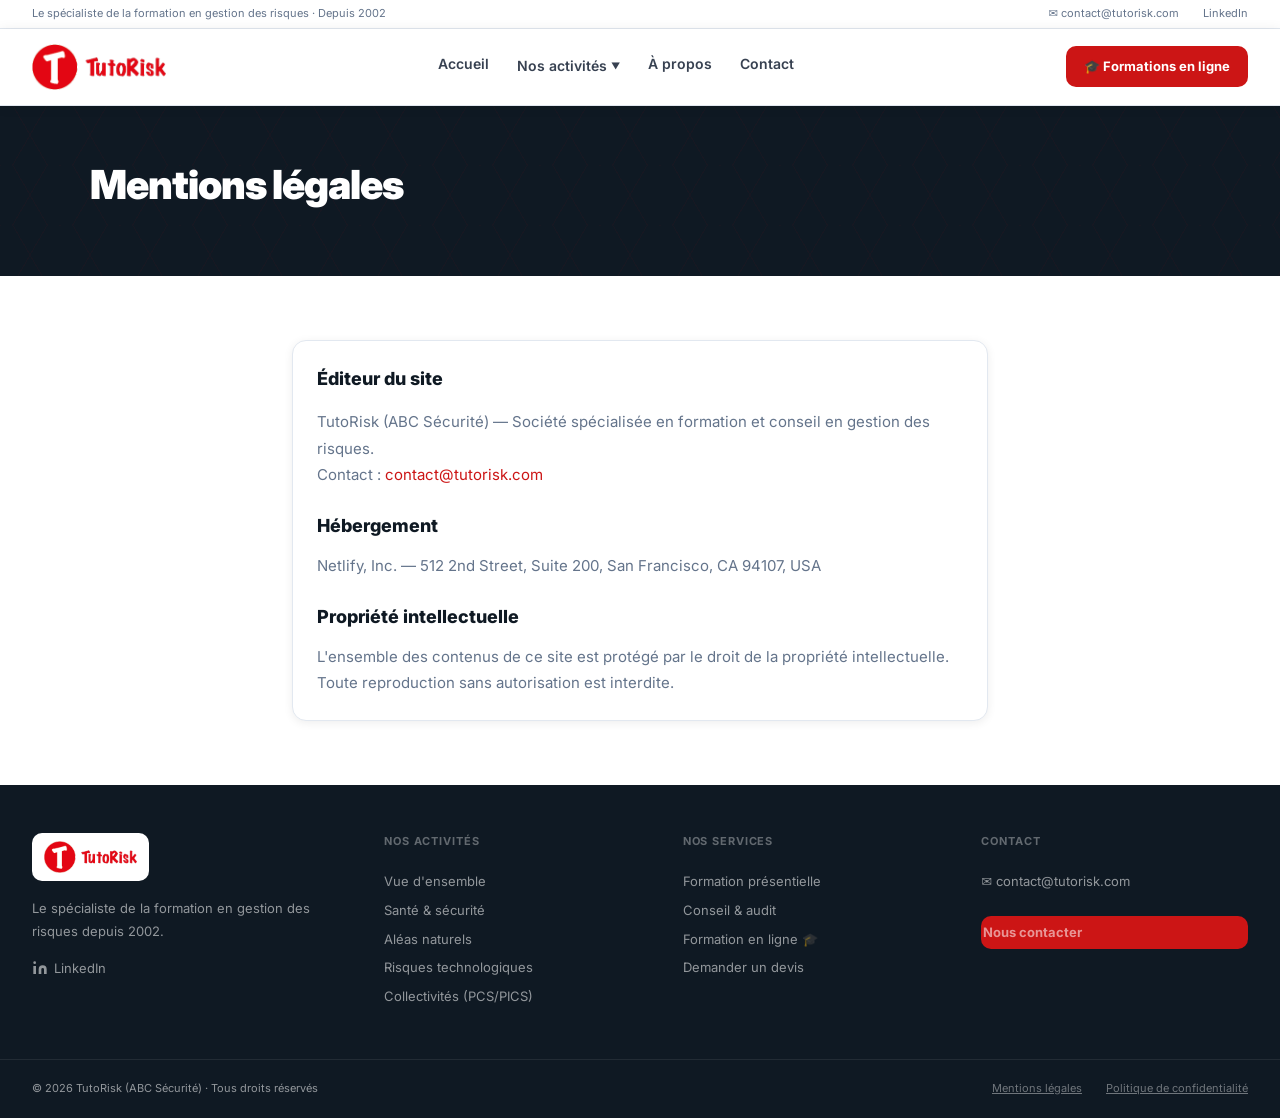
<file: mentions-legales.html>
<!DOCTYPE html><html lang="fr"><head>
<meta charset="UTF-8"><meta name="viewport" content="width=device-width,initial-scale=1.0">
<title>Mentions légales | TutoRisk</title><meta name="description" content="Mentions légales du site TutoRisk.">
<link rel="icon" type="image/png" sizes="32x32" href="/assets/icon-32.png">
<link rel="icon" type="image/png" sizes="16x16" href="/assets/icon-16.png">
<link rel="icon" href="/assets/favicon.ico" sizes="any">
<link rel="apple-touch-icon" href="/assets/icon-180.png">
<link rel="manifest" href="/assets/site.webmanifest">
<meta name="theme-color" content="#CC1515">
<meta property="og:image" content="https://tutorisk.net/assets/icon-512.png">
<link rel="preconnect" href="https://fonts.googleapis.com">
<link href="https://fonts.googleapis.com/css2?family=Inter:wght@400;500;600;700;800;900&display=swap" rel="stylesheet">
<link rel="stylesheet" href="/css/style.css?v=2">
</head><body>
<div class="topbar">
  <span>Le spécialiste de la formation en gestion des risques · Depuis 2002</span>
  <div class="topbar-links">
    <a href="mailto:contact@tutorisk.com">✉ contact@tutorisk.com</a>
    <a href="https://linkedin.com/company/tutorisk" target="_blank" rel="noreferrer">LinkedIn</a>
  </div>
</div>
<nav class="navbar" id="navbar">
  <div class="nav-inner">
    <a href="/index.html" class="nav-logo" aria-label="TutoRisk — accueil"><img src="/assets/logo-horizontal.png?v=2" alt="TutoRisk" class="nav-logo-img"></a>
    <div class="nav-links" id="nav-links">
      <a href="/index.html">Accueil</a>
      <div class="nav-dropdown" id="dropdown-activites">
        <button class="nav-dropdown-trigger" aria-expanded="false" aria-haspopup="true">Nos activités <span class="chevron">▼</span></button>
        <div class="nav-dropdown-menu" role="menu">
          <a href="/nos-activites.html">📋 Vue d'ensemble</a>
          <div class="dropdown-divider"></div>
          <a href="/sante-securite.html">👷 Santé &amp; sécurité au travail</a>
          <a href="/aleas-naturels.html">🌊 Aléas naturels</a>
          <a href="/risques-technologiques.html">🏭 Risques technologiques</a>
          <a href="/collectivites.html">🏛️ Collectivités (PCS/PICS)</a>
          <div class="dropdown-divider"></div>
          <a href="/formation-presentielle.html">👥 Formation présentielle</a>
          <a href="/conseil-audit.html">🔍 Conseil &amp; audit</a>
        </div>
      </div>
      <a href="/a-propos.html">À propos</a>
      <a href="/contact.html">Contact</a>
    </div>
    <div class="nav-actions">
      <a href="https://formation.tutorisk.com" target="_blank" rel="noreferrer" class="btn btn-red btn-sm">🎓 Formations en ligne</a>
      <button class="burger" id="burger" aria-label="Menu" aria-expanded="false"><span></span><span></span><span></span></button>
    </div>
  </div>
  <div class="nav-mobile" id="nav-mobile" hidden>
    <a href="/index.html">Accueil</a>
    <div class="mobile-section">Nos activités</div>
    <a href="/nos-activites.html" class="indent">Vue d'ensemble</a>
    <a href="/sante-securite.html" class="indent">👷 Santé &amp; sécurité</a>
    <a href="/aleas-naturels.html" class="indent">🌊 Aléas naturels</a>
    <a href="/risques-technologiques.html" class="indent">🏭 Risques technologiques</a>
    <a href="/collectivites.html" class="indent">🏛️ Collectivités</a>
    <a href="/formation-presentielle.html" class="indent">👥 Formation présentielle</a>
    <a href="/conseil-audit.html" class="indent">🔍 Conseil &amp; audit</a>
    <a href="/a-propos.html">À propos</a>
    <a href="/contact.html">Contact</a>
    <a href="https://formation.tutorisk.com" target="_blank" class="mobile-cta">🎓 Accéder aux formations en ligne</a>
  </div>
</nav>

<div class="page-hero"><div class="hero-pattern" aria-hidden="true"></div><div class="page-hero-inner"><h1>Mentions légales</h1></div></div>
<section class="section"><div class="container" style="max-width:760px"><div class="card"><h2 style="font-size:1.125rem;font-weight:800;color:var(--dark);margin-bottom:1rem">Éditeur du site</h2><p style="font-size:.9375rem;color:var(--text-light);line-height:1.75">TutoRisk (ABC Sécurité) — Société spécialisée en formation et conseil en gestion des risques.<br>Contact : <a href="mailto:contact@tutorisk.com" style="color:var(--red)">contact@tutorisk.com</a></p><h2 style="font-size:1.125rem;font-weight:800;color:var(--dark);margin:1.5rem 0 .75rem">Hébergement</h2><p style="font-size:.9375rem;color:var(--text-light);line-height:1.75">Netlify, Inc. — 512 2nd Street, Suite 200, San Francisco, CA 94107, USA</p><h2 style="font-size:1.125rem;font-weight:800;color:var(--dark);margin:1.5rem 0 .75rem">Propriété intellectuelle</h2><p style="font-size:.9375rem;color:var(--text-light);line-height:1.75">L'ensemble des contenus de ce site est protégé par le droit de la propriété intellectuelle. Toute reproduction sans autorisation est interdite.</p></div></div></section>
<footer class="footer">
  <div class="footer-inner">
    <div class="footer-brand">
      <a href="/index.html" class="footer-logo" aria-label="TutoRisk — accueil"><img src="/assets/logo-horizontal.png?v=2" alt="TutoRisk" class="footer-logo-img"></a>
      <p>Le spécialiste de la formation en gestion des risques depuis 2002.</p>
      <a href="https://linkedin.com/company/tutorisk" target="_blank" rel="noreferrer" class="footer-linkedin">
        <svg width="16" height="16" viewBox="0 0 24 24" fill="currentColor"><path d="M16 8a6 6 0 016 6v7h-4v-7a2 2 0 00-4 0v7h-4v-7a6 6 0 016-6zM2 9h4v12H2z"/><circle cx="4" cy="4" r="2"/></svg>
        LinkedIn
      </a>
    </div>
    <div class="footer-col">
      <div class="footer-heading">Nos activités</div>
      <a href="/nos-activites.html">Vue d'ensemble</a>
      <a href="/sante-securite.html">Santé &amp; sécurité</a>
      <a href="/aleas-naturels.html">Aléas naturels</a>
      <a href="/risques-technologiques.html">Risques technologiques</a>
      <a href="/collectivites.html">Collectivités (PCS/PICS)</a>
    </div>
    <div class="footer-col">
      <div class="footer-heading">Nos services</div>
      <a href="/formation-presentielle.html">Formation présentielle</a>
      <a href="/conseil-audit.html">Conseil &amp; audit</a>
      <a href="https://formation.tutorisk.com" target="_blank" rel="noreferrer">Formation en ligne 🎓</a>
      <a href="/contact.html">Demander un devis</a>
    </div>
    <div class="footer-col">
      <div class="footer-heading">Contact</div>
      <a href="mailto:contact@tutorisk.com">✉ contact@tutorisk.com</a>
      <div style="margin-top:1.25rem"><a href="/contact.html" class="btn btn-red btn-sm">Nous contacter</a></div>
    </div>
  </div>
  <div class="footer-bottom">
    <span>© 2026 TutoRisk (ABC Sécurité) · Tous droits réservés</span>
    <div class="footer-bottom-links">
      <a href="/mentions-legales.html">Mentions légales</a>
      <a href="/politique-confidentialite.html">Politique de confidentialité</a>
    </div>
  </div>
</footer>
<script src="/js/config.js?v=2"></script>
<script src="/js/main.js?v=2"></script>
</body></html>
</file>
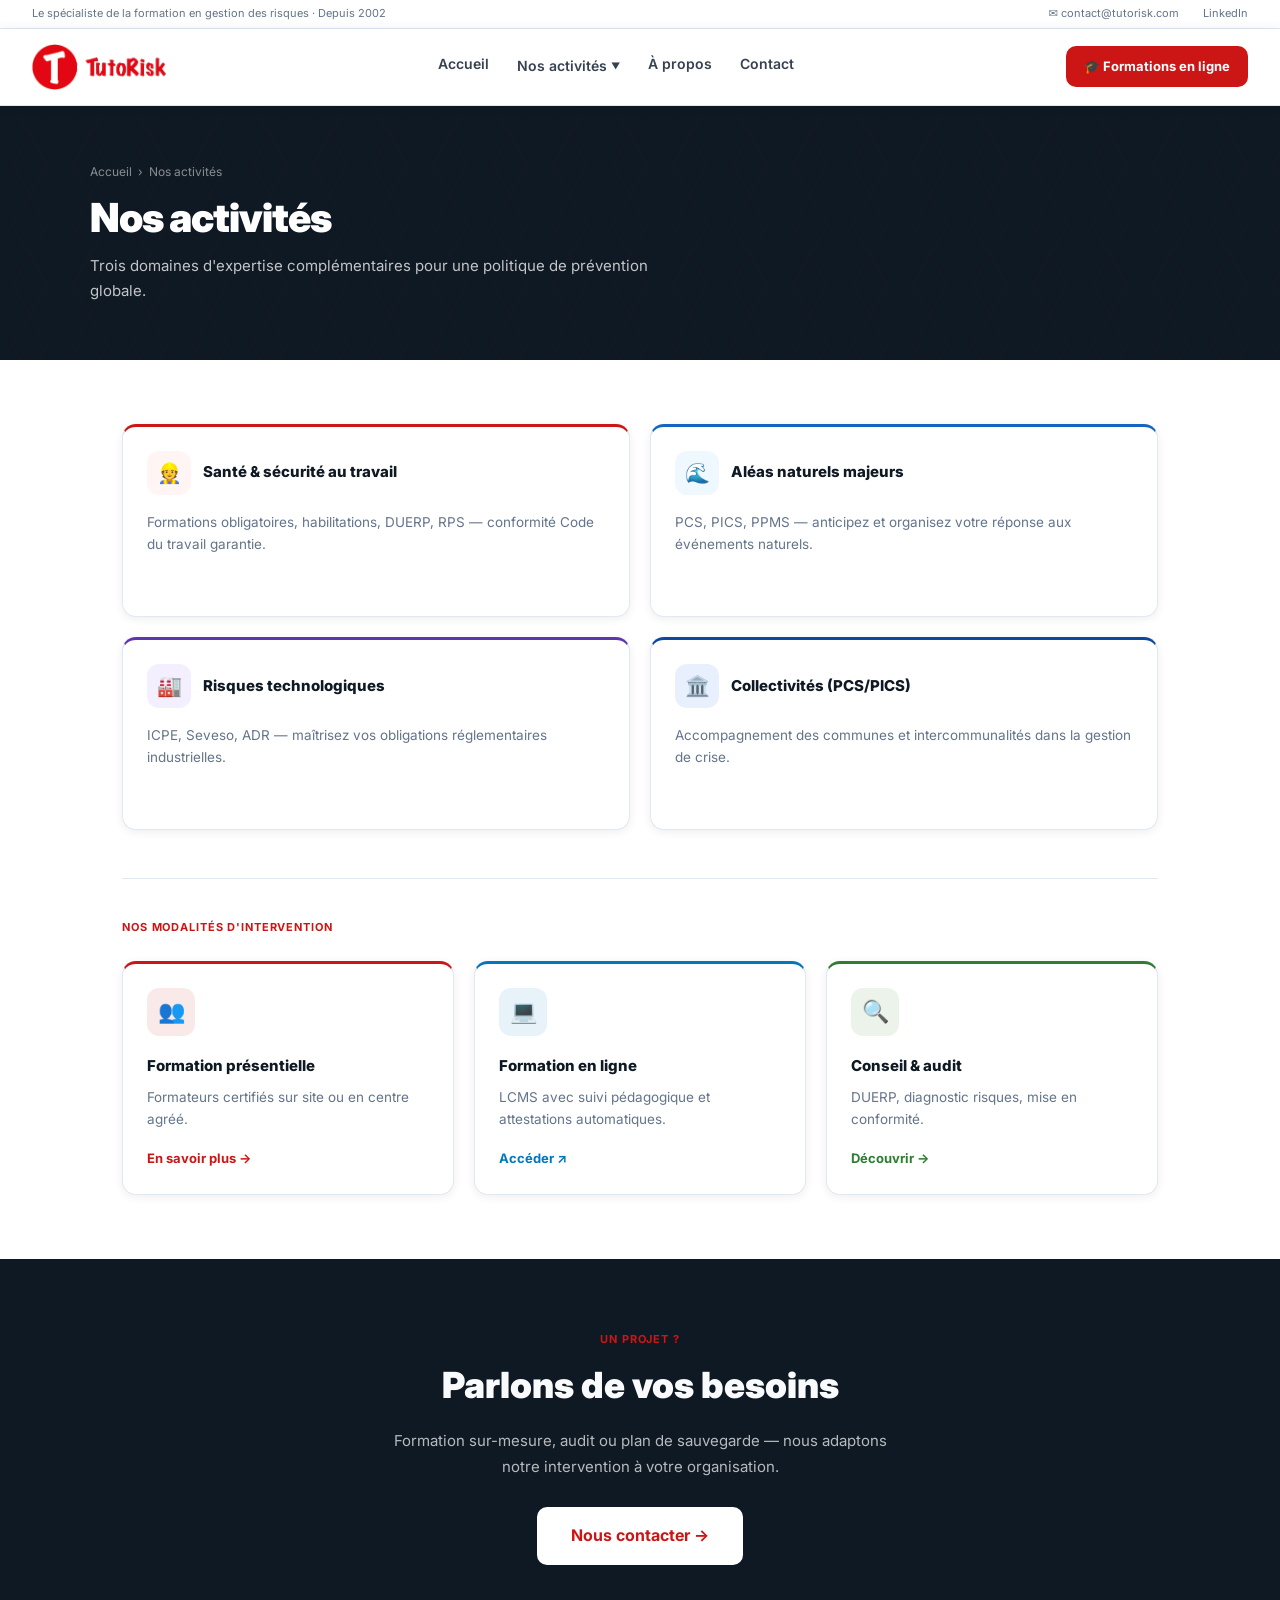
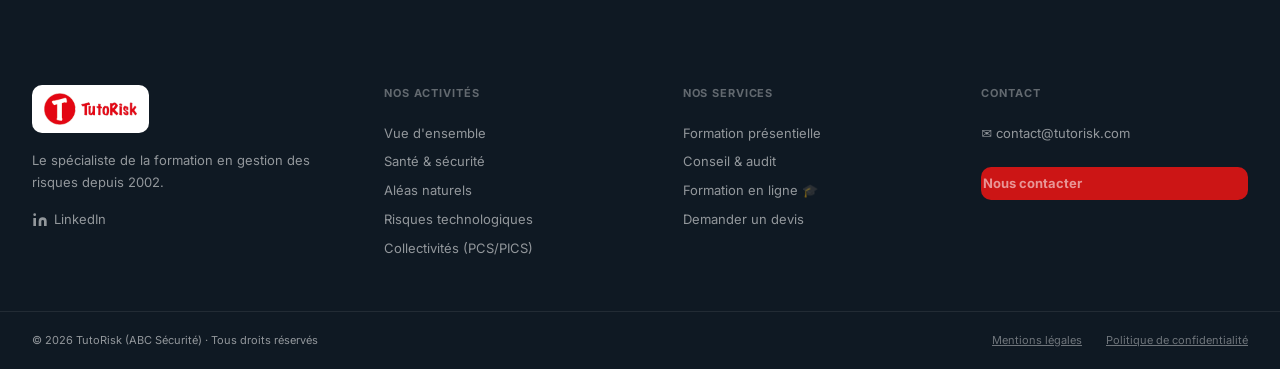
<file: nos-activites.html>
<!DOCTYPE html><html lang="fr"><head>
<meta charset="UTF-8"><meta name="viewport" content="width=device-width,initial-scale=1.0">
<title>Nos activités — Formation & conseil en gestion des risques | TutoRisk</title><meta name="description" content="TutoRisk propose formations et conseil en santé-sécurité, aléas naturels, risques technologiques et collectivités.">
<link rel="icon" type="image/png" sizes="32x32" href="/assets/icon-32.png">
<link rel="icon" type="image/png" sizes="16x16" href="/assets/icon-16.png">
<link rel="icon" href="/assets/favicon.ico" sizes="any">
<link rel="apple-touch-icon" href="/assets/icon-180.png">
<link rel="manifest" href="/assets/site.webmanifest">
<meta name="theme-color" content="#CC1515">
<meta property="og:image" content="https://tutorisk.net/assets/icon-512.png">
<link rel="preconnect" href="https://fonts.googleapis.com">
<link href="https://fonts.googleapis.com/css2?family=Inter:wght@400;500;600;700;800;900&display=swap" rel="stylesheet">
<link rel="stylesheet" href="/css/style.css?v=2">
</head><body>
<div class="topbar">
  <span>Le spécialiste de la formation en gestion des risques · Depuis 2002</span>
  <div class="topbar-links">
    <a href="mailto:contact@tutorisk.com">✉ contact@tutorisk.com</a>
    <a href="https://linkedin.com/company/tutorisk" target="_blank" rel="noreferrer">LinkedIn</a>
  </div>
</div>
<nav class="navbar" id="navbar">
  <div class="nav-inner">
    <a href="/index.html" class="nav-logo" aria-label="TutoRisk — accueil"><img src="/assets/logo-horizontal.png?v=2" alt="TutoRisk" class="nav-logo-img"></a>
    <div class="nav-links" id="nav-links">
      <a href="/index.html">Accueil</a>
      <div class="nav-dropdown" id="dropdown-activites">
        <button class="nav-dropdown-trigger" aria-expanded="false" aria-haspopup="true">Nos activités <span class="chevron">▼</span></button>
        <div class="nav-dropdown-menu" role="menu">
          <a href="/nos-activites.html">📋 Vue d'ensemble</a>
          <div class="dropdown-divider"></div>
          <a href="/sante-securite.html">👷 Santé &amp; sécurité au travail</a>
          <a href="/aleas-naturels.html">🌊 Aléas naturels</a>
          <a href="/risques-technologiques.html">🏭 Risques technologiques</a>
          <a href="/collectivites.html">🏛️ Collectivités (PCS/PICS)</a>
          <div class="dropdown-divider"></div>
          <a href="/formation-presentielle.html">👥 Formation présentielle</a>
          <a href="/conseil-audit.html">🔍 Conseil &amp; audit</a>
        </div>
      </div>
      <a href="/a-propos.html">À propos</a>
      <a href="/contact.html">Contact</a>
    </div>
    <div class="nav-actions">
      <a href="https://formation.tutorisk.com" target="_blank" rel="noreferrer" class="btn btn-red btn-sm">🎓 Formations en ligne</a>
      <button class="burger" id="burger" aria-label="Menu" aria-expanded="false"><span></span><span></span><span></span></button>
    </div>
  </div>
  <div class="nav-mobile" id="nav-mobile" hidden>
    <a href="/index.html">Accueil</a>
    <div class="mobile-section">Nos activités</div>
    <a href="/nos-activites.html" class="indent">Vue d'ensemble</a>
    <a href="/sante-securite.html" class="indent">👷 Santé &amp; sécurité</a>
    <a href="/aleas-naturels.html" class="indent">🌊 Aléas naturels</a>
    <a href="/risques-technologiques.html" class="indent">🏭 Risques technologiques</a>
    <a href="/collectivites.html" class="indent">🏛️ Collectivités</a>
    <a href="/formation-presentielle.html" class="indent">👥 Formation présentielle</a>
    <a href="/conseil-audit.html" class="indent">🔍 Conseil &amp; audit</a>
    <a href="/a-propos.html">À propos</a>
    <a href="/contact.html">Contact</a>
    <a href="https://formation.tutorisk.com" target="_blank" class="mobile-cta">🎓 Accéder aux formations en ligne</a>
  </div>
</nav>

<div class="page-hero"><div class="hero-pattern" aria-hidden="true"></div><div class="page-hero-inner">
  <nav class="breadcrumb"><a href="/index.html">Accueil</a><span>›</span><span>Nos activités</span></nav>
  <h1>Nos activités</h1><p class="subtitle">Trois domaines d'expertise complémentaires pour une politique de prévention globale.</p>
</div></div>
<section class="section"><div class="container">
  <div class="grid-2" style="margin-bottom:3rem">
    <a href="/sante-securite.html" class="domain-card" style="border-top-color:#CC1515"><div class="domain-card-header"><div class="domain-card-icon" style="background:#FFF5F5">👷</div><div class="domain-card-title">Santé &amp; sécurité au travail</div></div><p>Formations obligatoires, habilitations, DUERP, RPS — conformité Code du travail garantie.</p><div class="domain-cta" style="color:#CC1515">Découvrir →</div></a>
    <a href="/aleas-naturels.html" class="domain-card" style="border-top-color:#1565C0"><div class="domain-card-header"><div class="domain-card-icon" style="background:#EFF8FF">🌊</div><div class="domain-card-title">Aléas naturels majeurs</div></div><p>PCS, PICS, PPMS — anticipez et organisez votre réponse aux événements naturels.</p><div class="domain-cta" style="color:#1565C0">Découvrir →</div></a>
    <a href="/risques-technologiques.html" class="domain-card" style="border-top-color:#5E35B1"><div class="domain-card-header"><div class="domain-card-icon" style="background:#F3EFFF">🏭</div><div class="domain-card-title">Risques technologiques</div></div><p>ICPE, Seveso, ADR — maîtrisez vos obligations réglementaires industrielles.</p><div class="domain-cta" style="color:#5E35B1">Découvrir →</div></a>
    <a href="/collectivites.html" class="domain-card" style="border-top-color:#0D47A1"><div class="domain-card-header"><div class="domain-card-icon" style="background:#E8F0FE">🏛️</div><div class="domain-card-title">Collectivités (PCS/PICS)</div></div><p>Accompagnement des communes et intercommunalités dans la gestion de crise.</p><div class="domain-cta" style="color:#0D47A1">Découvrir →</div></a>
  </div>
  <div style="border-top:1px solid var(--border);padding-top:2.5rem">
    <div class="label">Nos modalités d'intervention</div>
    <div class="grid-3" style="margin-top:1.5rem">
      <div class="card" style="border-top:3px solid #CC1515"><div class="feature-icon" style="background:#CC151518">👥</div><h3 style="font-size:.9375rem;font-weight:800;color:var(--dark);margin-bottom:.5rem">Formation présentielle</h3><p style="font-size:.84375rem;color:var(--text-light);line-height:1.65;margin-bottom:.875rem">Formateurs certifiés sur site ou en centre agréé.</p><a href="/formation-presentielle.html" style="color:#CC1515;font-size:.8125rem;font-weight:700">En savoir plus →</a></div>
      <div class="card" style="border-top:3px solid #0277BD"><div class="feature-icon" style="background:#0277BD18">💻</div><h3 style="font-size:.9375rem;font-weight:800;color:var(--dark);margin-bottom:.5rem">Formation en ligne</h3><p style="font-size:.84375rem;color:var(--text-light);line-height:1.65;margin-bottom:.875rem">LCMS avec suivi pédagogique et attestations automatiques.</p><a href="https://formation.tutorisk.com" target="_blank" rel="noreferrer" style="color:#0277BD;font-size:.8125rem;font-weight:700">Accéder ↗</a></div>
      <div class="card" style="border-top:3px solid #2E7D32"><div class="feature-icon" style="background:#2E7D3218">🔍</div><h3 style="font-size:.9375rem;font-weight:800;color:var(--dark);margin-bottom:.5rem">Conseil &amp; audit</h3><p style="font-size:.84375rem;color:var(--text-light);line-height:1.65;margin-bottom:.875rem">DUERP, diagnostic risques, mise en conformité.</p><a href="/conseil-audit.html" style="color:#2E7D32;font-size:.8125rem;font-weight:700">Découvrir →</a></div>
    </div>
  </div>
</div></section>
<section class="cta-section"><div style="position:relative;z-index:1"><div class="label">Un projet ?</div><h2>Parlons de vos besoins</h2><p>Formation sur-mesure, audit ou plan de sauvegarde — nous adaptons notre intervention à votre organisation.</p><div class="cta-buttons"><a href="/contact.html" class="btn btn-white btn-lg">Nous contacter →</a></div></div></section>
<footer class="footer">
  <div class="footer-inner">
    <div class="footer-brand">
      <a href="/index.html" class="footer-logo" aria-label="TutoRisk — accueil"><img src="/assets/logo-horizontal.png?v=2" alt="TutoRisk" class="footer-logo-img"></a>
      <p>Le spécialiste de la formation en gestion des risques depuis 2002.</p>
      <a href="https://linkedin.com/company/tutorisk" target="_blank" rel="noreferrer" class="footer-linkedin">
        <svg width="16" height="16" viewBox="0 0 24 24" fill="currentColor"><path d="M16 8a6 6 0 016 6v7h-4v-7a2 2 0 00-4 0v7h-4v-7a6 6 0 016-6zM2 9h4v12H2z"/><circle cx="4" cy="4" r="2"/></svg>
        LinkedIn
      </a>
    </div>
    <div class="footer-col">
      <div class="footer-heading">Nos activités</div>
      <a href="/nos-activites.html">Vue d'ensemble</a>
      <a href="/sante-securite.html">Santé &amp; sécurité</a>
      <a href="/aleas-naturels.html">Aléas naturels</a>
      <a href="/risques-technologiques.html">Risques technologiques</a>
      <a href="/collectivites.html">Collectivités (PCS/PICS)</a>
    </div>
    <div class="footer-col">
      <div class="footer-heading">Nos services</div>
      <a href="/formation-presentielle.html">Formation présentielle</a>
      <a href="/conseil-audit.html">Conseil &amp; audit</a>
      <a href="https://formation.tutorisk.com" target="_blank" rel="noreferrer">Formation en ligne 🎓</a>
      <a href="/contact.html">Demander un devis</a>
    </div>
    <div class="footer-col">
      <div class="footer-heading">Contact</div>
      <a href="mailto:contact@tutorisk.com">✉ contact@tutorisk.com</a>
      <div style="margin-top:1.25rem"><a href="/contact.html" class="btn btn-red btn-sm">Nous contacter</a></div>
    </div>
  </div>
  <div class="footer-bottom">
    <span>© 2026 TutoRisk (ABC Sécurité) · Tous droits réservés</span>
    <div class="footer-bottom-links">
      <a href="/mentions-legales.html">Mentions légales</a>
      <a href="/politique-confidentialite.html">Politique de confidentialité</a>
    </div>
  </div>
</footer>
<script src="/js/config.js?v=2"></script>
<script src="/js/main.js?v=2"></script>
</body></html>
</file>
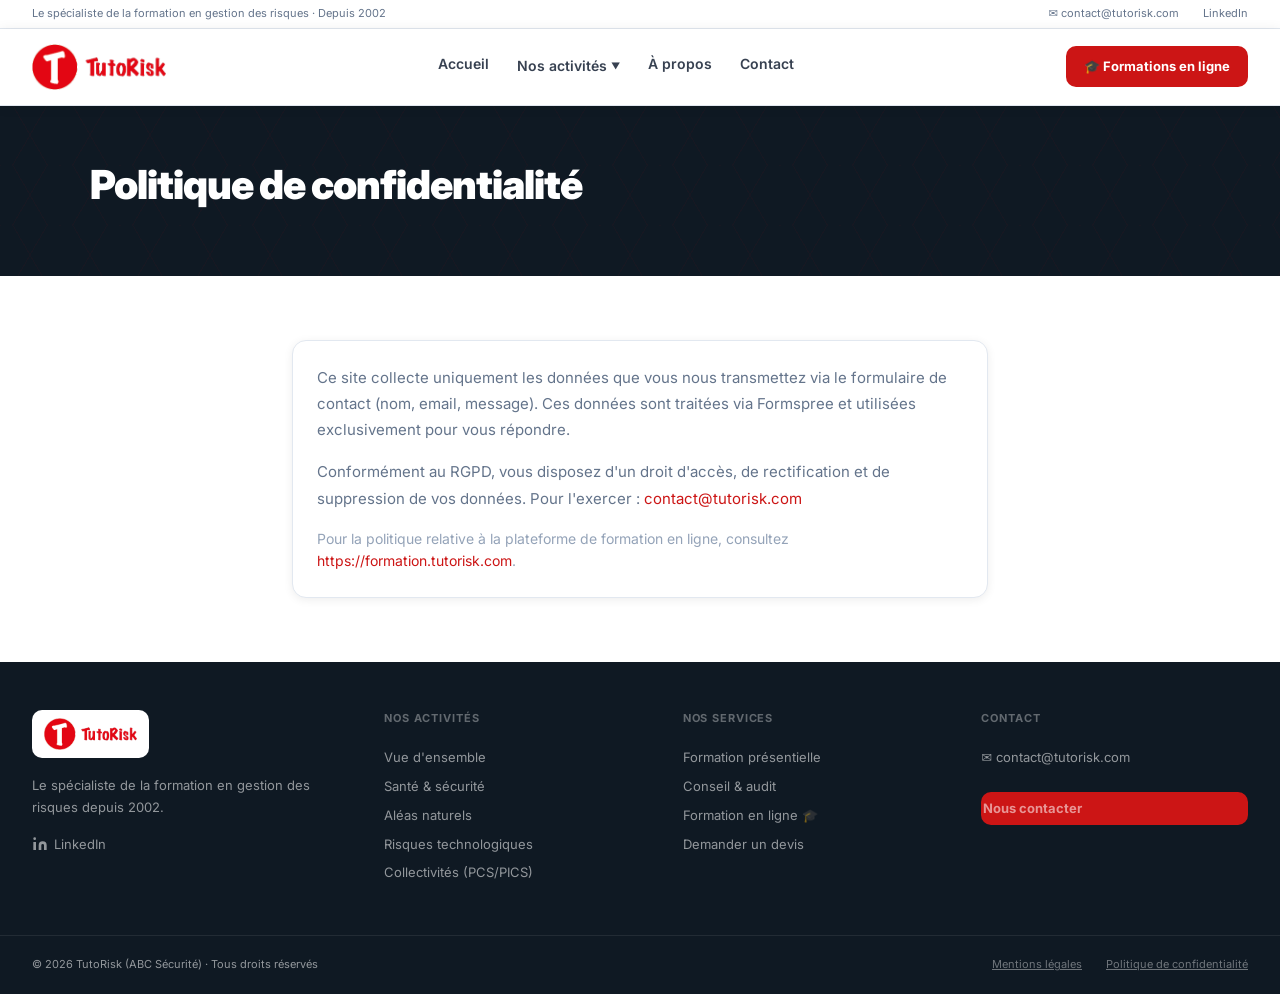
<file: politique-confidentialite.html>
<!DOCTYPE html><html lang="fr"><head>
<meta charset="UTF-8"><meta name="viewport" content="width=device-width,initial-scale=1.0">
<title>Politique de confidentialité | TutoRisk</title><meta name="description" content="Politique de confidentialité du site TutoRisk.">
<link rel="icon" type="image/png" sizes="32x32" href="/assets/icon-32.png">
<link rel="icon" type="image/png" sizes="16x16" href="/assets/icon-16.png">
<link rel="icon" href="/assets/favicon.ico" sizes="any">
<link rel="apple-touch-icon" href="/assets/icon-180.png">
<link rel="manifest" href="/assets/site.webmanifest">
<meta name="theme-color" content="#CC1515">
<meta property="og:image" content="https://tutorisk.net/assets/icon-512.png">
<link rel="preconnect" href="https://fonts.googleapis.com">
<link href="https://fonts.googleapis.com/css2?family=Inter:wght@400;500;600;700;800;900&display=swap" rel="stylesheet">
<link rel="stylesheet" href="/css/style.css?v=2">
</head><body>
<div class="topbar">
  <span>Le spécialiste de la formation en gestion des risques · Depuis 2002</span>
  <div class="topbar-links">
    <a href="mailto:contact@tutorisk.com">✉ contact@tutorisk.com</a>
    <a href="https://linkedin.com/company/tutorisk" target="_blank" rel="noreferrer">LinkedIn</a>
  </div>
</div>
<nav class="navbar" id="navbar">
  <div class="nav-inner">
    <a href="/index.html" class="nav-logo" aria-label="TutoRisk — accueil"><img src="/assets/logo-horizontal.png?v=2" alt="TutoRisk" class="nav-logo-img"></a>
    <div class="nav-links" id="nav-links">
      <a href="/index.html">Accueil</a>
      <div class="nav-dropdown" id="dropdown-activites">
        <button class="nav-dropdown-trigger" aria-expanded="false" aria-haspopup="true">Nos activités <span class="chevron">▼</span></button>
        <div class="nav-dropdown-menu" role="menu">
          <a href="/nos-activites.html">📋 Vue d'ensemble</a>
          <div class="dropdown-divider"></div>
          <a href="/sante-securite.html">👷 Santé &amp; sécurité au travail</a>
          <a href="/aleas-naturels.html">🌊 Aléas naturels</a>
          <a href="/risques-technologiques.html">🏭 Risques technologiques</a>
          <a href="/collectivites.html">🏛️ Collectivités (PCS/PICS)</a>
          <div class="dropdown-divider"></div>
          <a href="/formation-presentielle.html">👥 Formation présentielle</a>
          <a href="/conseil-audit.html">🔍 Conseil &amp; audit</a>
        </div>
      </div>
      <a href="/a-propos.html">À propos</a>
      <a href="/contact.html">Contact</a>
    </div>
    <div class="nav-actions">
      <a href="https://formation.tutorisk.com" target="_blank" rel="noreferrer" class="btn btn-red btn-sm">🎓 Formations en ligne</a>
      <button class="burger" id="burger" aria-label="Menu" aria-expanded="false"><span></span><span></span><span></span></button>
    </div>
  </div>
  <div class="nav-mobile" id="nav-mobile" hidden>
    <a href="/index.html">Accueil</a>
    <div class="mobile-section">Nos activités</div>
    <a href="/nos-activites.html" class="indent">Vue d'ensemble</a>
    <a href="/sante-securite.html" class="indent">👷 Santé &amp; sécurité</a>
    <a href="/aleas-naturels.html" class="indent">🌊 Aléas naturels</a>
    <a href="/risques-technologiques.html" class="indent">🏭 Risques technologiques</a>
    <a href="/collectivites.html" class="indent">🏛️ Collectivités</a>
    <a href="/formation-presentielle.html" class="indent">👥 Formation présentielle</a>
    <a href="/conseil-audit.html" class="indent">🔍 Conseil &amp; audit</a>
    <a href="/a-propos.html">À propos</a>
    <a href="/contact.html">Contact</a>
    <a href="https://formation.tutorisk.com" target="_blank" class="mobile-cta">🎓 Accéder aux formations en ligne</a>
  </div>
</nav>

<div class="page-hero"><div class="hero-pattern" aria-hidden="true"></div><div class="page-hero-inner"><h1>Politique de confidentialité</h1></div></div>
<section class="section"><div class="container" style="max-width:760px"><div class="card"><p style="font-size:.9375rem;color:var(--text-light);line-height:1.75;margin-bottom:1rem">Ce site collecte uniquement les données que vous nous transmettez via le formulaire de contact (nom, email, message). Ces données sont traitées via Formspree et utilisées exclusivement pour vous répondre.</p><p style="font-size:.9375rem;color:var(--text-light);line-height:1.75;margin-bottom:1rem">Conformément au RGPD, vous disposez d'un droit d'accès, de rectification et de suppression de vos données. Pour l'exercer : <a href="mailto:contact@tutorisk.com" style="color:var(--red)">contact@tutorisk.com</a></p><p style="font-size:.875rem;color:var(--text-muted)">Pour la politique relative à la plateforme de formation en ligne, consultez <a href="https://formation.tutorisk.com" target="_blank" style="color:var(--red)">https://formation.tutorisk.com</a>.</p></div></div></section>
<footer class="footer">
  <div class="footer-inner">
    <div class="footer-brand">
      <a href="/index.html" class="footer-logo" aria-label="TutoRisk — accueil"><img src="/assets/logo-horizontal.png?v=2" alt="TutoRisk" class="footer-logo-img"></a>
      <p>Le spécialiste de la formation en gestion des risques depuis 2002.</p>
      <a href="https://linkedin.com/company/tutorisk" target="_blank" rel="noreferrer" class="footer-linkedin">
        <svg width="16" height="16" viewBox="0 0 24 24" fill="currentColor"><path d="M16 8a6 6 0 016 6v7h-4v-7a2 2 0 00-4 0v7h-4v-7a6 6 0 016-6zM2 9h4v12H2z"/><circle cx="4" cy="4" r="2"/></svg>
        LinkedIn
      </a>
    </div>
    <div class="footer-col">
      <div class="footer-heading">Nos activités</div>
      <a href="/nos-activites.html">Vue d'ensemble</a>
      <a href="/sante-securite.html">Santé &amp; sécurité</a>
      <a href="/aleas-naturels.html">Aléas naturels</a>
      <a href="/risques-technologiques.html">Risques technologiques</a>
      <a href="/collectivites.html">Collectivités (PCS/PICS)</a>
    </div>
    <div class="footer-col">
      <div class="footer-heading">Nos services</div>
      <a href="/formation-presentielle.html">Formation présentielle</a>
      <a href="/conseil-audit.html">Conseil &amp; audit</a>
      <a href="https://formation.tutorisk.com" target="_blank" rel="noreferrer">Formation en ligne 🎓</a>
      <a href="/contact.html">Demander un devis</a>
    </div>
    <div class="footer-col">
      <div class="footer-heading">Contact</div>
      <a href="mailto:contact@tutorisk.com">✉ contact@tutorisk.com</a>
      <div style="margin-top:1.25rem"><a href="/contact.html" class="btn btn-red btn-sm">Nous contacter</a></div>
    </div>
  </div>
  <div class="footer-bottom">
    <span>© 2026 TutoRisk (ABC Sécurité) · Tous droits réservés</span>
    <div class="footer-bottom-links">
      <a href="/mentions-legales.html">Mentions légales</a>
      <a href="/politique-confidentialite.html">Politique de confidentialité</a>
    </div>
  </div>
</footer>
<script src="/js/config.js?v=2"></script>
<script src="/js/main.js?v=2"></script>
</body></html>
</file>
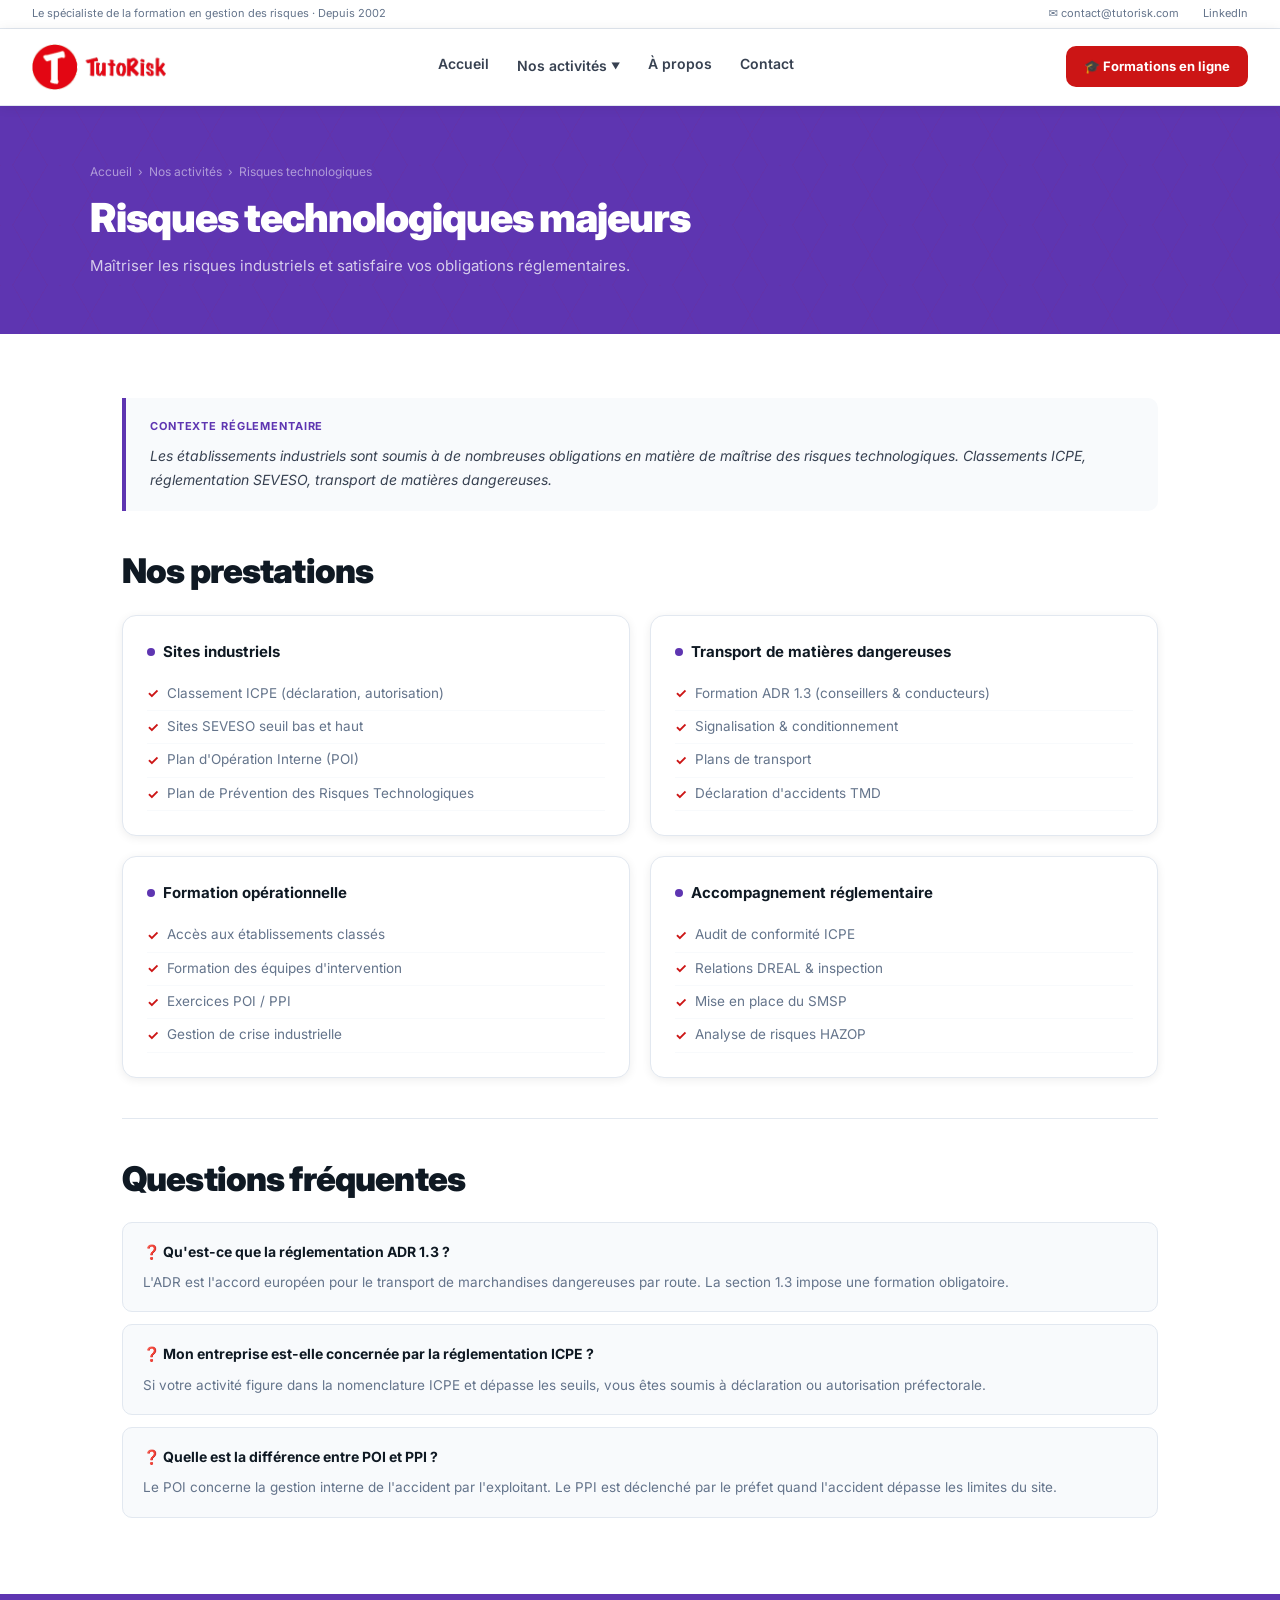
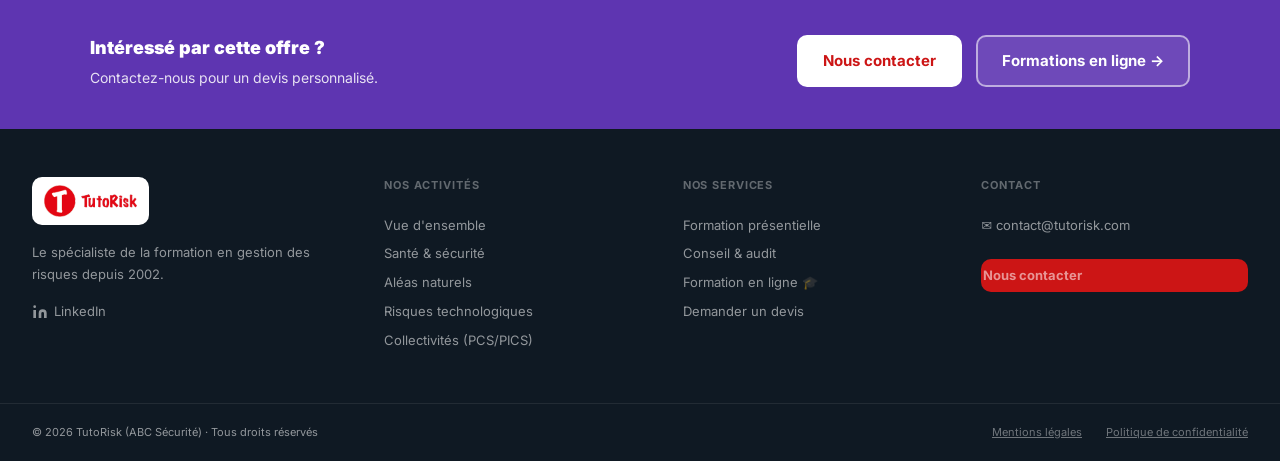
<file: risques-technologiques.html>
<!DOCTYPE html><html lang="fr"><head>
<meta charset="UTF-8"><meta name="viewport" content="width=device-width,initial-scale=1.0">
<title>Risques technologiques — ICPE, ADR, Seveso | TutoRisk</title><meta name="description" content="Formations et conseil pour ICPE, sites Seveso, transport ADR. Conformité réglementaire industrielle.">
<link rel="icon" type="image/png" sizes="32x32" href="/assets/icon-32.png">
<link rel="icon" type="image/png" sizes="16x16" href="/assets/icon-16.png">
<link rel="icon" href="/assets/favicon.ico" sizes="any">
<link rel="apple-touch-icon" href="/assets/icon-180.png">
<link rel="manifest" href="/assets/site.webmanifest">
<meta name="theme-color" content="#CC1515">
<meta property="og:image" content="https://tutorisk.net/assets/icon-512.png">
<link rel="preconnect" href="https://fonts.googleapis.com">
<link href="https://fonts.googleapis.com/css2?family=Inter:wght@400;500;600;700;800;900&display=swap" rel="stylesheet">
<link rel="stylesheet" href="/css/style.css?v=2">
</head><body>
<div class="topbar">
  <span>Le spécialiste de la formation en gestion des risques · Depuis 2002</span>
  <div class="topbar-links">
    <a href="mailto:contact@tutorisk.com">✉ contact@tutorisk.com</a>
    <a href="https://linkedin.com/company/tutorisk" target="_blank" rel="noreferrer">LinkedIn</a>
  </div>
</div>
<nav class="navbar" id="navbar">
  <div class="nav-inner">
    <a href="/index.html" class="nav-logo" aria-label="TutoRisk — accueil"><img src="/assets/logo-horizontal.png?v=2" alt="TutoRisk" class="nav-logo-img"></a>
    <div class="nav-links" id="nav-links">
      <a href="/index.html">Accueil</a>
      <div class="nav-dropdown" id="dropdown-activites">
        <button class="nav-dropdown-trigger" aria-expanded="false" aria-haspopup="true">Nos activités <span class="chevron">▼</span></button>
        <div class="nav-dropdown-menu" role="menu">
          <a href="/nos-activites.html">📋 Vue d'ensemble</a>
          <div class="dropdown-divider"></div>
          <a href="/sante-securite.html">👷 Santé &amp; sécurité au travail</a>
          <a href="/aleas-naturels.html">🌊 Aléas naturels</a>
          <a href="/risques-technologiques.html">🏭 Risques technologiques</a>
          <a href="/collectivites.html">🏛️ Collectivités (PCS/PICS)</a>
          <div class="dropdown-divider"></div>
          <a href="/formation-presentielle.html">👥 Formation présentielle</a>
          <a href="/conseil-audit.html">🔍 Conseil &amp; audit</a>
        </div>
      </div>
      <a href="/a-propos.html">À propos</a>
      <a href="/contact.html">Contact</a>
    </div>
    <div class="nav-actions">
      <a href="https://formation.tutorisk.com" target="_blank" rel="noreferrer" class="btn btn-red btn-sm">🎓 Formations en ligne</a>
      <button class="burger" id="burger" aria-label="Menu" aria-expanded="false"><span></span><span></span><span></span></button>
    </div>
  </div>
  <div class="nav-mobile" id="nav-mobile" hidden>
    <a href="/index.html">Accueil</a>
    <div class="mobile-section">Nos activités</div>
    <a href="/nos-activites.html" class="indent">Vue d'ensemble</a>
    <a href="/sante-securite.html" class="indent">👷 Santé &amp; sécurité</a>
    <a href="/aleas-naturels.html" class="indent">🌊 Aléas naturels</a>
    <a href="/risques-technologiques.html" class="indent">🏭 Risques technologiques</a>
    <a href="/collectivites.html" class="indent">🏛️ Collectivités</a>
    <a href="/formation-presentielle.html" class="indent">👥 Formation présentielle</a>
    <a href="/conseil-audit.html" class="indent">🔍 Conseil &amp; audit</a>
    <a href="/a-propos.html">À propos</a>
    <a href="/contact.html">Contact</a>
    <a href="https://formation.tutorisk.com" target="_blank" class="mobile-cta">🎓 Accéder aux formations en ligne</a>
  </div>
</nav>

<div class="page-hero hero-risques"><div class="hero-pattern" aria-hidden="true"></div><div class="page-hero-inner">
  <nav class="breadcrumb"><a href="/index.html">Accueil</a><span>›</span><a href="/nos-activites.html">Nos activités</a><span>›</span><span>Risques technologiques</span></nav>
  <h1>Risques technologiques majeurs</h1><p class="subtitle">Maîtriser les risques industriels et satisfaire vos obligations réglementaires.</p>
</div></div>
<section class="section"><div class="container">
  <div class="reglement-box" style="border-left-color:#5E35B1"><div class="label" style="color:#5E35B1">Contexte réglementaire</div><p>Les établissements industriels sont soumis à de nombreuses obligations en matière de maîtrise des risques technologiques. Classements ICPE, réglementation SEVESO, transport de matières dangereuses.</p></div>
  <h2 class="section-title" style="margin-bottom:1.5rem">Nos prestations</h2>
  <div class="grid-2" style="margin-bottom:2.5rem"><div class="card"><h3 style="font-size:.9375rem;font-weight:700;color:var(--dark);margin-bottom:.875rem;display:flex;align-items:center;gap:.5rem"><span style="width:8px;height:8px;border-radius:50%;background:#5E35B1;display:inline-block;flex-shrink:0"></span>Sites industriels</h3><ul class="check-list"><li>Classement ICPE (déclaration, autorisation)</li><li>Sites SEVESO seuil bas et haut</li><li>Plan d'Opération Interne (POI)</li><li>Plan de Prévention des Risques Technologiques</li></ul></div><div class="card"><h3 style="font-size:.9375rem;font-weight:700;color:var(--dark);margin-bottom:.875rem;display:flex;align-items:center;gap:.5rem"><span style="width:8px;height:8px;border-radius:50%;background:#5E35B1;display:inline-block;flex-shrink:0"></span>Transport de matières dangereuses</h3><ul class="check-list"><li>Formation ADR 1.3 (conseillers &amp; conducteurs)</li><li>Signalisation &amp; conditionnement</li><li>Plans de transport</li><li>Déclaration d'accidents TMD</li></ul></div><div class="card"><h3 style="font-size:.9375rem;font-weight:700;color:var(--dark);margin-bottom:.875rem;display:flex;align-items:center;gap:.5rem"><span style="width:8px;height:8px;border-radius:50%;background:#5E35B1;display:inline-block;flex-shrink:0"></span>Formation opérationnelle</h3><ul class="check-list"><li>Accès aux établissements classés</li><li>Formation des équipes d'intervention</li><li>Exercices POI / PPI</li><li>Gestion de crise industrielle</li></ul></div><div class="card"><h3 style="font-size:.9375rem;font-weight:700;color:var(--dark);margin-bottom:.875rem;display:flex;align-items:center;gap:.5rem"><span style="width:8px;height:8px;border-radius:50%;background:#5E35B1;display:inline-block;flex-shrink:0"></span>Accompagnement réglementaire</h3><ul class="check-list"><li>Audit de conformité ICPE</li><li>Relations DREAL &amp; inspection</li><li>Mise en place du SMSP</li><li>Analyse de risques HAZOP</li></ul></div></div>
  <div style="border-top:1px solid var(--border);padding-top:2.5rem">
    <h2 class="section-title" style="margin-bottom:1.5rem">Questions fréquentes</h2><div class="faq-item"><div class="faq-q">❓ Qu'est-ce que la réglementation ADR 1.3 ?</div><div class="faq-a">L'ADR est l'accord européen pour le transport de marchandises dangereuses par route. La section 1.3 impose une formation obligatoire.</div></div><div class="faq-item"><div class="faq-q">❓ Mon entreprise est-elle concernée par la réglementation ICPE ?</div><div class="faq-a">Si votre activité figure dans la nomenclature ICPE et dépasse les seuils, vous êtes soumis à déclaration ou autorisation préfectorale.</div></div><div class="faq-item"><div class="faq-q">❓ Quelle est la différence entre POI et PPI ?</div><div class="faq-a">Le POI concerne la gestion interne de l'accident par l'exploitant. Le PPI est déclenché par le préfet quand l'accident dépasse les limites du site.</div></div>
  </div>
</div></section>
<section style="background:#5E35B1;padding:2.5rem 2rem;color:#fff"><div style="max-width:var(--max-width);margin:0 auto;display:flex;justify-content:space-between;align-items:center;flex-wrap:wrap;gap:1rem">
  <div><div style="font-size:1.125rem;font-weight:900;margin-bottom:.25rem">Intéressé par cette offre ?</div><div style="font-size:.875rem;opacity:.85">Contactez-nous pour un devis personnalisé.</div></div>
  <div style="display:flex;gap:.875rem;flex-wrap:wrap"><a href="/contact.html" class="btn btn-white">Nous contacter</a><a href="https://formation.tutorisk.com" target="_blank" rel="noreferrer" class="btn btn-outline-white">Formations en ligne →</a></div>
</div></section>
<footer class="footer">
  <div class="footer-inner">
    <div class="footer-brand">
      <a href="/index.html" class="footer-logo" aria-label="TutoRisk — accueil"><img src="/assets/logo-horizontal.png?v=2" alt="TutoRisk" class="footer-logo-img"></a>
      <p>Le spécialiste de la formation en gestion des risques depuis 2002.</p>
      <a href="https://linkedin.com/company/tutorisk" target="_blank" rel="noreferrer" class="footer-linkedin">
        <svg width="16" height="16" viewBox="0 0 24 24" fill="currentColor"><path d="M16 8a6 6 0 016 6v7h-4v-7a2 2 0 00-4 0v7h-4v-7a6 6 0 016-6zM2 9h4v12H2z"/><circle cx="4" cy="4" r="2"/></svg>
        LinkedIn
      </a>
    </div>
    <div class="footer-col">
      <div class="footer-heading">Nos activités</div>
      <a href="/nos-activites.html">Vue d'ensemble</a>
      <a href="/sante-securite.html">Santé &amp; sécurité</a>
      <a href="/aleas-naturels.html">Aléas naturels</a>
      <a href="/risques-technologiques.html">Risques technologiques</a>
      <a href="/collectivites.html">Collectivités (PCS/PICS)</a>
    </div>
    <div class="footer-col">
      <div class="footer-heading">Nos services</div>
      <a href="/formation-presentielle.html">Formation présentielle</a>
      <a href="/conseil-audit.html">Conseil &amp; audit</a>
      <a href="https://formation.tutorisk.com" target="_blank" rel="noreferrer">Formation en ligne 🎓</a>
      <a href="/contact.html">Demander un devis</a>
    </div>
    <div class="footer-col">
      <div class="footer-heading">Contact</div>
      <a href="mailto:contact@tutorisk.com">✉ contact@tutorisk.com</a>
      <div style="margin-top:1.25rem"><a href="/contact.html" class="btn btn-red btn-sm">Nous contacter</a></div>
    </div>
  </div>
  <div class="footer-bottom">
    <span>© 2026 TutoRisk (ABC Sécurité) · Tous droits réservés</span>
    <div class="footer-bottom-links">
      <a href="/mentions-legales.html">Mentions légales</a>
      <a href="/politique-confidentialite.html">Politique de confidentialité</a>
    </div>
  </div>
</footer>
<script src="/js/config.js?v=2"></script>
<script src="/js/main.js?v=2"></script>
</body></html>
</file>
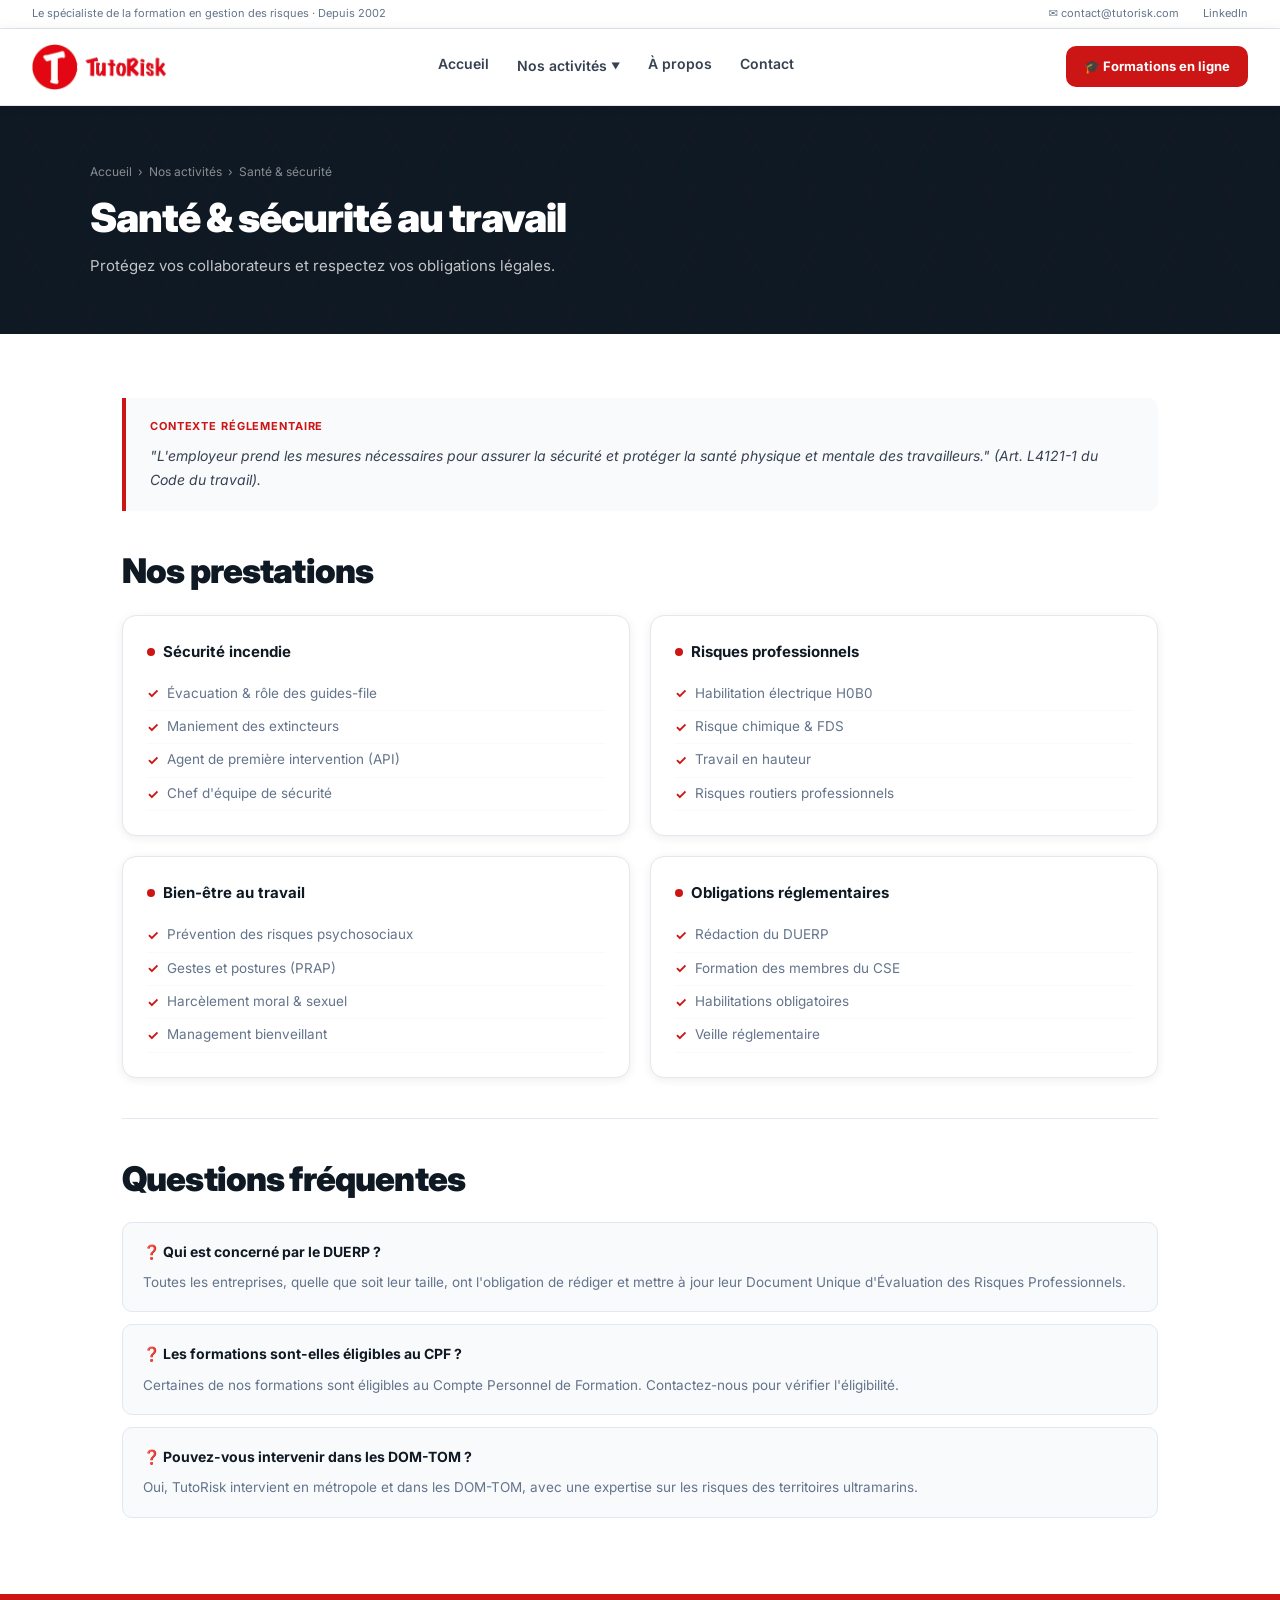
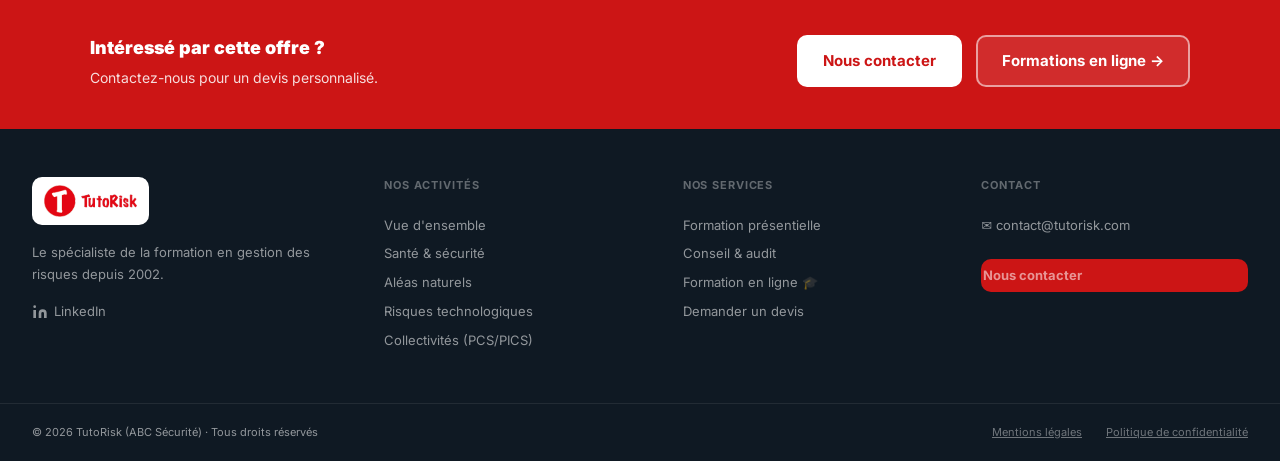
<file: sante-securite.html>
<!DOCTYPE html><html lang="fr"><head>
<meta charset="UTF-8"><meta name="viewport" content="width=device-width,initial-scale=1.0">
<title>Santé & sécurité au travail — Formations & conseil | TutoRisk</title><meta name="description" content="Formations incendie, habilitation électrique, risques chimiques, PRAP, RPS, DUERP. Conformité Code du travail.">
<link rel="icon" type="image/png" sizes="32x32" href="/assets/icon-32.png">
<link rel="icon" type="image/png" sizes="16x16" href="/assets/icon-16.png">
<link rel="icon" href="/assets/favicon.ico" sizes="any">
<link rel="apple-touch-icon" href="/assets/icon-180.png">
<link rel="manifest" href="/assets/site.webmanifest">
<meta name="theme-color" content="#CC1515">
<meta property="og:image" content="https://tutorisk.net/assets/icon-512.png">
<link rel="preconnect" href="https://fonts.googleapis.com">
<link href="https://fonts.googleapis.com/css2?family=Inter:wght@400;500;600;700;800;900&display=swap" rel="stylesheet">
<link rel="stylesheet" href="/css/style.css?v=2">
</head><body>
<div class="topbar">
  <span>Le spécialiste de la formation en gestion des risques · Depuis 2002</span>
  <div class="topbar-links">
    <a href="mailto:contact@tutorisk.com">✉ contact@tutorisk.com</a>
    <a href="https://linkedin.com/company/tutorisk" target="_blank" rel="noreferrer">LinkedIn</a>
  </div>
</div>
<nav class="navbar" id="navbar">
  <div class="nav-inner">
    <a href="/index.html" class="nav-logo" aria-label="TutoRisk — accueil"><img src="/assets/logo-horizontal.png?v=2" alt="TutoRisk" class="nav-logo-img"></a>
    <div class="nav-links" id="nav-links">
      <a href="/index.html">Accueil</a>
      <div class="nav-dropdown" id="dropdown-activites">
        <button class="nav-dropdown-trigger" aria-expanded="false" aria-haspopup="true">Nos activités <span class="chevron">▼</span></button>
        <div class="nav-dropdown-menu" role="menu">
          <a href="/nos-activites.html">📋 Vue d'ensemble</a>
          <div class="dropdown-divider"></div>
          <a href="/sante-securite.html">👷 Santé &amp; sécurité au travail</a>
          <a href="/aleas-naturels.html">🌊 Aléas naturels</a>
          <a href="/risques-technologiques.html">🏭 Risques technologiques</a>
          <a href="/collectivites.html">🏛️ Collectivités (PCS/PICS)</a>
          <div class="dropdown-divider"></div>
          <a href="/formation-presentielle.html">👥 Formation présentielle</a>
          <a href="/conseil-audit.html">🔍 Conseil &amp; audit</a>
        </div>
      </div>
      <a href="/a-propos.html">À propos</a>
      <a href="/contact.html">Contact</a>
    </div>
    <div class="nav-actions">
      <a href="https://formation.tutorisk.com" target="_blank" rel="noreferrer" class="btn btn-red btn-sm">🎓 Formations en ligne</a>
      <button class="burger" id="burger" aria-label="Menu" aria-expanded="false"><span></span><span></span><span></span></button>
    </div>
  </div>
  <div class="nav-mobile" id="nav-mobile" hidden>
    <a href="/index.html">Accueil</a>
    <div class="mobile-section">Nos activités</div>
    <a href="/nos-activites.html" class="indent">Vue d'ensemble</a>
    <a href="/sante-securite.html" class="indent">👷 Santé &amp; sécurité</a>
    <a href="/aleas-naturels.html" class="indent">🌊 Aléas naturels</a>
    <a href="/risques-technologiques.html" class="indent">🏭 Risques technologiques</a>
    <a href="/collectivites.html" class="indent">🏛️ Collectivités</a>
    <a href="/formation-presentielle.html" class="indent">👥 Formation présentielle</a>
    <a href="/conseil-audit.html" class="indent">🔍 Conseil &amp; audit</a>
    <a href="/a-propos.html">À propos</a>
    <a href="/contact.html">Contact</a>
    <a href="https://formation.tutorisk.com" target="_blank" class="mobile-cta">🎓 Accéder aux formations en ligne</a>
  </div>
</nav>

<div class="page-hero "><div class="hero-pattern" aria-hidden="true"></div><div class="page-hero-inner">
  <nav class="breadcrumb"><a href="/index.html">Accueil</a><span>›</span><a href="/nos-activites.html">Nos activités</a><span>›</span><span>Santé &amp; sécurité</span></nav>
  <h1>Santé &amp; sécurité au travail</h1><p class="subtitle">Protégez vos collaborateurs et respectez vos obligations légales.</p>
</div></div>
<section class="section"><div class="container">
  <div class="reglement-box" style="border-left-color:#CC1515"><div class="label" style="color:#CC1515">Contexte réglementaire</div><p>"L'employeur prend les mesures nécessaires pour assurer la sécurité et protéger la santé physique et mentale des travailleurs." (Art. L4121-1 du Code du travail).</p></div>
  <h2 class="section-title" style="margin-bottom:1.5rem">Nos prestations</h2>
  <div class="grid-2" style="margin-bottom:2.5rem"><div class="card"><h3 style="font-size:.9375rem;font-weight:700;color:var(--dark);margin-bottom:.875rem;display:flex;align-items:center;gap:.5rem"><span style="width:8px;height:8px;border-radius:50%;background:#CC1515;display:inline-block;flex-shrink:0"></span>Sécurité incendie</h3><ul class="check-list"><li>Évacuation &amp; rôle des guides-file</li><li>Maniement des extincteurs</li><li>Agent de première intervention (API)</li><li>Chef d'équipe de sécurité</li></ul></div><div class="card"><h3 style="font-size:.9375rem;font-weight:700;color:var(--dark);margin-bottom:.875rem;display:flex;align-items:center;gap:.5rem"><span style="width:8px;height:8px;border-radius:50%;background:#CC1515;display:inline-block;flex-shrink:0"></span>Risques professionnels</h3><ul class="check-list"><li>Habilitation électrique H0B0</li><li>Risque chimique &amp; FDS</li><li>Travail en hauteur</li><li>Risques routiers professionnels</li></ul></div><div class="card"><h3 style="font-size:.9375rem;font-weight:700;color:var(--dark);margin-bottom:.875rem;display:flex;align-items:center;gap:.5rem"><span style="width:8px;height:8px;border-radius:50%;background:#CC1515;display:inline-block;flex-shrink:0"></span>Bien-être au travail</h3><ul class="check-list"><li>Prévention des risques psychosociaux</li><li>Gestes et postures (PRAP)</li><li>Harcèlement moral &amp; sexuel</li><li>Management bienveillant</li></ul></div><div class="card"><h3 style="font-size:.9375rem;font-weight:700;color:var(--dark);margin-bottom:.875rem;display:flex;align-items:center;gap:.5rem"><span style="width:8px;height:8px;border-radius:50%;background:#CC1515;display:inline-block;flex-shrink:0"></span>Obligations réglementaires</h3><ul class="check-list"><li>Rédaction du DUERP</li><li>Formation des membres du CSE</li><li>Habilitations obligatoires</li><li>Veille réglementaire</li></ul></div></div>
  <div style="border-top:1px solid var(--border);padding-top:2.5rem">
    <h2 class="section-title" style="margin-bottom:1.5rem">Questions fréquentes</h2><div class="faq-item"><div class="faq-q">❓ Qui est concerné par le DUERP ?</div><div class="faq-a">Toutes les entreprises, quelle que soit leur taille, ont l'obligation de rédiger et mettre à jour leur Document Unique d'Évaluation des Risques Professionnels.</div></div><div class="faq-item"><div class="faq-q">❓ Les formations sont-elles éligibles au CPF ?</div><div class="faq-a">Certaines de nos formations sont éligibles au Compte Personnel de Formation. Contactez-nous pour vérifier l'éligibilité.</div></div><div class="faq-item"><div class="faq-q">❓ Pouvez-vous intervenir dans les DOM-TOM ?</div><div class="faq-a">Oui, TutoRisk intervient en métropole et dans les DOM-TOM, avec une expertise sur les risques des territoires ultramarins.</div></div>
  </div>
</div></section>
<section style="background:#CC1515;padding:2.5rem 2rem;color:#fff"><div style="max-width:var(--max-width);margin:0 auto;display:flex;justify-content:space-between;align-items:center;flex-wrap:wrap;gap:1rem">
  <div><div style="font-size:1.125rem;font-weight:900;margin-bottom:.25rem">Intéressé par cette offre ?</div><div style="font-size:.875rem;opacity:.85">Contactez-nous pour un devis personnalisé.</div></div>
  <div style="display:flex;gap:.875rem;flex-wrap:wrap"><a href="/contact.html" class="btn btn-white">Nous contacter</a><a href="https://formation.tutorisk.com" target="_blank" rel="noreferrer" class="btn btn-outline-white">Formations en ligne →</a></div>
</div></section>
<footer class="footer">
  <div class="footer-inner">
    <div class="footer-brand">
      <a href="/index.html" class="footer-logo" aria-label="TutoRisk — accueil"><img src="/assets/logo-horizontal.png?v=2" alt="TutoRisk" class="footer-logo-img"></a>
      <p>Le spécialiste de la formation en gestion des risques depuis 2002.</p>
      <a href="https://linkedin.com/company/tutorisk" target="_blank" rel="noreferrer" class="footer-linkedin">
        <svg width="16" height="16" viewBox="0 0 24 24" fill="currentColor"><path d="M16 8a6 6 0 016 6v7h-4v-7a2 2 0 00-4 0v7h-4v-7a6 6 0 016-6zM2 9h4v12H2z"/><circle cx="4" cy="4" r="2"/></svg>
        LinkedIn
      </a>
    </div>
    <div class="footer-col">
      <div class="footer-heading">Nos activités</div>
      <a href="/nos-activites.html">Vue d'ensemble</a>
      <a href="/sante-securite.html">Santé &amp; sécurité</a>
      <a href="/aleas-naturels.html">Aléas naturels</a>
      <a href="/risques-technologiques.html">Risques technologiques</a>
      <a href="/collectivites.html">Collectivités (PCS/PICS)</a>
    </div>
    <div class="footer-col">
      <div class="footer-heading">Nos services</div>
      <a href="/formation-presentielle.html">Formation présentielle</a>
      <a href="/conseil-audit.html">Conseil &amp; audit</a>
      <a href="https://formation.tutorisk.com" target="_blank" rel="noreferrer">Formation en ligne 🎓</a>
      <a href="/contact.html">Demander un devis</a>
    </div>
    <div class="footer-col">
      <div class="footer-heading">Contact</div>
      <a href="mailto:contact@tutorisk.com">✉ contact@tutorisk.com</a>
      <div style="margin-top:1.25rem"><a href="/contact.html" class="btn btn-red btn-sm">Nous contacter</a></div>
    </div>
  </div>
  <div class="footer-bottom">
    <span>© 2026 TutoRisk (ABC Sécurité) · Tous droits réservés</span>
    <div class="footer-bottom-links">
      <a href="/mentions-legales.html">Mentions légales</a>
      <a href="/politique-confidentialite.html">Politique de confidentialité</a>
    </div>
  </div>
</footer>
<script src="/js/config.js?v=2"></script>
<script src="/js/main.js?v=2"></script>
</body></html>
</file>
<file: css/style.css>
/* ═══════════════════════════════════════════════════════════
   TutoRisk — Feuille de style principale
   ═══════════════════════════════════════════════════════════ */

:root {
  --red:        #CC1515;
  --red-dark:   #A50F0F;
  --red-light:  #FFF5F5;
  --dark:       #0F1923;
  --dark-2:     #1E293B;
  --text:       #374151;
  --text-light: #64748B;
  --text-muted: #94A3B8;
  --border:     #E2E8F0;
  --bg:         #F8FAFC;
  --white:      #ffffff;
  --shadow:     0 2px 10px rgba(0,0,0,.07);
  --shadow-lg:  0 12px 40px rgba(0,0,0,.12);
  --radius:     10px;
  --radius-lg:  14px;
  --transition: all .2s ease;
  --font:       'Inter', system-ui, -apple-system, sans-serif;
  --max-width:  1100px;
}

*,*::before,*::after { box-sizing: border-box; margin: 0; padding: 0; }

html { scroll-behavior: smooth; }

body {
  font-family: var(--font);
  color: var(--text);
  background: var(--white);
  line-height: 1.6;
  -webkit-font-smoothing: antialiased;
}

img { max-width: 100%; height: auto; display: block; }
a { color: inherit; text-decoration: none; }

/* ── Utilitaires ─────────────────────────────────────────── */
.container { max-width: var(--max-width); margin: 0 auto; padding: 0 2rem; }
.sr-only { position:absolute; width:1px; height:1px; padding:0; margin:-1px; overflow:hidden; clip:rect(0,0,0,0); white-space:nowrap; border:0; }

.section { padding: 4rem 0; }
.section-sm { padding: 2.5rem 0; }

.label {
  font-size: .6875rem;
  font-weight: 700;
  letter-spacing: .08em;
  text-transform: uppercase;
  color: var(--red);
  margin-bottom: .5rem;
}

.section-title {
  font-size: clamp(1.5rem, 3vw, 2.125rem);
  font-weight: 900;
  color: var(--dark);
  letter-spacing: -.025em;
  line-height: 1.15;
  margin-bottom: .75rem;
}

.section-subtitle {
  font-size: .9375rem;
  color: var(--text-light);
  max-width: 520px;
  line-height: 1.7;
}

/* ── Boutons ─────────────────────────────────────────────── */
.btn {
  display: inline-flex;
  align-items: center;
  gap: .4375rem;
  padding: .75rem 1.5rem;
  border-radius: var(--radius);
  font-size: .9375rem;
  font-weight: 700;
  cursor: pointer;
  border: 2px solid transparent;
  transition: var(--transition);
  text-decoration: none;
  white-space: nowrap;
}
.btn-sm { padding: .5rem 1rem; font-size: .8125rem; }
.btn-lg { padding: .875rem 2rem; font-size: 1rem; }

.btn-red    { background: var(--red); color: #fff; }
.btn-red:hover { background: var(--red-dark); transform: translateY(-1px); box-shadow: 0 4px 14px rgba(204,21,21,.35); }

.btn-white  { background: #fff; color: var(--red); }
.btn-white:hover { background: #FFF5F5; transform: translateY(-1px); }

.btn-outline { background: transparent; border-color: currentColor; color: var(--red); }
.btn-outline:hover { background: var(--red-light); }

.btn-outline-white { background: rgba(255,255,255,.1); border-color: rgba(255,255,255,.55); color: #fff; }
.btn-outline-white:hover { background: rgba(255,255,255,.2); border-color: #fff; }

.btn-dark { background: var(--dark); color: #fff; }
.btn-dark:hover { background: var(--dark-2); }

/* ── Cards ───────────────────────────────────────────────── */
.card {
  background: var(--white);
  border: 1px solid var(--border);
  border-radius: var(--radius-lg);
  padding: 1.5rem;
  box-shadow: var(--shadow);
}

.card-lift { transition: var(--transition); }
.card-lift:hover { transform: translateY(-4px); box-shadow: var(--shadow-lg); }

/* ── Bandeau supérieur ───────────────────────────────────── */
.topbar {
  background: #fff;
  color: var(--text-light);
  border-bottom: 1px solid var(--border);
  font-size: .6875rem;
  padding: .3125rem 2rem;
  display: flex;
  justify-content: space-between;
  align-items: center;
  gap: 1rem;
}
.topbar-links { display: flex; gap: 1.5rem; }
.topbar a { color: var(--text-light); transition: color .15s; }
.topbar a:hover { color: var(--red); }

/* ── Navigation ──────────────────────────────────────────── */
.navbar {
  background: var(--white);
  position: sticky;
  top: 0;
  z-index: 200;
  box-shadow: 0 1px 12px rgba(0,0,0,.08);
  border-bottom: 1px solid var(--border);
}

.nav-inner {
  max-width: 1280px;
  margin: 0 auto;
  padding: 0 2rem;
  height: 76px;
  overflow: hidden;
  display: flex;
  align-items: center;
  justify-content: space-between;
  gap: 1rem;
}

.nav-logo {
  display: flex;
  align-items: center;
  text-decoration: none;
  flex-shrink: 0;
}
.nav-logo-img {
  height: 46px;
  max-height: 60%;
  width: auto;
  display: block;
  object-fit: contain;
}

.nav-links {
  display: flex;
  align-items: center;
  gap: 1.75rem;
}

.nav-links > a {
  font-size: .875rem;
  font-weight: 600;
  color: var(--text);
  text-decoration: none;
  padding-bottom: .125rem;
  border-bottom: 2px solid transparent;
  transition: color .15s, border-color .15s;
}
.nav-links > a:hover,
.nav-links > a[aria-current] { color: var(--red); border-bottom-color: var(--red); }

/* Dropdown */
.nav-dropdown { position: relative; }

.nav-dropdown-trigger {
  background: none;
  border: none;
  font: 600 .875rem/1 var(--font);
  color: var(--text);
  cursor: pointer;
  display: flex;
  align-items: center;
  gap: .25rem;
  padding: .25rem 0;
  border-bottom: 2px solid transparent;
  transition: color .15s, border-color .15s;
}
.nav-dropdown-trigger:hover,
.nav-dropdown-trigger[aria-expanded="true"] { color: var(--red); border-bottom-color: var(--red); }

.chevron { font-size: .5625rem; transition: transform .2s; }
.nav-dropdown-trigger[aria-expanded="true"] .chevron { transform: rotate(180deg); }

.nav-dropdown-menu {
  position: absolute;
  top: calc(100% + 14px);
  left: 50%;
  transform: translateX(-50%);
  background: var(--white);
  border: 1px solid var(--border);
  border-radius: var(--radius-lg);
  box-shadow: var(--shadow-lg);
  min-width: 240px;
  overflow: hidden;
  z-index: 300;
  padding: .375rem;
  display: none;
}
.nav-dropdown-menu.open { display: block; animation: fadeDown .15s ease; }

@keyframes fadeDown {
  from { opacity: 0; transform: translateX(-50%) translateY(-6px); }
  to   { opacity: 1; transform: translateX(-50%) translateY(0); }
}

.nav-dropdown-menu a {
  display: flex;
  align-items: center;
  gap: .625rem;
  padding: .625rem .75rem;
  font-size: .8125rem;
  font-weight: 500;
  color: var(--text);
  border-radius: .5rem;
  transition: background .12s, color .12s;
}
.nav-dropdown-menu a:hover { background: var(--red-light); color: var(--red); }
.dropdown-divider { height: 1px; background: var(--border); margin: .25rem .5rem; }

.nav-actions { display: flex; align-items: center; gap: .75rem; }

/* Burger */
.burger {
  display: none;
  flex-direction: column;
  justify-content: center;
  gap: 5px;
  width: 36px;
  height: 36px;
  background: none;
  border: none;
  cursor: pointer;
  padding: .25rem;
}
.burger span {
  display: block;
  width: 22px;
  height: 2px;
  background: var(--text);
  border-radius: 2px;
  transition: var(--transition);
}
.burger.open span:nth-child(1) { transform: rotate(45deg) translate(5px, 5px); }
.burger.open span:nth-child(2) { opacity: 0; }
.burger.open span:nth-child(3) { transform: rotate(-45deg) translate(5px, -5px); }

/* Menu mobile */
.nav-mobile {
  border-top: 1px solid var(--border);
  padding: .75rem 1.25rem 1.25rem;
  background: var(--white);
}
.nav-mobile a {
  display: block;
  padding: .625rem 0;
  font-size: .9375rem;
  font-weight: 600;
  color: var(--text);
  border-bottom: 1px solid #F5F5F5;
}
.nav-mobile a:hover { color: var(--red); }
.nav-mobile a.indent { padding-left: 1.25rem; font-size: .875rem; font-weight: 500; }
.nav-mobile .mobile-section { font-size: .6875rem; font-weight: 700; text-transform: uppercase; letter-spacing: .08em; color: var(--text-muted); padding: .875rem 0 .25rem; }
.nav-mobile .mobile-cta { display: block; text-align: center; background: var(--red); color: #fff; border-radius: var(--radius); padding: .75rem; margin-top: .875rem; font-weight: 700; }

/* ── Hero ────────────────────────────────────────────────── */
.hero {
  background: var(--white);
  color: var(--text);
  position: relative;
  overflow: hidden;
  border-bottom: 1px solid var(--border);
}

.hero-pattern {
  position: absolute;
  inset: 0;
  opacity: .04;
  background-image:
    repeating-linear-gradient(60deg, #CC1515 0, #CC1515 1px, transparent 0, transparent 50%),
    repeating-linear-gradient(-60deg, #CC1515 0, #CC1515 1px, transparent 0, transparent 50%);
  background-size: 60px 60px;
  pointer-events: none;
}

.hero-glow {
  position: absolute;
  top: -100px; right: -100px;
  width: 500px; height: 500px;
  background: radial-gradient(circle, rgba(204,21,21,.2) 0%, transparent 70%);
  pointer-events: none;
}

.hero-inner {
  position: relative;
  z-index: 1;
  max-width: var(--max-width);
  margin: 0 auto;
  padding: 5rem 2rem 4.5rem;
}

.hero-tag {
  display: inline-flex;
  align-items: center;
  gap: .375rem;
  background: var(--red-light);
  border: 1px solid rgba(204,21,21,.25);
  color: var(--red);
  font-size: .6875rem;
  font-weight: 700;
  letter-spacing: .08em;
  text-transform: uppercase;
  padding: .25rem .875rem;
  border-radius: 20px;
  margin-bottom: 1.5rem;
}

.hero h1 {
  font-size: clamp(2rem, 5vw, 3.25rem);
  font-weight: 900;
  line-height: 1.1;
  letter-spacing: -.04em;
  margin-bottom: 1.25rem;
  color: var(--dark);
}
.hero h1 .accent { color: var(--red); }

.hero-sub {
  font-size: 1rem;
  color: var(--text-light);
  max-width: 520px;
  line-height: 1.75;
  margin-bottom: 2rem;
}

.hero-ctas { display: flex; gap: .875rem; flex-wrap: wrap; margin-bottom: 2rem; }

.hero-badges {
  display: flex;
  gap: 1.5rem;
  flex-wrap: wrap;
  padding-top: 1.5rem;
  border-top: 1px solid var(--border);
  font-size: .75rem;
  color: var(--text-light);
}

/* ── Bande de stats ──────────────────────────────────────── */
.stats-bar {
  background: var(--red);
  padding: 1.25rem 2rem;
}
.stats-bar-inner {
  max-width: var(--max-width);
  margin: 0 auto;
  display: grid;
  grid-template-columns: repeat(4, 1fr);
  gap: 1rem;
}
.stat-item { text-align: center; color: #fff; }
.stat-num  { font-size: 1.875rem; font-weight: 900; line-height: 1; }
.stat-label { font-size: .6875rem; opacity: .8; margin-top: .25rem; font-weight: 500; }

/* ── Page hero (pages intérieures) ──────────────────────── */
.page-hero {
  background: var(--dark);
  color: #fff;
  padding: 3.5rem 2rem;
  position: relative;
  overflow: hidden;
}
.page-hero .hero-pattern { opacity: .04; }
.page-hero-inner {
  max-width: var(--max-width);
  margin: 0 auto;
  position: relative;
  z-index: 1;
}
.breadcrumb {
  font-size: .75rem;
  color: rgba(255,255,255,.5);
  margin-bottom: .875rem;
  display: flex;
  gap: .375rem;
  align-items: center;
}
.breadcrumb a { color: rgba(255,255,255,.5); text-decoration: none; }
.breadcrumb a:hover { color: rgba(255,255,255,.8); }
.page-hero h1 {
  font-size: clamp(1.625rem, 4vw, 2.5rem);
  font-weight: 900;
  line-height: 1.15;
  letter-spacing: -.025em;
  margin-bottom: .75rem;
}
.page-hero .subtitle {
  font-size: .9375rem;
  color: rgba(255,255,255,.75);
  max-width: 600px;
  line-height: 1.7;
}

/* Variantes colorées pour les pages d'activité */
.hero-sst     { background: #CC1515; }
.hero-aleas   { background: #1565C0; }
.hero-risques { background: #5E35B1; }
.hero-coll    { background: #0D47A1; }

/* ── Grilles de cards ────────────────────────────────────── */
.grid-2 { display: grid; grid-template-columns: repeat(2, 1fr); gap: 1.25rem; }
.grid-3 { display: grid; grid-template-columns: repeat(3, 1fr); gap: 1.25rem; }
.grid-4 { display: grid; grid-template-columns: repeat(4, 1fr); gap: 1rem; }
.grid-auto { display: grid; grid-template-columns: repeat(auto-fit, minmax(280px, 1fr)); gap: 1.25rem; }

/* ── Feature icon ────────────────────────────────────────── */
.feature-icon {
  width: 48px; height: 48px;
  border-radius: .75rem;
  display: flex;
  align-items: center;
  justify-content: center;
  font-size: 1.375rem;
  margin-bottom: 1.125rem;
  flex-shrink: 0;
}

/* ── Domain cards ────────────────────────────────────────── */
.domain-card {
  background: var(--white);
  border: 1px solid var(--border);
  border-top-width: 3px;
  border-radius: var(--radius-lg);
  padding: 1.5rem;
  box-shadow: var(--shadow);
  transition: var(--transition);
  cursor: pointer;
  text-decoration: none;
  color: inherit;
  display: block;
}
.domain-card:hover { transform: translateY(-3px); box-shadow: var(--shadow-lg); }
.domain-card:hover .domain-cta { opacity: 1; }
.domain-card-header { display: flex; gap: .75rem; align-items: center; margin-bottom: 1rem; }
.domain-card-icon { width: 44px; height: 44px; border-radius: .75rem; display: flex; align-items: center; justify-content: center; font-size: 1.25rem; flex-shrink: 0; }
.domain-card-title { font-size: .9375rem; font-weight: 800; color: var(--dark); line-height: 1.25; }
.domain-card p { font-size: .84375rem; color: var(--text-light); line-height: 1.65; margin-bottom: 1rem; }
.domain-cta { font-size: .8125rem; font-weight: 700; opacity: 0; transition: opacity .2s; }

/* ── List items (dans les cards détail) ─────────────────── */
.check-list { list-style: none; }
.check-list li {
  display: flex;
  gap: .5rem;
  align-items: flex-start;
  padding: .3125rem 0;
  font-size: .84375rem;
  color: var(--text-light);
  border-bottom: 1px solid var(--bg);
}
.check-list li::before { content: "✓"; color: var(--red); font-weight: 700; flex-shrink: 0; margin-top: .05rem; }

/* ── Réglementaire (citation en couleur) ─────────────────── */
.reglement-box {
  border-left: 4px solid var(--red);
  background: var(--bg);
  border-radius: 0 var(--radius) var(--radius) 0;
  padding: 1.25rem 1.5rem;
  margin-bottom: 2.5rem;
}
.reglement-box .label { margin-bottom: .5rem; }
.reglement-box p { font-size: .875rem; color: var(--text); line-height: 1.7; font-style: italic; }

/* ── FAQ ─────────────────────────────────────────────────── */
.faq-item {
  background: var(--bg);
  border: 1px solid var(--border);
  border-radius: var(--radius);
  padding: 1.125rem 1.25rem;
  margin-bottom: .75rem;
}
.faq-q { font-size: .875rem; font-weight: 700; color: var(--dark); margin-bottom: .5rem; }
.faq-a { font-size: .84375rem; color: var(--text-light); line-height: 1.65; }

/* ── CTA Section ─────────────────────────────────────────── */
.cta-section {
  background: var(--dark);
  color: #fff;
  padding: 4.5rem 2rem;
  text-align: center;
  position: relative;
  overflow: hidden;
}
.cta-section .hero-glow {
  top: -80px; right: 50%; transform: translateX(50%);
  background: radial-gradient(circle, rgba(204,21,21,.15) 0%, transparent 65%);
}
.cta-section .label { color: var(--red); }
.cta-section h2 { color: #F8FAFC; font-size: clamp(1.5rem, 4vw, 2.25rem); font-weight: 900; margin-bottom: .875rem; }
.cta-section p  { color: rgba(255,255,255,.7); font-size: .9375rem; max-width: 520px; margin: 0 auto 1.75rem; line-height: 1.7; }
.cta-buttons    { display: flex; gap: .875rem; justify-content: center; flex-wrap: wrap; }
.cta-badges     { display: flex; gap: 1.5rem; justify-content: center; flex-wrap: wrap; margin-top: 1.5rem; font-size: .75rem; color: rgba(255,255,255,.45); }

/* ── Steps ───────────────────────────────────────────────── */
.steps-grid { display: grid; grid-template-columns: repeat(3, 1fr); gap: 1.5rem; position: relative; }
.steps-grid::before {
  content: "";
  position: absolute;
  top: 27px; left: 17%; right: 17%;
  height: 2px;
  background: linear-gradient(90deg, var(--red) 0%, var(--border) 100%);
}
.step-card { background: var(--white); border: 1px solid var(--border); border-radius: var(--radius-lg); padding: 2rem 1.5rem; text-align: center; box-shadow: var(--shadow); }
.step-num  { width: 54px; height: 54px; border-radius: 50%; background: var(--bg); border: 2px solid var(--border); display: flex; align-items: center; justify-content: center; font-size: .875rem; font-weight: 800; color: var(--text-muted); margin: 0 auto 1.25rem; }
.step-num.active { background: var(--red); border-color: var(--red); color: #fff; font-size: 1.375rem; }
.step-title { font-size: .9375rem; font-weight: 800; color: var(--dark); margin-bottom: .75rem; line-height: 1.3; }
.step-desc  { font-size: .8125rem; color: var(--text-light); line-height: 1.65; }

/* ── Timeline ────────────────────────────────────────────── */
.timeline { position: relative; padding-left: 7.5rem; }
.timeline::before { content: ""; position: absolute; left: 3rem; top: 0; bottom: 0; width: 2px; background: linear-gradient(180deg, var(--red), var(--border)); }
.tl-item { margin-bottom: 2rem; }
.tl-year {
  position: absolute;
  left: 0;
  font-size: 1rem;
  font-weight: 900;
  color: var(--red);
  display: flex;
  align-items: center;
  gap: .75rem;
  white-space: nowrap;
}
.tl-year::after {
  content: "";
  width: 14px; height: 14px;
  border-radius: 50%;
  background: var(--red);
  border: 3px solid var(--white);
  outline: 2px solid var(--red);
  flex-shrink: 0;
  position: absolute;
  right: -4.5rem;
}
.tl-card { background: var(--bg); border: 1px solid var(--border); border-radius: var(--radius); padding: 1.125rem 1.25rem; position: relative; }
.tl-card .tl-year { position: relative; margin-bottom: .375rem; }
.tl-card h3 { font-size: .9375rem; font-weight: 700; color: var(--dark); margin-bottom: .375rem; }
.tl-card p  { font-size: .84375rem; color: var(--text-light); line-height: 1.65; }

/* Layout timeline simplifié */
.timeline-simple { display: flex; flex-direction: column; gap: 1.5rem; }
.tl-row { display: flex; gap: 1.5rem; align-items: flex-start; }
.tl-left { width: 4rem; flex-shrink: 0; text-align: right; }
.tl-left .year { font-size: 1rem; font-weight: 900; color: var(--red); }
.tl-dot-col { display: flex; flex-direction: column; align-items: center; flex-shrink: 0; }
.tl-dot { width: 14px; height: 14px; border-radius: 50%; background: var(--red); border: 3px solid var(--white); outline: 2px solid rgba(204,21,21,.3); flex-shrink: 0; }
.tl-line { width: 2px; background: linear-gradient(180deg, rgba(204,21,21,.3), transparent); flex: 1; min-height: 30px; }

/* ── Contact form ────────────────────────────────────────── */
.contact-grid { display: grid; grid-template-columns: 1fr 2fr; gap: 2.5rem; }
.contact-info-item { display: flex; gap: .75rem; margin-bottom: 1.25rem; align-items: flex-start; }
.contact-info-icon { width: 36px; height: 36px; border-radius: .5rem; background: var(--red-light); display: flex; align-items: center; justify-content: center; font-size: 1rem; flex-shrink: 0; }
.contact-info-label { font-size: .6875rem; font-weight: 600; text-transform: uppercase; letter-spacing: .05em; color: var(--text-muted); }
.contact-info-val { font-size: .875rem; color: var(--text); font-weight: 500; }
.contact-info-val a { color: var(--red); }

.form-row { display: grid; grid-template-columns: 1fr 1fr; gap: 1rem; margin-bottom: 1rem; }
.form-group { margin-bottom: 1rem; }
.form-group label { display: block; font-size: .75rem; font-weight: 600; color: var(--text); margin-bottom: .3125rem; }
.form-group input,
.form-group select,
.form-group textarea {
  width: 100%;
  border: 1.5px solid var(--border);
  border-radius: var(--radius);
  padding: .5625rem .75rem;
  font-size: .8125rem;
  font-family: var(--font);
  color: var(--text);
  background: var(--white);
  transition: border-color .15s;
  outline: none;
}
.form-group input:focus,
.form-group select:focus,
.form-group textarea:focus { border-color: var(--red); }
.form-group textarea { resize: vertical; min-height: 120px; }

.form-success { background: #F0FFF4; border: 1px solid #BBF7D0; border-radius: var(--radius); padding: 1.25rem; text-align: center; }
.form-success .icon { font-size: 2.5rem; margin-bottom: .75rem; }
.form-success h3 { color: #166534; font-size: 1.0625rem; margin-bottom: .5rem; }
.form-success p  { color: #15803D; font-size: .875rem; }

.form-error { background: #FFF5F5; border: 1px solid #FECACA; border-radius: var(--radius); padding: .75rem 1rem; color: var(--red); font-size: .8125rem; font-weight: 600; margin-bottom: .875rem; }
.form-notice { font-size: .6875rem; color: var(--text-muted); text-align: center; margin-top: .625rem; }

/* ── Grille fondateur & valeurs ──────────────────────────── */
.founder-card { display: flex; gap: 1.5rem; align-items: flex-start; flex-wrap: wrap; }
.founder-avatar {
  width: 80px; height: 80px;
  border-radius: 50%;
  background: linear-gradient(135deg, var(--red), #FF6B6B);
  display: flex;
  align-items: center;
  justify-content: center;
  font-size: 1.75rem;
  font-weight: 800;
  color: #fff;
  flex-shrink: 0;
}
.stats-box { background: var(--bg); border-radius: var(--radius-lg); padding: 1.75rem; border: 1px solid var(--border); }
.stats-box-row { display: flex; justify-content: space-between; align-items: center; padding: .875rem 0; border-bottom: 1px solid var(--border); }
.stats-box-row:last-child { border-bottom: none; }
.stats-box-val { font-size: 1.375rem; font-weight: 900; color: var(--red); }
.stats-box-lbl { font-size: .875rem; color: var(--text-light); }

/* ── Footer ─────────────────────────────────────────────── */
.footer { background: var(--dark); color: rgba(255,255,255,.55); }
.footer-inner {
  max-width: 1280px;
  margin: 0 auto;
  padding: 3rem 2rem;
  display: grid;
  grid-template-columns: 1.2fr repeat(3, 1fr);
  gap: 2rem;
}
.footer-logo { display: inline-flex; align-items: center; margin-bottom: 1rem; text-decoration: none; background: #fff; border-radius: 10px; padding: 8px 12px; }
.footer-logo-img { height: 32px; width: auto; display: block; object-fit: contain; }
.footer-brand p { font-size: .8125rem; line-height: 1.7; margin-bottom: 1rem; }
.footer-linkedin {
  display: inline-flex;
  align-items: center;
  gap: .375rem;
  color: rgba(255,255,255,.55);
  font-size: .8125rem;
  text-decoration: none;
  transition: color .15s;
}
.footer-linkedin:hover { color: #fff; }
.footer-heading { font-size: .6875rem; font-weight: 700; text-transform: uppercase; letter-spacing: .08em; color: rgba(255,255,255,.35); margin-bottom: 1rem; }
.footer-col a { display: block; font-size: .8125rem; color: rgba(255,255,255,.55); padding: .25rem 0; text-decoration: none; transition: color .15s; }
.footer-col a:hover { color: #fff; }
.footer-bottom {
  border-top: 1px solid rgba(255,255,255,.08);
  padding: 1.25rem 2rem;
  display: flex;
  justify-content: space-between;
  align-items: center;
  flex-wrap: wrap;
  gap: .5rem;
  max-width: 1280px;
  margin: 0 auto;
  font-size: .6875rem;
}
.footer-bottom-links { display: flex; gap: 1.5rem; }
.footer-bottom-links a { color: rgba(255,255,255,.4); text-decoration: underline; transition: color .15s; }
.footer-bottom-links a:hover { color: rgba(255,255,255,.7); }

/* ── Responsive ─────────────────────────────────────────── */
@media (max-width: 1024px) {
  .footer-inner { grid-template-columns: 1fr 1fr; }
}

@media (max-width: 768px) {
  .topbar { display: none; }
  .nav-links, .nav-actions .btn-red { display: none; }
  .burger { display: flex; }
  .nav-inner { height: 62px; }

  .stats-bar-inner { grid-template-columns: repeat(2, 1fr); }

  .hero-inner { padding: 3rem 1.25rem; }
  .hero h1 { font-size: clamp(1.75rem, 7vw, 2.5rem); }
  .page-hero { padding: 2.5rem 1.25rem; }

  .grid-2, .grid-3, .grid-4, .steps-grid, .contact-grid { grid-template-columns: 1fr; }
  .steps-grid::before { display: none; }
  .form-row { grid-template-columns: 1fr; }

  .section { padding: 2.5rem 0; }
  .container { padding: 0 1.25rem; }

  .footer-inner { grid-template-columns: 1fr; gap: 1.5rem; }
  .footer-bottom { flex-direction: column; text-align: center; }

  .hero-badges { gap: .875rem; }
}

@media (max-width: 480px) {
  .stats-bar-inner { grid-template-columns: repeat(2, 1fr); gap: .5rem; }
  .stat-num { font-size: 1.5rem; }
  .hero-ctas { flex-direction: column; }
  .cta-buttons { flex-direction: column; align-items: center; }
}

/* ── Animations ──────────────────────────────────────────── */
.fade-in { animation: fadeIn .6s ease both; }
@keyframes fadeIn { from { opacity:0; transform:translateY(16px); } to { opacity:1; transform:none; } }
.fade-in-1 { animation-delay: .1s; }
.fade-in-2 { animation-delay: .2s; }
.fade-in-3 { animation-delay: .3s; }


/* ── Logo dans le hero ───────────────────────────────────── */
.hero-logo {
  width: 120px;
  height: auto;
  display: block;
  margin-bottom: 1.5rem;
  animation: fadeIn .6s ease both;
}

/* Boutons du hero clair */
.hero .btn-white { background: var(--red); color: #fff; box-shadow: 0 4px 14px rgba(204,21,21,.25); }
.hero .btn-white:hover { background: var(--red-dark); }
.hero .btn-outline-white { background: transparent; border-color: var(--border); color: var(--text); }
.hero .btn-outline-white:hover { background: var(--bg); border-color: var(--red); color: var(--red); }

@media (max-width: 768px) {
  .hero-logo { width: 88px; margin-bottom: 1.25rem; }
  .nav-logo-img { height: 36px; }
}
</file>
